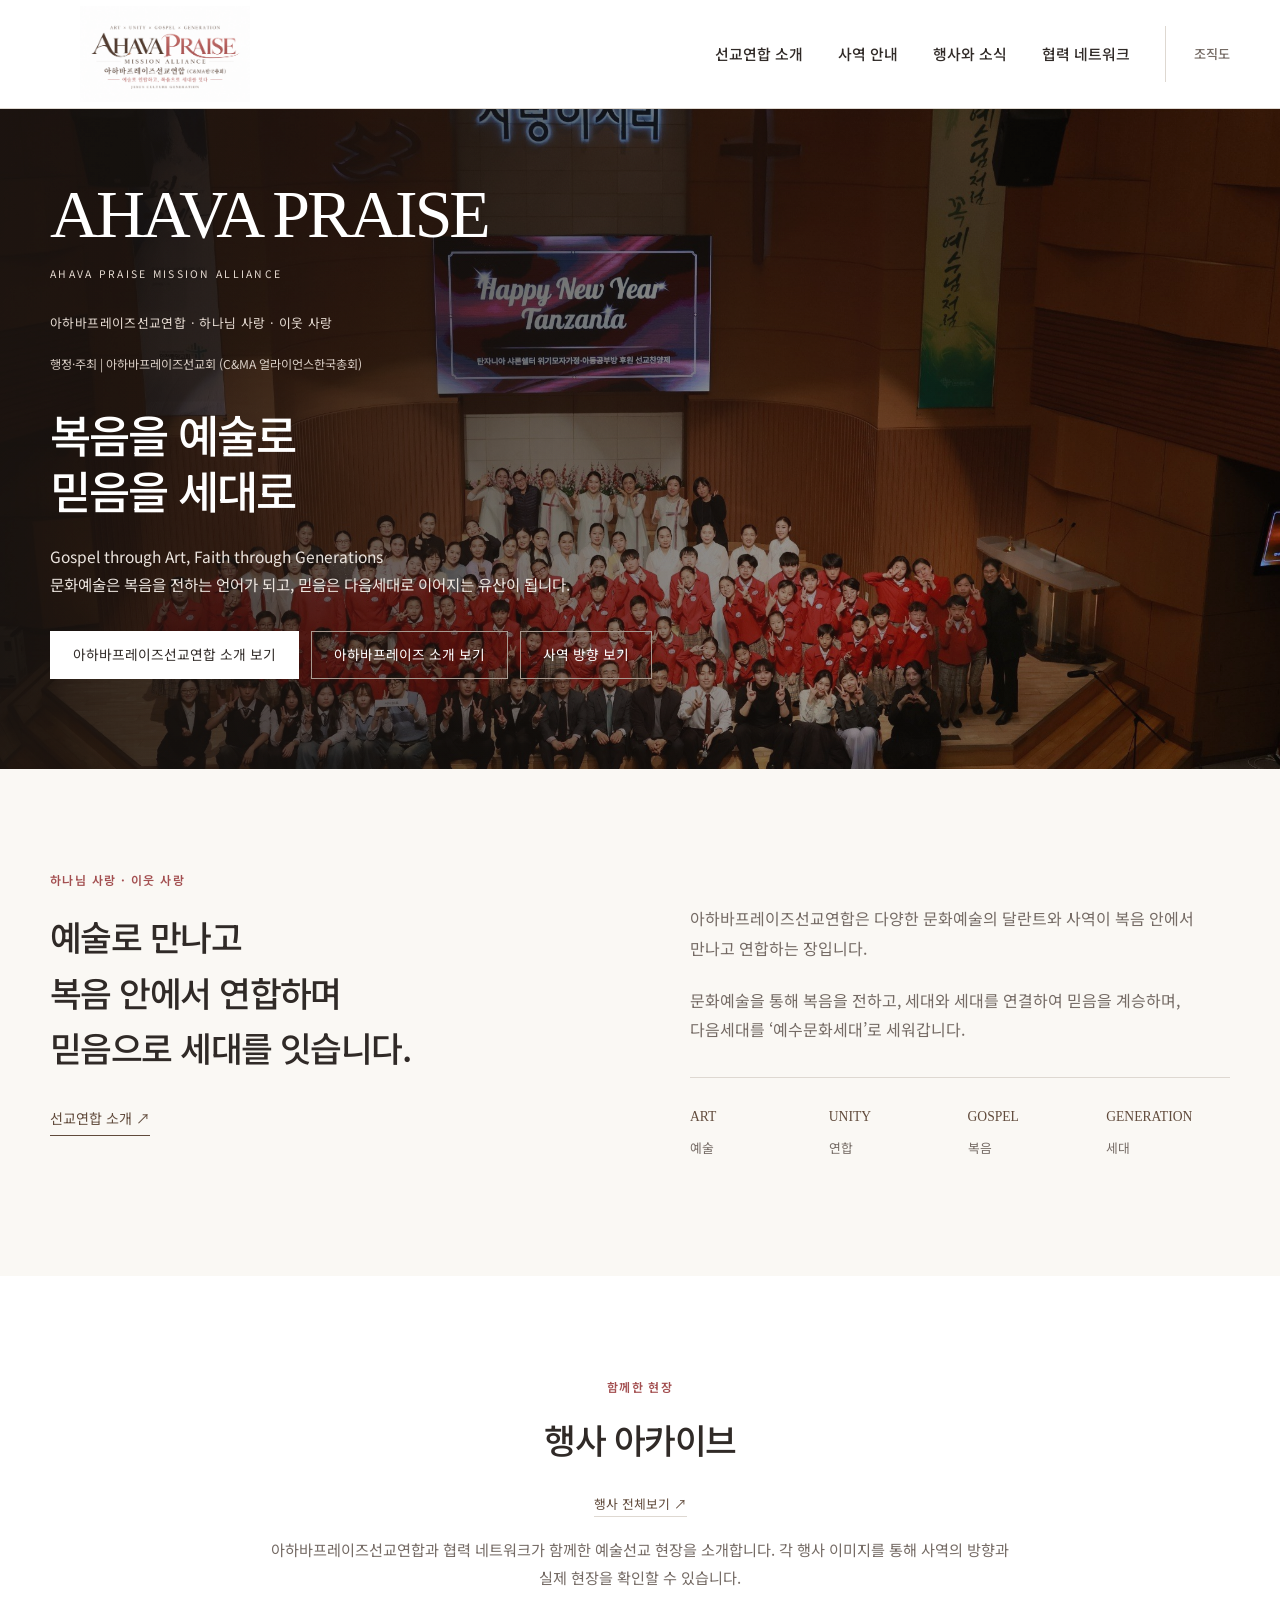
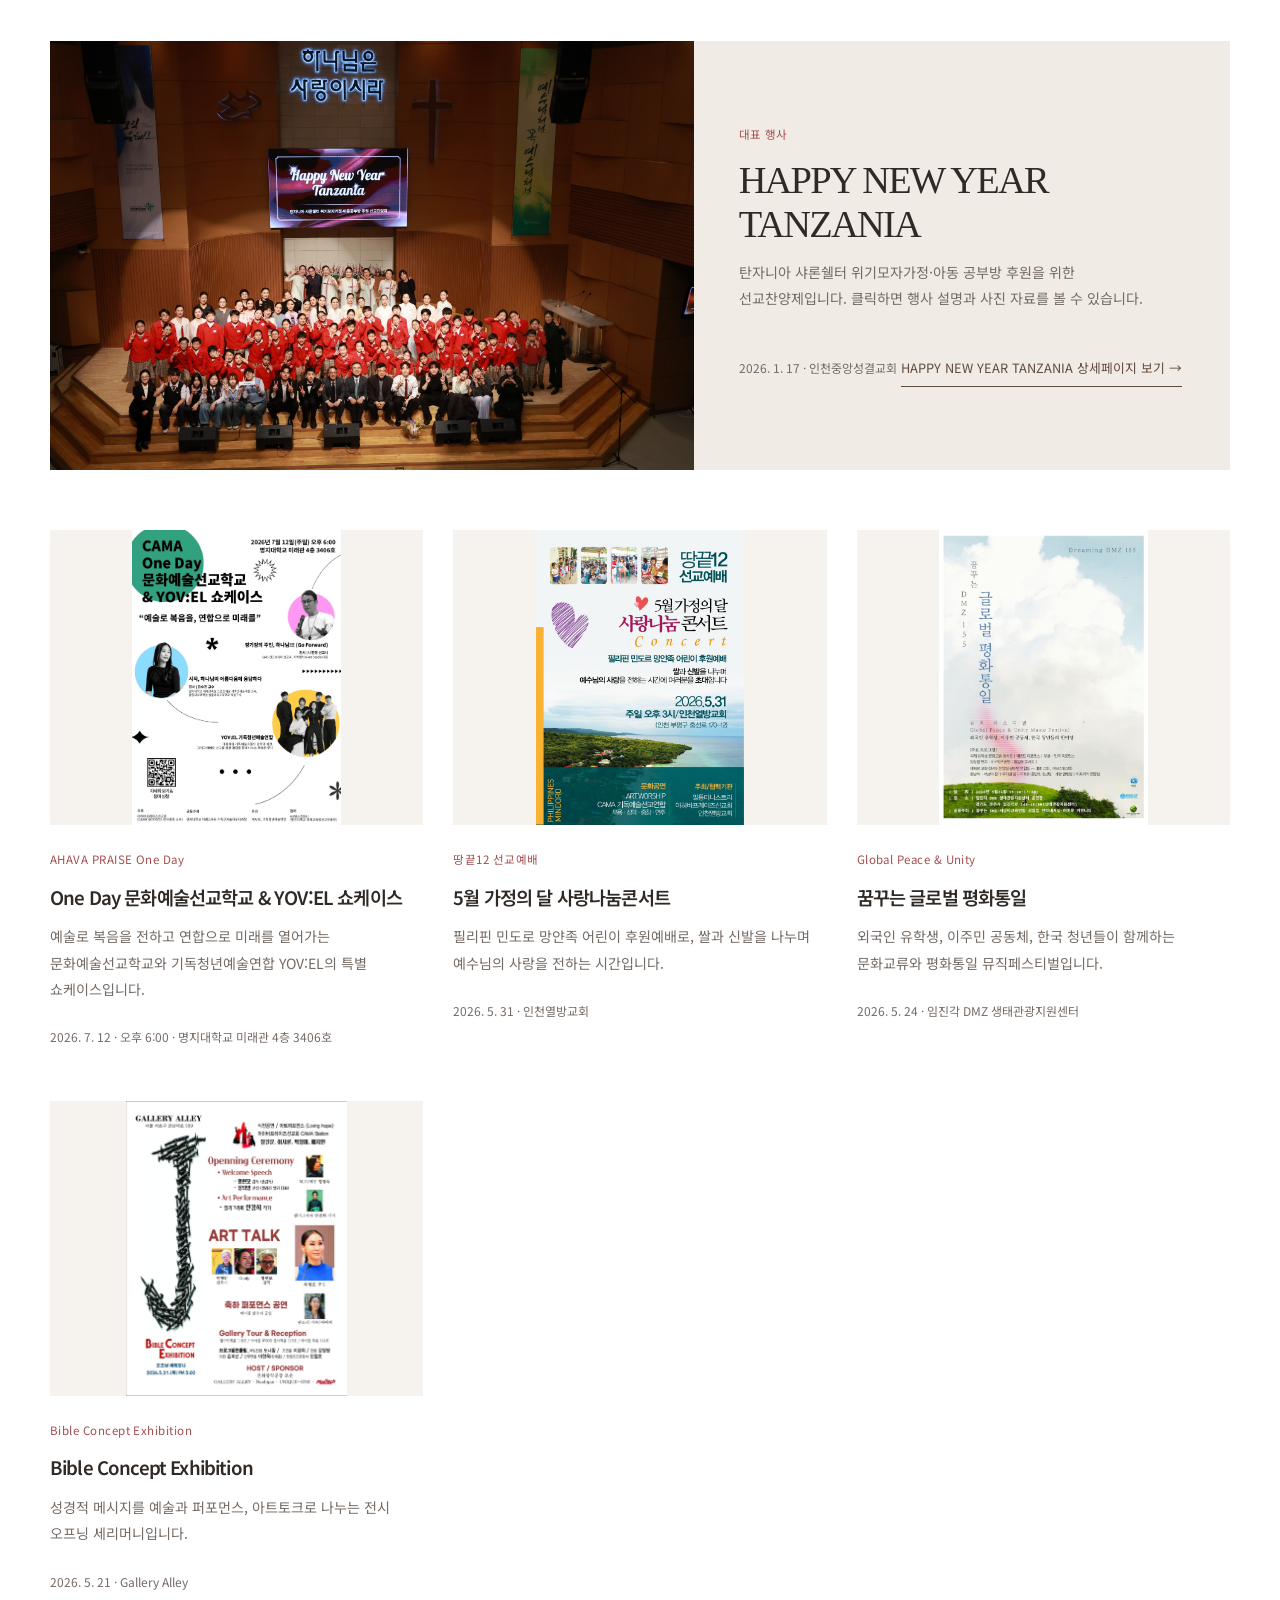
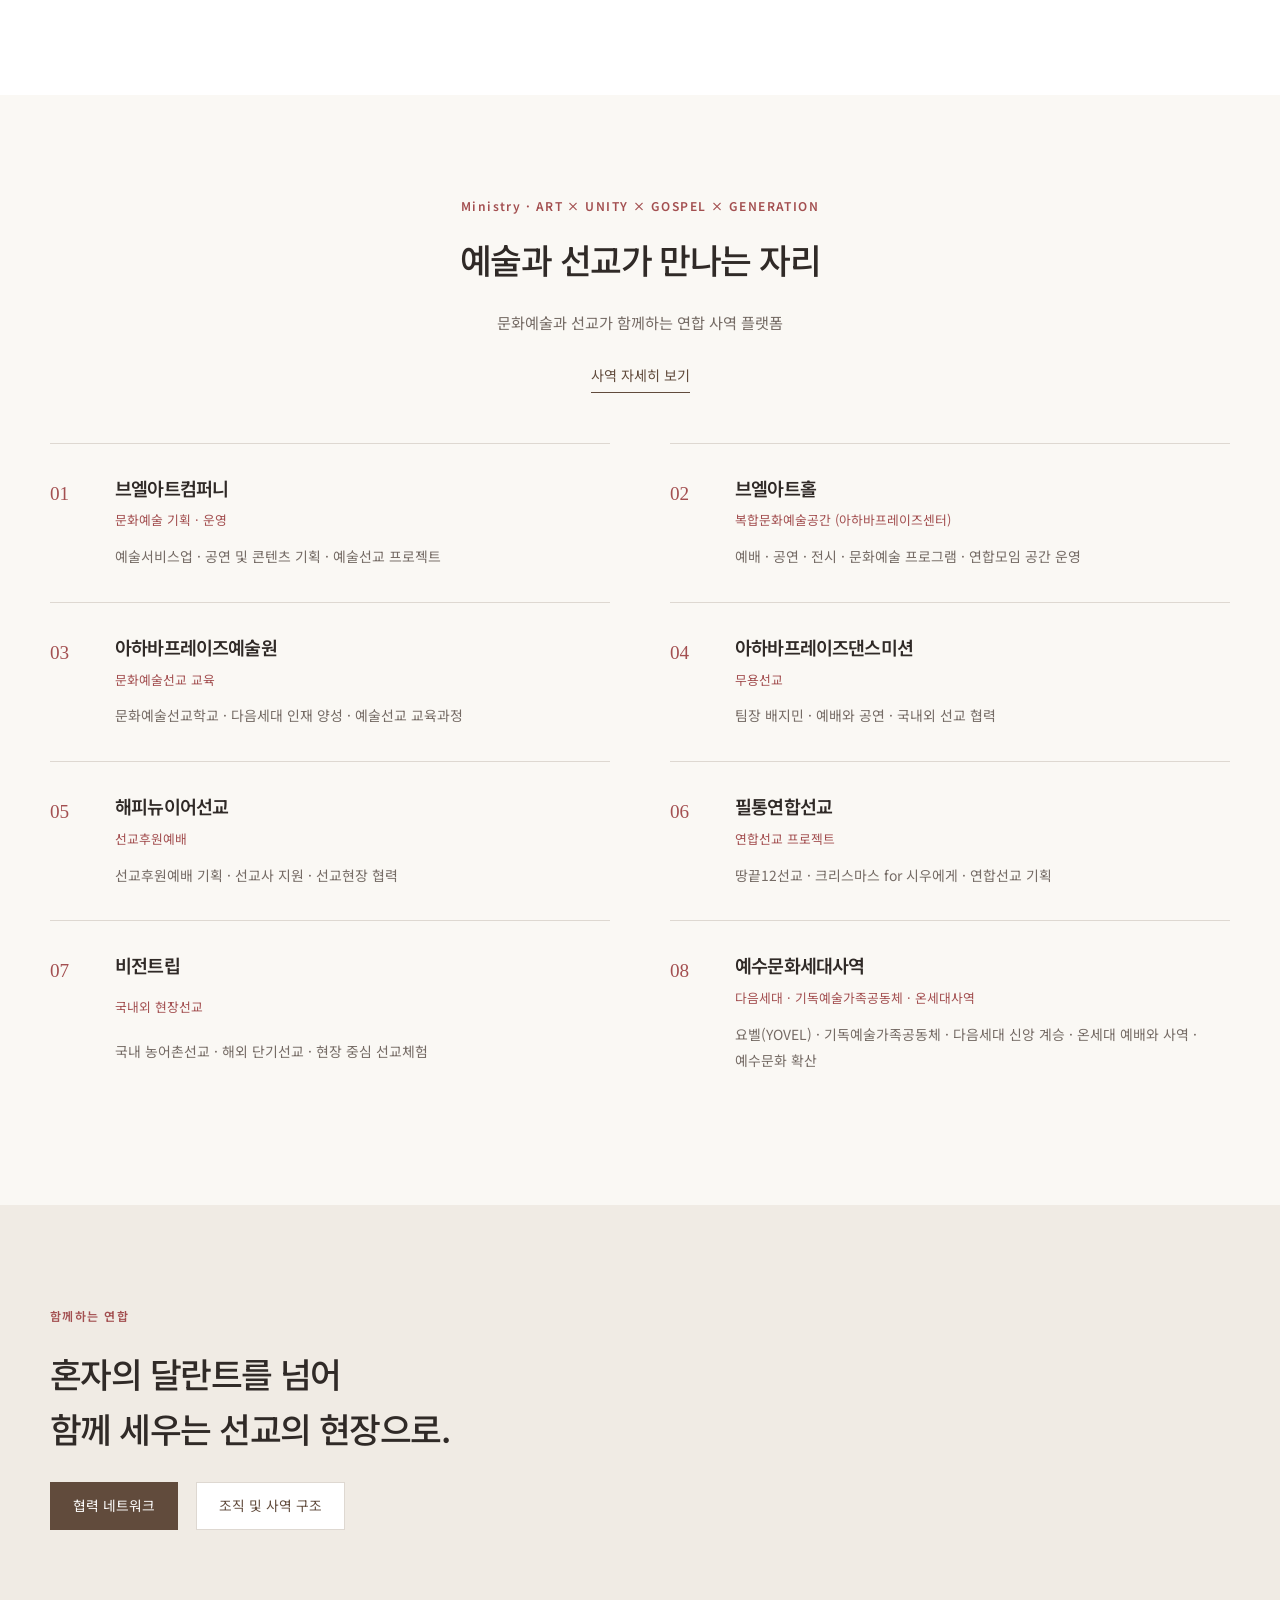
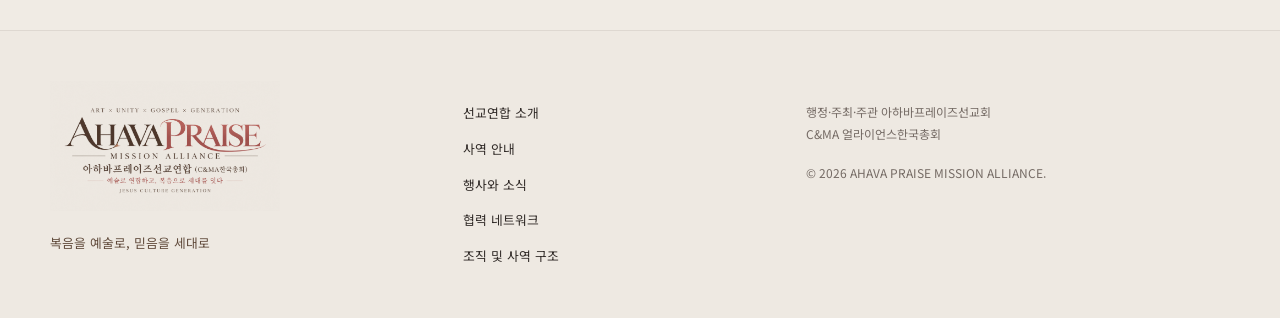
<file: index.html>
<!doctype html>
<html lang="ko">
<head>
  <meta charset="utf-8" />
  <meta name="viewport" content="width=device-width, initial-scale=1" />
  <title>아하바프레이즈선교연합 | 기독예술선교연합 플랫폼</title>
  <meta name="description" content="아하바프레이즈선교연합(AHAVA PRAISE MISSION ALLIANCE)은 예술로 복음을 전하고 세대와 단체가 연합하여 하나님 나라의 문화를 세워가는 기독예술선교연합 플랫폼입니다." />
  <meta name="keywords" content="아하바프레이즈선교연합, AHAVA PRAISE MISSION ALLIANCE, 기독예술선교연합, 예술선교, 아하바프레이즈선교회, 선교, 예배, 문화예술" />
  <meta name="theme-color" content="#FDF8F0" />
  <meta property="og:type" content="website" />
  <meta property="og:title" content="아하바프레이즈선교연합 | 복음을 예술로, 믿음을 세대로" />
  <meta property="og:description" content="기독예술선교연합 플랫폼 아하바프레이즈선교연합. 예술을 통해 복음을 전하고 다음세대와 선교 현장을 세웁니다." />
  <meta property="og:image" content="assets/ahava-praise-logo.png" />
  <link rel="icon" type="image/png" href="assets/ahava-praise-logo.png" />
  <link rel="preload" as="image" href="assets/events/hnyt-hero-background.jpg" />
  <link rel="stylesheet" href="style.css" />
<link rel="canonical" href="https://ahava-praise.vercel.app/" /><meta property="og:url" content="https://ahava-praise.vercel.app/" /></head>
<body>
  <a class="skip-link" href="#main">본문 바로가기</a>

    <header class="site-header" id="top">
    <nav class="nav container" aria-label="주요 메뉴">
      <a class="brand" href="index.html" aria-label="아하바프레이즈선교연합 홈"><img class="brand-logo" src="assets/ahava-praise-logo.png" alt="AHAVA PRAISE 아하바프레이즈선교연합" /></a>
      <button class="nav-toggle" type="button" aria-expanded="false" aria-controls="nav-menu"><span></span><span></span><span></span><span class="sr-only">메뉴 열기</span></button>
      <div class="nav-menu" id="nav-menu">
        <div class="nav-dropdown"><a href="about.html" class="dropdown-trigger">선교연합 소개</a><div class="dropdown-menu"><a href="about.html#about">소개</a><a href="about.html#vision">비전과 사명</a><a href="about.html#history">걸어온 길</a><a href="organization.html">조직 및 사역 구조</a></div></div>
        <a href="ministries.html">사역 안내</a><a href="archive.html">행사와 소식</a><a href="partners.html">협력 네트워크</a><a href="organization.html" class="nav-organization">조직도</a>
      </div>
    </nav>
  </header>

  <main id="main"><section class="hero section-pad">
      <div class="container hero-grid">
        <div class="hero-copy reveal">
          <div class="hero-brand-lockup" aria-label="아하바프레이즈선교연합 AHAVA PRAISE MISSION ALLIANCE">
            <strong class="hero-brand-name">AHAVA PRAISE</strong>
            <span class="hero-brand-full">AHAVA PRAISE MISSION ALLIANCE</span>
          </div>
          <p class="eyebrow">아하바프레이즈선교연합 · 하나님 사랑 · 이웃 사랑</p>
          <p class="hero-host">행정·주최 | 아하바프레이즈선교회 (C&amp;MA 얼라이언스한국총회)</p>
          <h1>복음을 예술로<br />믿음을 세대로</h1>
          <p class="lead">
            Gospel through Art, Faith through Generations<br />
            문화예술은 복음을 전하는 언어가 되고, 믿음은 다음세대로 이어지는 유산이 됩니다.
          </p>
          <div class="hero-actions">
            <a class="btn btn-primary" href="about.html">아하바프레이즈선교연합 소개 보기</a>
            <a class="btn btn-secondary" href="about.html#ahava">아하바프레이즈 소개 보기</a>
            <a class="btn btn-secondary" href="ministries.html">사역 방향 보기</a>
          </div>
        </div>
      </div>
    </section><section class="home-introduction section-pad" id="about"><div class="container home-intro-grid"><div><p class="eyebrow">하나님 사랑 · 이웃 사랑</p><h2>예술로 만나고<br />복음 안에서 연합하며<br />믿음으로 세대를 잇습니다.</h2><a class="text-link" href="about.html">선교연합 소개 ↗</a></div><div><p>아하바프레이즈선교연합은 다양한 문화예술의 달란트와 사역이 복음 안에서 만나고 연합하는 장입니다.</p><p>문화예술을 통해 복음을 전하고, 세대와 세대를 연결하여 믿음을 계승하며, 다음세대를 ‘예수문화세대’로 세워갑니다.</p><dl class="intro-values"><div><dt>ART</dt><dd>예술</dd></div><div><dt>UNITY</dt><dd>연합</dd></div><div><dt>GOSPEL</dt><dd>복음</dd></div><div><dt>GENERATION</dt><dd>세대</dd></div></dl></div></div></section><section class="section-pad event-section" id="event-archive">
      <div class="container centered-heading reveal">
        <p class="eyebrow">함께한 현장</p>
        <h2>행사 아카이브</h2><a class="section-more" href="archive.html">행사 전체보기 ↗</a>
        <p>아하바프레이즈선교연합과 협력 네트워크가 함께한 예술선교 현장을 소개합니다. 각 행사 이미지를 통해 사역의 방향과 실제 현장을 확인할 수 있습니다.</p>
      </div>

      <div class="container archive-grid" aria-label="아하바프레이즈선교연합 행사 아카이브 목록">
        <a class="archive-card archive-card-featured reveal" href="happy-new-year-tanzania.html">
          <img src="assets/events/hnyt-stage-group.jpg" alt="Happy New Year Tanzania 행사 전체 단체 기념사진" loading="lazy" />
          <div>
            <span class="event-badge">대표 행사</span>
            <h3>HAPPY NEW YEAR TANZANIA</h3>
            <p>탄자니아 샤론쉘터 위기모자가정·아동 공부방 후원을 위한 선교찬양제입니다. 클릭하면 행사 설명과 사진 자료를 볼 수 있습니다.</p>
            <small>2026. 1. 17 · 인천중앙성결교회</small>
            <span class="archive-cta">HAPPY NEW YEAR TANZANIA 상세페이지 보기 →</span>
          </div>
        </a>

        <a class="archive-card archive-card-one-day reveal delay-1" href="one-day-cultural-mission-school.html">
          <img src="assets/events/one-day-cultural-mission-poster.jpg" alt="AHAVA PRAISE One Day 문화예술선교학교와 YOV:EL 쇼케이스 포스터" loading="lazy" />
          <div>
            <span class="event-badge">AHAVA PRAISE One Day</span>
            <h3>One Day 문화예술선교학교 &amp; YOV:EL 쇼케이스</h3>
            <p>예술로 복음을 전하고 연합으로 미래를 열어가는 문화예술선교학교와 기독청년예술연합 YOV:EL의 특별 쇼케이스입니다.</p>
            <small>2026. 7. 12 · 오후 6:00 · 명지대학교 미래관 4층 3406호</small>
          </div>
        </a>

        <article class="archive-card reveal delay-2">
          <img src="assets/events/love-sharing-concert.jpg" alt="땅끝12 선교예배 5월 가정의 달 사랑나눔콘서트 포스터" loading="lazy" />
          <div>
            <span class="event-badge">땅끝12 선교예배</span>
            <h3>5월 가정의 달 사랑나눔콘서트</h3>
            <p>필리핀 민도로 망얀족 어린이 후원예배로, 쌀과 신발을 나누며 예수님의 사랑을 전하는 시간입니다.</p>
            <small>2026. 5. 31 · 인천열방교회</small>
          </div>
        </article>

        <article class="archive-card reveal delay-2">
          <img src="assets/events/dreaming-dmz.jpg" alt="Dreaming DMZ 155 꿈꾸는 글로벌 평화통일 뮤직페스티벌 포스터" loading="lazy" />
          <div>
            <span class="event-badge">Global Peace &amp; Unity</span>
            <h3>꿈꾸는 글로벌 평화통일</h3>
            <p>외국인 유학생, 이주민 공동체, 한국 청년들이 함께하는 문화교류와 평화통일 뮤직페스티벌입니다.</p>
            <small>2026. 5. 24 · 임진각 DMZ 생태관광지원센터</small>
          </div>
        </article>

        <article class="archive-card reveal delay-3">
          <img src="assets/events/bible-concept-exhibition.jpg" alt="Bible Concept Exhibition 오프닝 세리머니 포스터" loading="lazy" />
          <div>
            <span class="event-badge">Bible Concept Exhibition</span>
            <h3>Bible Concept Exhibition</h3>
            <p>성경적 메시지를 예술과 퍼포먼스, 아트토크로 나누는 전시 오프닝 세리머니입니다.</p>
            <small>2026. 5. 21 · Gallery Alley</small>
          </div>
        </article>
      </div>
    </section><section class="section-pad" id="ministry">
      <div class="container centered-heading reveal"><p class="eyebrow">Ministry · ART × UNITY × GOSPEL × GENERATION</p><h2>예술과 선교가 만나는 자리</h2><p>문화예술과 선교가 함께하는 연합 사역 플랫폼</p><a class="text-link" href="ministries.html">사역 자세히 보기</a></div>
      <div class="container ministry-grid">
        <article class="ministry-card reveal"><span>01</span><h3>브엘아트컴퍼니</h3><p class="en">문화예술 기획 · 운영</p><p>예술서비스업 · 공연 및 콘텐츠 기획 · 예술선교 프로젝트</p></article>
        <article class="ministry-card reveal"><span>02</span><h3>브엘아트홀</h3><p class="en">복합문화예술공간 (아하바프레이즈센터)</p><p>예배 · 공연 · 전시 · 문화예술 프로그램 · 연합모임 공간 운영</p></article>
        <article class="ministry-card reveal"><span>03</span><h3>아하바프레이즈예술원</h3><p class="en">문화예술선교 교육</p><p>문화예술선교학교 · 다음세대 인재 양성 · 예술선교 교육과정</p></article>
        <article class="ministry-card reveal"><span>04</span><h3>아하바프레이즈댄스미션</h3><p class="en">무용선교</p><p>팀장 배지민 · 예배와 공연 · 국내외 선교 협력</p></article>
        <article class="ministry-card reveal"><span>05</span><h3>해피뉴이어선교</h3><p class="en">선교후원예배</p><p>선교후원예배 기획 · 선교사 지원 · 선교현장 협력</p></article>
        <article class="ministry-card reveal"><span>06</span><h3>필통연합선교</h3><p class="en">연합선교 프로젝트</p><p>땅끝12선교 · 크리스마스 for 시우에게 · 연합선교 기획</p></article>
        <article class="ministry-card reveal"><span>07</span><h3>비전트립</h3><p class="en">국내외 현장선교</p><p>국내 농어촌선교 · 해외 단기선교 · 현장 중심 선교체험</p></article>
        <article class="ministry-card reveal"><span>08</span><h3>예수문화세대사역</h3><p class="en">다음세대 · 기독예술가족공동체 · 온세대사역</p><p>요벨(YOVEL) · 기독예술가족공동체 · 다음세대 신앙 계승 · 온세대 예배와 사역 · 예수문화 확산</p></article>
      </div>
    </section><section class="home-network section-pad"><div class="container"><p class="eyebrow">함께하는 연합</p><h2>혼자의 달란트를 넘어<br />함께 세우는 선교의 현장으로.</h2><div class="link-actions"><a class="btn btn-primary" href="partners.html">협력 네트워크</a><a class="btn btn-secondary" href="organization.html">조직 및 사역 구조</a></div></div></section></main>

    <footer class="site-footer"><div class="container footer-inner">
    <div class="footer-brand"><img class="footer-logo" src="assets/ahava-praise-logo.png" alt="아하바프레이즈선교연합 로고" /><p>복음을 예술로, 믿음을 세대로</p></div>
    <div class="footer-links"><a href="about.html">선교연합 소개</a><a href="ministries.html">사역 안내</a><a href="archive.html">행사와 소식</a><a href="partners.html">협력 네트워크</a><a href="organization.html">조직 및 사역 구조</a></div>
    <div class="footer-meta"><p>행정·주최·주관 아하바프레이즈선교회<br />C&amp;MA 얼라이언스한국총회</p><p>© <span id="year"></span> AHAVA PRAISE MISSION ALLIANCE.</p></div>
  </div></footer>

  <button class="top-button" type="button" aria-label="맨 위로 이동">↑</button>

  <script type="application/ld+json">
  {
    "@context": "https://schema.org",
    "@type": "Organization",
    "name": "아하바프레이즈선교연합",
    "alternateName": "AHAVA PRAISE MISSION ALLIANCE",
    "description": "기독예술선교연합 플랫폼 아하바프레이즈선교연합은 아하바프레이즈선교회가 주관·주최 및 행정 주최 단체로 함께하며, 예술로 복음을 전하고 세대와 단체가 연합하여 하나님 나라의 문화를 세워가는 선교 공동체입니다.",
    "url": "https://ahava-praise.vercel.app/"
  }
  </script>
  <script src="script.js"></script>
</body>
</html>
</file>
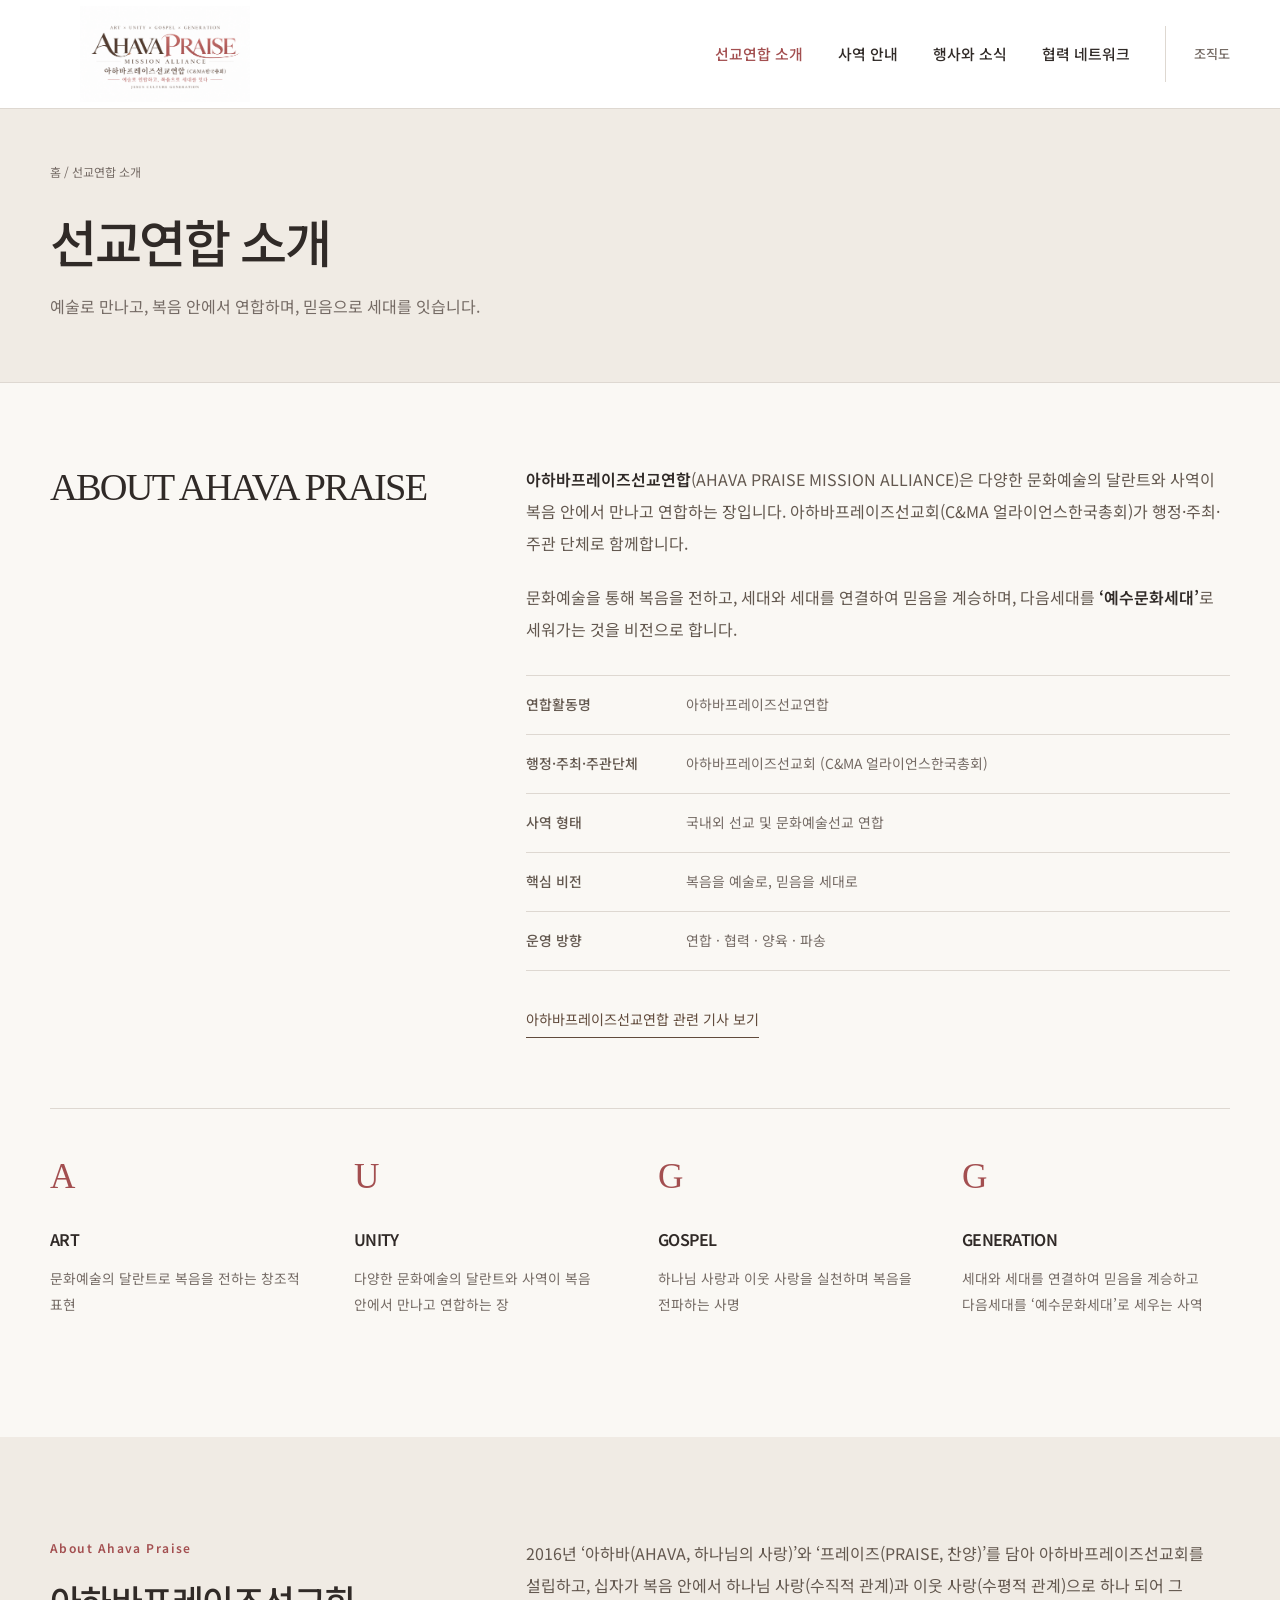
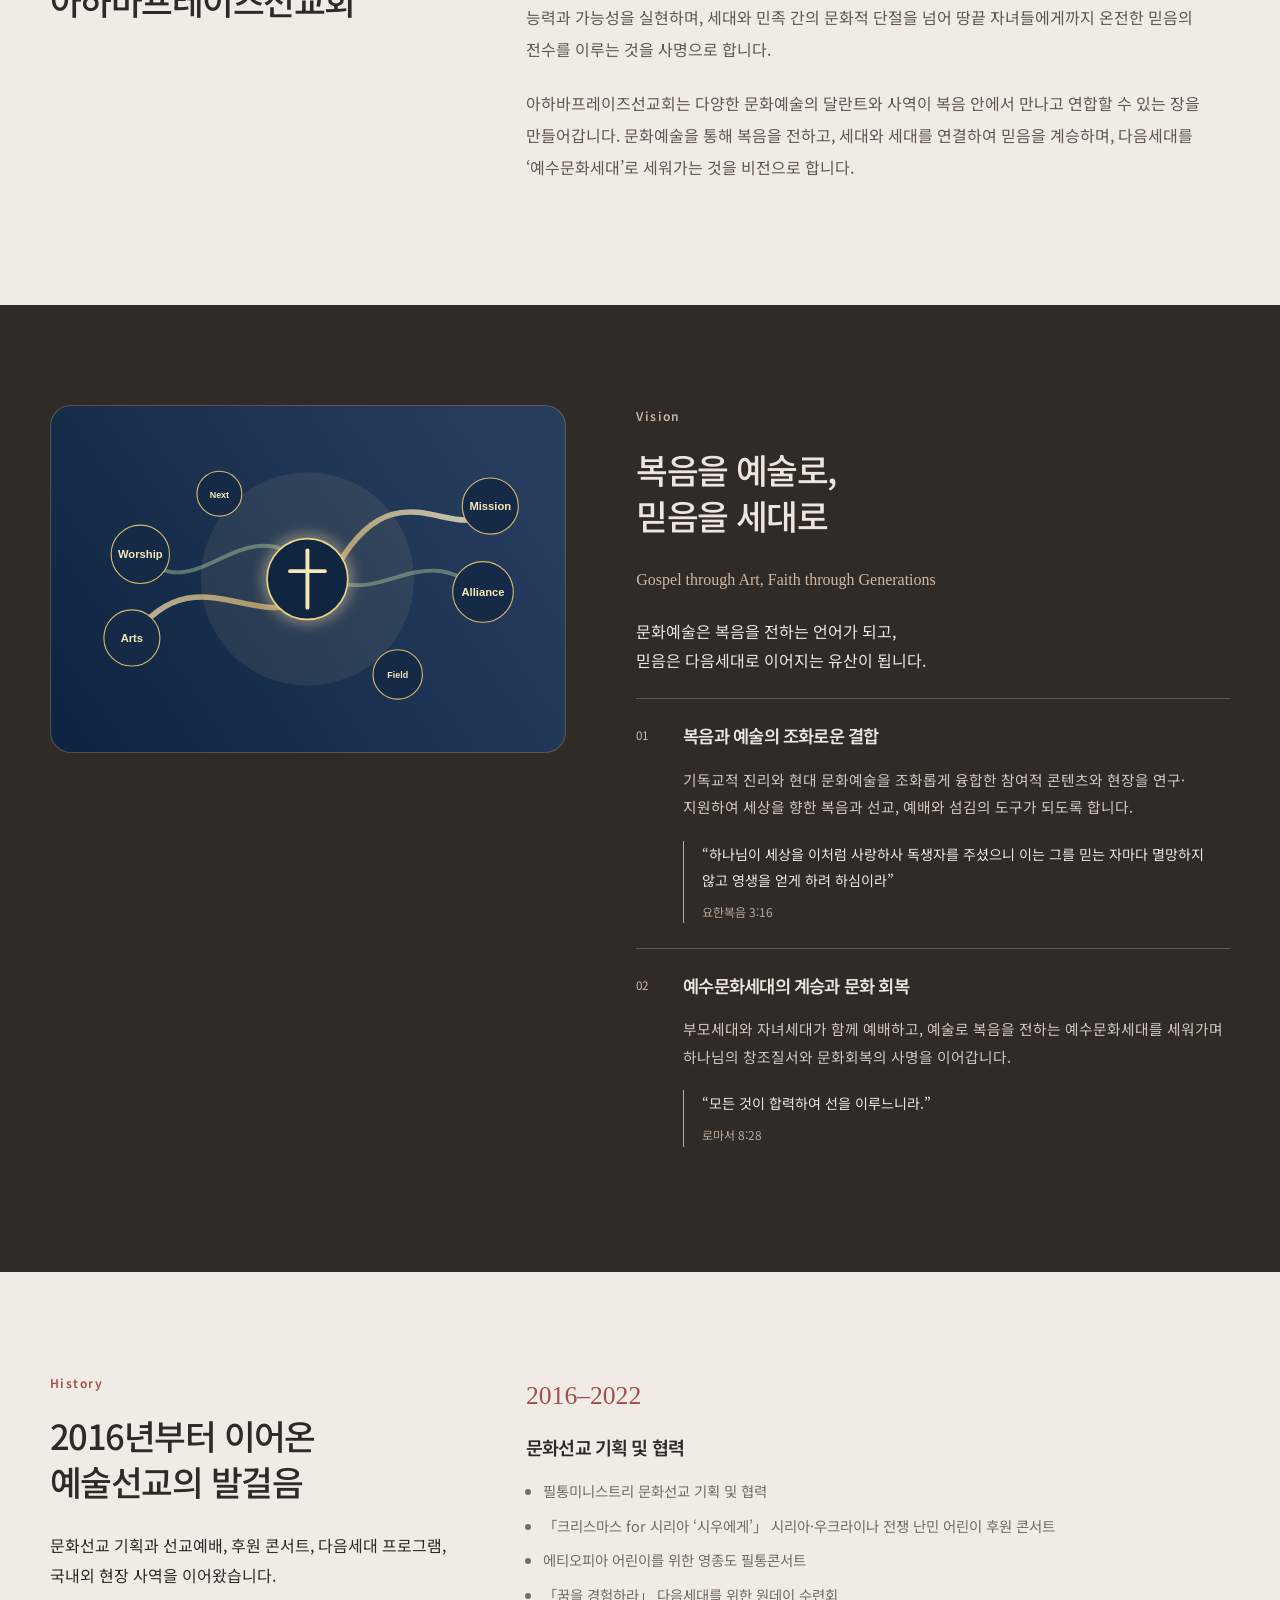
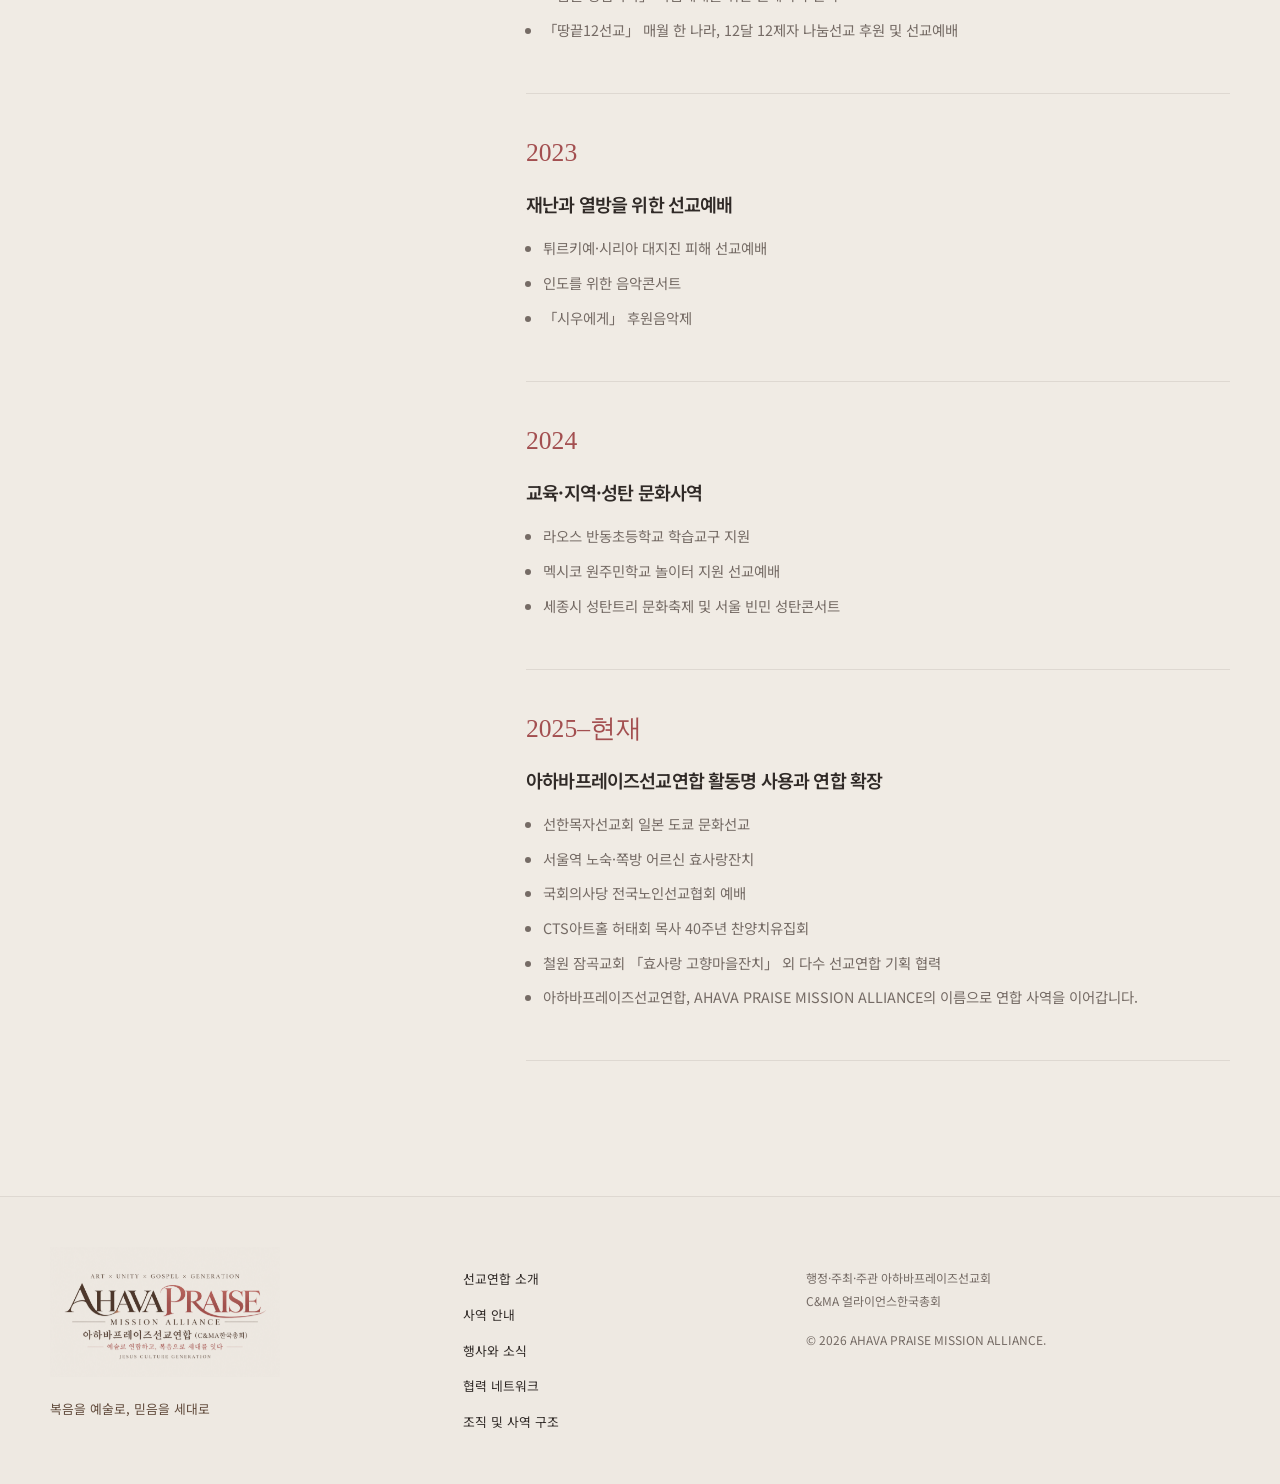
<file: about.html>
<!doctype html>
<html lang="ko"><head><meta charset="utf-8" /><meta name="viewport" content="width=device-width, initial-scale=1" /><title>선교연합 소개 | 아하바프레이즈선교연합</title><meta name="description" content="예술로 만나고, 복음 안에서 연합하며, 믿음으로 세대를 잇습니다." /><link rel="icon" type="image/png" href="assets/ahava-praise-logo.png" /><link rel="stylesheet" href="style.css" /><link rel="canonical" href="https://ahava-praise.vercel.app/about.html" /><meta property="og:url" content="https://ahava-praise.vercel.app/about.html" /></head><body><a class="skip-link" href="#main">본문 바로가기</a>
    <header class="site-header" id="top">
    <nav class="nav container" aria-label="주요 메뉴">
      <a class="brand" href="index.html" aria-label="아하바프레이즈선교연합 홈"><img class="brand-logo" src="assets/ahava-praise-logo.png" alt="AHAVA PRAISE 아하바프레이즈선교연합" /></a>
      <button class="nav-toggle" type="button" aria-expanded="false" aria-controls="nav-menu"><span></span><span></span><span></span><span class="sr-only">메뉴 열기</span></button>
      <div class="nav-menu" id="nav-menu">
        <div class="nav-dropdown"><a href="about.html" class="dropdown-trigger">선교연합 소개</a><div class="dropdown-menu"><a href="about.html#about">소개</a><a href="about.html#vision">비전과 사명</a><a href="about.html#history">걸어온 길</a><a href="organization.html">조직 및 사역 구조</a></div></div>
        <a href="ministries.html">사역 안내</a><a href="archive.html">행사와 소식</a><a href="partners.html">협력 네트워크</a><a href="organization.html" class="nav-organization">조직도</a>
      </div>
    </nav>
  </header><main id="main"><div class="page-heading"><div class="container"><p class="breadcrumb"><a href="index.html">홈</a> / 선교연합 소개</p><h1>선교연합 소개</h1><p>예술로 만나고, 복음 안에서 연합하며, 믿음으로 세대를 잇습니다.</p></div></div><section class="section-pad" id="about">
      <div class="container two-col">
        <div class="section-heading reveal">
          <h2 class="about-title">ABOUT AHAVA PRAISE</h2>
        </div>
        <div class="rich-text reveal delay-1">
          <p>
            <strong>아하바프레이즈선교연합</strong>(AHAVA PRAISE MISSION ALLIANCE)은 다양한 문화예술의 달란트와 사역이 복음 안에서 만나고 연합하는 장입니다. 아하바프레이즈선교회(C&amp;MA 얼라이언스한국총회)가 행정·주최·주관 단체로 함께합니다.
          </p>
          <p>
            문화예술을 통해 복음을 전하고, 세대와 세대를 연결하여 믿음을 계승하며, 다음세대를 <strong>‘예수문화세대’</strong>로 세워가는 것을 비전으로 합니다.
          </p>
          <dl class="alliance-facts">
            <div><dt>연합활동명</dt><dd>아하바프레이즈선교연합</dd></div>
            <div><dt>행정·주최·주관단체</dt><dd>아하바프레이즈선교회 (C&amp;MA 얼라이언스한국총회)</dd></div>
            <div><dt>사역 형태</dt><dd>국내외 선교 및 문화예술선교 연합</dd></div>
            <div><dt>핵심 비전</dt><dd>복음을 예술로, 믿음을 세대로</dd></div>
            <div><dt>운영 방향</dt><dd>연합 · 협력 · 양육 · 파송</dd></div>
          </dl>
          <div class="link-actions">
            <a class="text-link" href="https://www.bonhd.net/news/articleView.html?idxno=18332" target="_blank" rel="noopener noreferrer">아하바프레이즈선교연합 관련 기사 보기</a>
          </div>
        </div>
      </div>

      <div class="container cards-grid name-grid">
        <article class="card reveal">
          <span class="card-icon">A</span>
          <h3>ART</h3>
          <p>문화예술의 달란트로 복음을 전하는 창조적 표현</p>
        </article>
        <article class="card reveal delay-1">
          <span class="card-icon">U</span>
          <h3>UNITY</h3>
          <p>다양한 문화예술의 달란트와 사역이 복음 안에서 만나고 연합하는 장</p>
        </article>
        <article class="card reveal delay-2">
          <span class="card-icon">G</span>
          <h3>GOSPEL</h3>
          <p>하나님 사랑과 이웃 사랑을 실천하며 복음을 전파하는 사명</p>
        </article>
        <article class="card reveal delay-3">
          <span class="card-icon">G</span>
          <h3>GENERATION</h3>
          <p>세대와 세대를 연결하여 믿음을 계승하고 다음세대를 ‘예수문화세대’로 세우는 사역</p>
        </article>
      </div>
    </section><section class="section-pad ahava-section" id="ahava">
      <div class="container two-col">
        <div class="section-heading reveal">
          <p class="eyebrow">About Ahava Praise</p>
          <h2>아하바프레이즈선교회</h2>
        </div>
        <div class="rich-text reveal delay-1">
          <p>
            2016년 ‘아하바(AHAVA, 하나님의 사랑)’와 ‘프레이즈(PRAISE, 찬양)’를 담아 아하바프레이즈선교회를 설립하고, 십자가 복음 안에서 하나님 사랑(수직적 관계)과 이웃 사랑(수평적 관계)으로 하나 되어 그 능력과 가능성을 실현하며, 세대와 민족 간의 문화적 단절을 넘어 땅끝 자녀들에게까지 온전한 믿음의 전수를 이루는 것을 사명으로 합니다.
          </p>
          <p>
            아하바프레이즈선교회는 다양한 문화예술의 달란트와 사역이 복음 안에서 만나고 연합할 수 있는 장을 만들어갑니다. 문화예술을 통해 복음을 전하고, 세대와 세대를 연결하여 믿음을 계승하며, 다음세대를 ‘예수문화세대’로 세워가는 것을 비전으로 합니다.
          </p>
        </div>
      </div>
    </section><section class="section-pad section-deep" id="vision">
      <div class="container vision-grid">
        <div class="vision-art reveal">
          <img src="assets/mission-visual.svg" alt="예배, 예술, 선교, 연합이 연결되는 추상 네트워크 이미지" />
        </div>
        <div class="reveal delay-1">
          <p class="eyebrow">Vision</p>
          <h2>복음을 예술로,<br />믿음을 세대로</h2>
          <p class="vision-translation">Gospel through Art, Faith through Generations</p>
          <p>문화예술은 복음을 전하는 언어가 되고,<br />믿음은 다음세대로 이어지는 유산이 됩니다.</p>
          <div class="vision-list">
            <article>
              <span>01</span>
              <div>
                <h3>복음과 예술의 조화로운 결합</h3>
                <p>기독교적 진리와 현대 문화예술을 조화롭게 융합한 참여적 콘텐츠와 현장을 연구·지원하여 세상을 향한 복음과 선교, 예배와 섬김의 도구가 되도록 합니다.</p>
                <blockquote>“하나님이 세상을 이처럼 사랑하사 독생자를 주셨으니 이는 그를 믿는 자마다 멸망하지 않고 영생을 얻게 하려 하심이라” <cite>요한복음 3:16</cite></blockquote>
              </div>
            </article>
            <article>
              <span>02</span>
              <div>
                <h3>예수문화세대의 계승과 문화 회복</h3>
                <p>부모세대와 자녀세대가 함께 예배하고, 예술로 복음을 전하는 예수문화세대를 세워가며 하나님의 창조질서와 문화회복의 사명을 이어갑니다.</p>
                <blockquote>“모든 것이 합력하여 선을 이루느니라.” <cite>로마서 8:28</cite></blockquote>
              </div>
            </article>
          </div>
        </div>
      </div>
    </section><section class="section-pad history-section" id="history">
      <div class="container two-col top-align">
        <div class="section-heading reveal sticky-heading">
          <p class="eyebrow">History</p>
          <h2>2016년부터 이어온 예술선교의 발걸음</h2>
          <p>문화선교 기획과 선교예배, 후원 콘서트, 다음세대 프로그램, 국내외 현장 사역을 이어왔습니다.</p>
        </div>
        <div class="timeline reveal delay-1">
          <article>
            <time>2016–2022</time>
            <h3>문화선교 기획 및 협력</h3>
            <ul>
              <li>필통미니스트리 문화선교 기획 및 협력</li>
              <li>「크리스마스 for 시리아 ‘시우에게’」 시리아·우크라이나 전쟁 난민 어린이 후원 콘서트</li>
              <li>에티오피아 어린이를 위한 영종도 필통콘서트</li>
              <li>「꿈을 경험하라」 다음세대를 위한 원데이 수련회</li>
              <li>「땅끝12선교」 매월 한 나라, 12달 12제자 나눔선교 후원 및 선교예배</li>
            </ul>
          </article>
          <article>
            <time>2023</time>
            <h3>재난과 열방을 위한 선교예배</h3>
            <ul>
              <li>튀르키예·시리아 대지진 피해 선교예배</li>
              <li>인도를 위한 음악콘서트</li>
              <li>「시우에게」 후원음악제</li>
            </ul>
          </article>
          <article>
            <time>2024</time>
            <h3>교육·지역·성탄 문화사역</h3>
            <ul>
              <li>라오스 반동초등학교 학습교구 지원</li>
              <li>멕시코 원주민학교 놀이터 지원 선교예배</li>
              <li>세종시 성탄트리 문화축제 및 서울 빈민 성탄콘서트</li>
            </ul>
          </article>
          <article>
            <time>2025–현재</time>
            <h3>아하바프레이즈선교연합 활동명 사용과 연합 확장</h3>
            <ul>
              <li>선한목자선교회 일본 도쿄 문화선교</li>
              <li>서울역 노숙·쪽방 어르신 효사랑잔치</li>
              <li>국회의사당 전국노인선교협회 예배</li>
              <li>CTS아트홀 허태회 목사 40주년 찬양치유집회</li>
              <li>철원 잠곡교회 「효사랑 고향마을잔치」 외 다수 선교연합 기획 협력</li>
              <li>아하바프레이즈선교연합, AHAVA PRAISE MISSION ALLIANCE의 이름으로 연합 사역을 이어갑니다.</li>
            </ul>
          </article>
        </div>
      </div>
    </section></main>    <footer class="site-footer"><div class="container footer-inner">
    <div class="footer-brand"><img class="footer-logo" src="assets/ahava-praise-logo.png" alt="아하바프레이즈선교연합 로고" /><p>복음을 예술로, 믿음을 세대로</p></div>
    <div class="footer-links"><a href="about.html">선교연합 소개</a><a href="ministries.html">사역 안내</a><a href="archive.html">행사와 소식</a><a href="partners.html">협력 네트워크</a><a href="organization.html">조직 및 사역 구조</a></div>
    <div class="footer-meta"><p>행정·주최·주관 아하바프레이즈선교회<br />C&amp;MA 얼라이언스한국총회</p><p>© <span id="year"></span> AHAVA PRAISE MISSION ALLIANCE.</p></div>
  </div></footer><button class="top-button" type="button" aria-label="맨 위로 이동">↑</button><script src="script.js"></script></body></html>
</file>
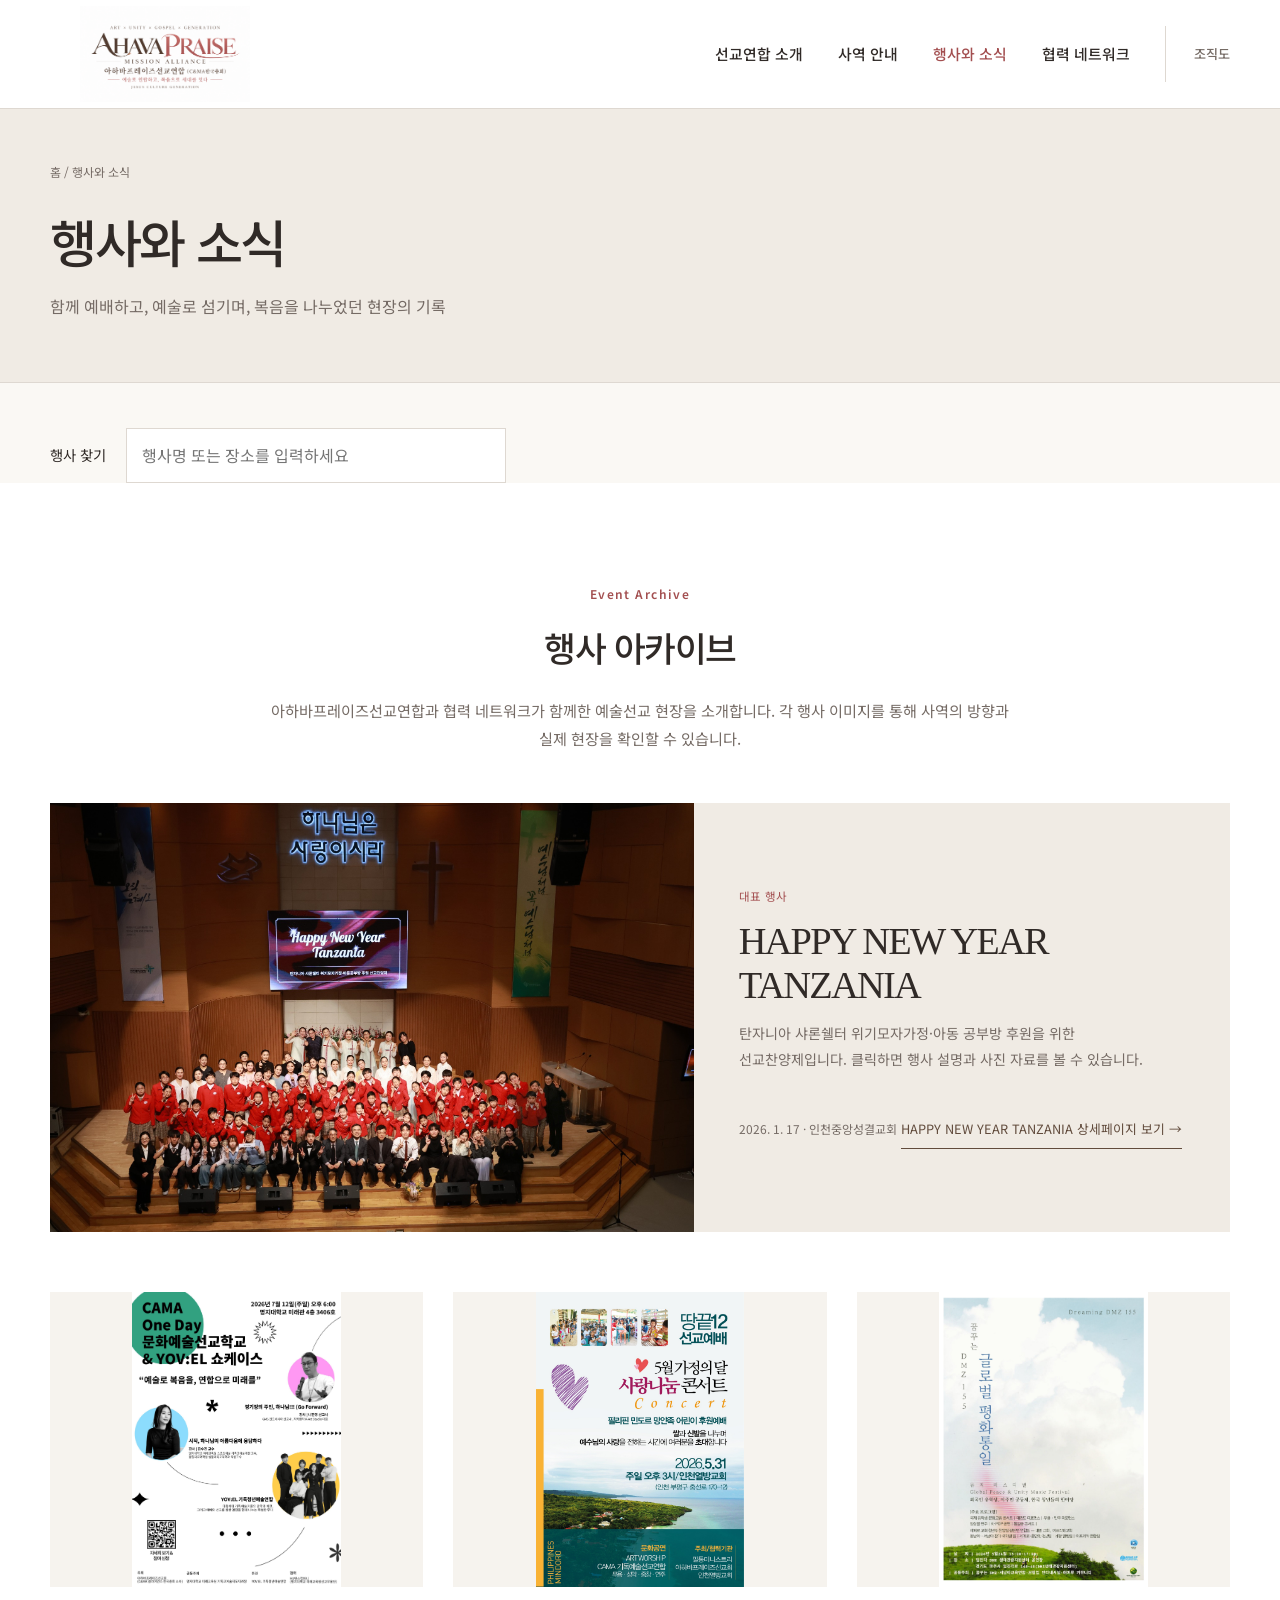
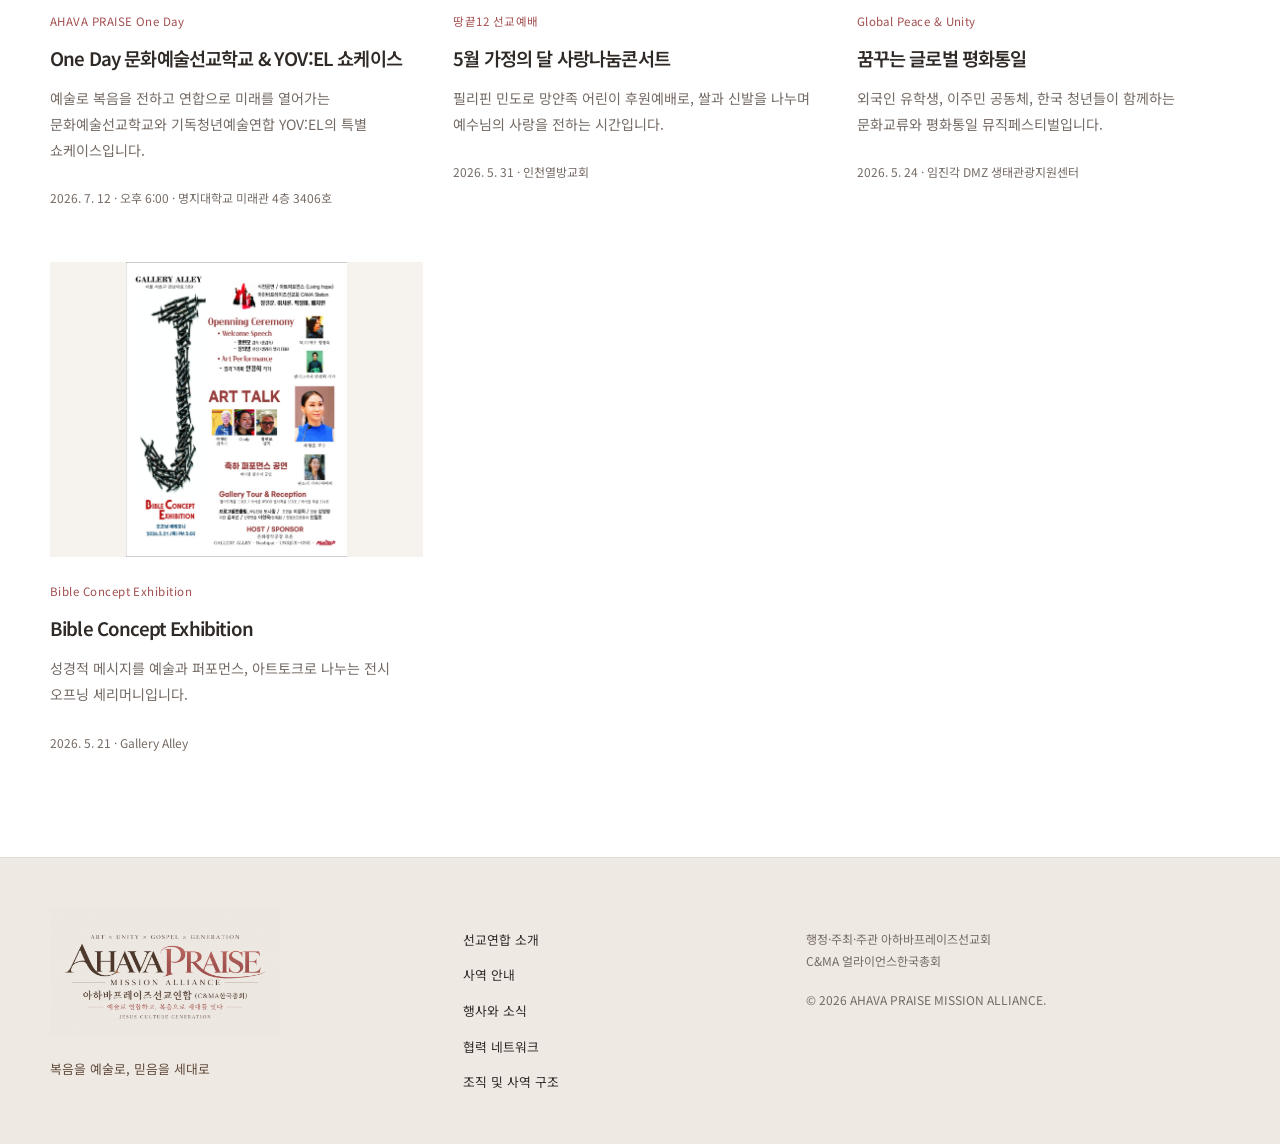
<file: archive.html>
<!doctype html>
<html lang="ko"><head><meta charset="utf-8" /><meta name="viewport" content="width=device-width, initial-scale=1" /><title>행사와 소식 | 아하바프레이즈선교연합</title><meta name="description" content="함께 예배하고, 예술로 섬기며, 복음을 나누었던 현장의 기록" /><link rel="icon" type="image/png" href="assets/ahava-praise-logo.png" /><link rel="stylesheet" href="style.css" /><link rel="canonical" href="https://ahava-praise.vercel.app/archive.html" /><meta property="og:url" content="https://ahava-praise.vercel.app/archive.html" /></head><body><a class="skip-link" href="#main">본문 바로가기</a>
    <header class="site-header" id="top">
    <nav class="nav container" aria-label="주요 메뉴">
      <a class="brand" href="index.html" aria-label="아하바프레이즈선교연합 홈"><img class="brand-logo" src="assets/ahava-praise-logo.png" alt="AHAVA PRAISE 아하바프레이즈선교연합" /></a>
      <button class="nav-toggle" type="button" aria-expanded="false" aria-controls="nav-menu"><span></span><span></span><span></span><span class="sr-only">메뉴 열기</span></button>
      <div class="nav-menu" id="nav-menu">
        <div class="nav-dropdown"><a href="about.html" class="dropdown-trigger">선교연합 소개</a><div class="dropdown-menu"><a href="about.html#about">소개</a><a href="about.html#vision">비전과 사명</a><a href="about.html#history">걸어온 길</a><a href="organization.html">조직 및 사역 구조</a></div></div>
        <a href="ministries.html">사역 안내</a><a href="archive.html">행사와 소식</a><a href="partners.html">협력 네트워크</a><a href="organization.html" class="nav-organization">조직도</a>
      </div>
    </nav>
  </header><main id="main"><div class="page-heading"><div class="container"><p class="breadcrumb"><a href="index.html">홈</a> / 행사와 소식</p><h1>행사와 소식</h1><p>함께 예배하고, 예술로 섬기며, 복음을 나누었던 현장의 기록</p></div></div><div class="container archive-tools"><label for="archive-search">행사 찾기</label><input type="search" id="archive-search" placeholder="행사명 또는 장소를 입력하세요" /><p id="archive-result" aria-live="polite"></p></div><section class="section-pad event-section" id="event-archive">
      <div class="container centered-heading reveal">
        <p class="eyebrow">Event Archive</p>
        <h2>행사 아카이브</h2>
        <p>아하바프레이즈선교연합과 협력 네트워크가 함께한 예술선교 현장을 소개합니다. 각 행사 이미지를 통해 사역의 방향과 실제 현장을 확인할 수 있습니다.</p>
      </div>

      <div class="container archive-grid" aria-label="아하바프레이즈선교연합 행사 아카이브 목록">
        <a class="archive-card archive-card-featured reveal" href="happy-new-year-tanzania.html">
          <img src="assets/events/hnyt-stage-group.jpg" alt="Happy New Year Tanzania 행사 전체 단체 기념사진" loading="lazy" />
          <div>
            <span class="event-badge">대표 행사</span>
            <h3>HAPPY NEW YEAR TANZANIA</h3>
            <p>탄자니아 샤론쉘터 위기모자가정·아동 공부방 후원을 위한 선교찬양제입니다. 클릭하면 행사 설명과 사진 자료를 볼 수 있습니다.</p>
            <small>2026. 1. 17 · 인천중앙성결교회</small>
            <span class="archive-cta">HAPPY NEW YEAR TANZANIA 상세페이지 보기 →</span>
          </div>
        </a>

        <a class="archive-card archive-card-one-day reveal delay-1" href="one-day-cultural-mission-school.html">
          <img src="assets/events/one-day-cultural-mission-poster.jpg" alt="AHAVA PRAISE One Day 문화예술선교학교와 YOV:EL 쇼케이스 포스터" loading="lazy" />
          <div>
            <span class="event-badge">AHAVA PRAISE One Day</span>
            <h3>One Day 문화예술선교학교 &amp; YOV:EL 쇼케이스</h3>
            <p>예술로 복음을 전하고 연합으로 미래를 열어가는 문화예술선교학교와 기독청년예술연합 YOV:EL의 특별 쇼케이스입니다.</p>
            <small>2026. 7. 12 · 오후 6:00 · 명지대학교 미래관 4층 3406호</small>
          </div>
        </a>

        <article class="archive-card reveal delay-2">
          <img src="assets/events/love-sharing-concert.jpg" alt="땅끝12 선교예배 5월 가정의 달 사랑나눔콘서트 포스터" loading="lazy" />
          <div>
            <span class="event-badge">땅끝12 선교예배</span>
            <h3>5월 가정의 달 사랑나눔콘서트</h3>
            <p>필리핀 민도로 망얀족 어린이 후원예배로, 쌀과 신발을 나누며 예수님의 사랑을 전하는 시간입니다.</p>
            <small>2026. 5. 31 · 인천열방교회</small>
          </div>
        </article>

        <article class="archive-card reveal delay-2">
          <img src="assets/events/dreaming-dmz.jpg" alt="Dreaming DMZ 155 꿈꾸는 글로벌 평화통일 뮤직페스티벌 포스터" loading="lazy" />
          <div>
            <span class="event-badge">Global Peace &amp; Unity</span>
            <h3>꿈꾸는 글로벌 평화통일</h3>
            <p>외국인 유학생, 이주민 공동체, 한국 청년들이 함께하는 문화교류와 평화통일 뮤직페스티벌입니다.</p>
            <small>2026. 5. 24 · 임진각 DMZ 생태관광지원센터</small>
          </div>
        </article>

        <article class="archive-card reveal delay-3">
          <img src="assets/events/bible-concept-exhibition.jpg" alt="Bible Concept Exhibition 오프닝 세리머니 포스터" loading="lazy" />
          <div>
            <span class="event-badge">Bible Concept Exhibition</span>
            <h3>Bible Concept Exhibition</h3>
            <p>성경적 메시지를 예술과 퍼포먼스, 아트토크로 나누는 전시 오프닝 세리머니입니다.</p>
            <small>2026. 5. 21 · Gallery Alley</small>
          </div>
        </article>
      </div>
    </section></main>    <footer class="site-footer"><div class="container footer-inner">
    <div class="footer-brand"><img class="footer-logo" src="assets/ahava-praise-logo.png" alt="아하바프레이즈선교연합 로고" /><p>복음을 예술로, 믿음을 세대로</p></div>
    <div class="footer-links"><a href="about.html">선교연합 소개</a><a href="ministries.html">사역 안내</a><a href="archive.html">행사와 소식</a><a href="partners.html">협력 네트워크</a><a href="organization.html">조직 및 사역 구조</a></div>
    <div class="footer-meta"><p>행정·주최·주관 아하바프레이즈선교회<br />C&amp;MA 얼라이언스한국총회</p><p>© <span id="year"></span> AHAVA PRAISE MISSION ALLIANCE.</p></div>
  </div></footer><button class="top-button" type="button" aria-label="맨 위로 이동">↑</button><script src="script.js"></script></body></html>
</file>
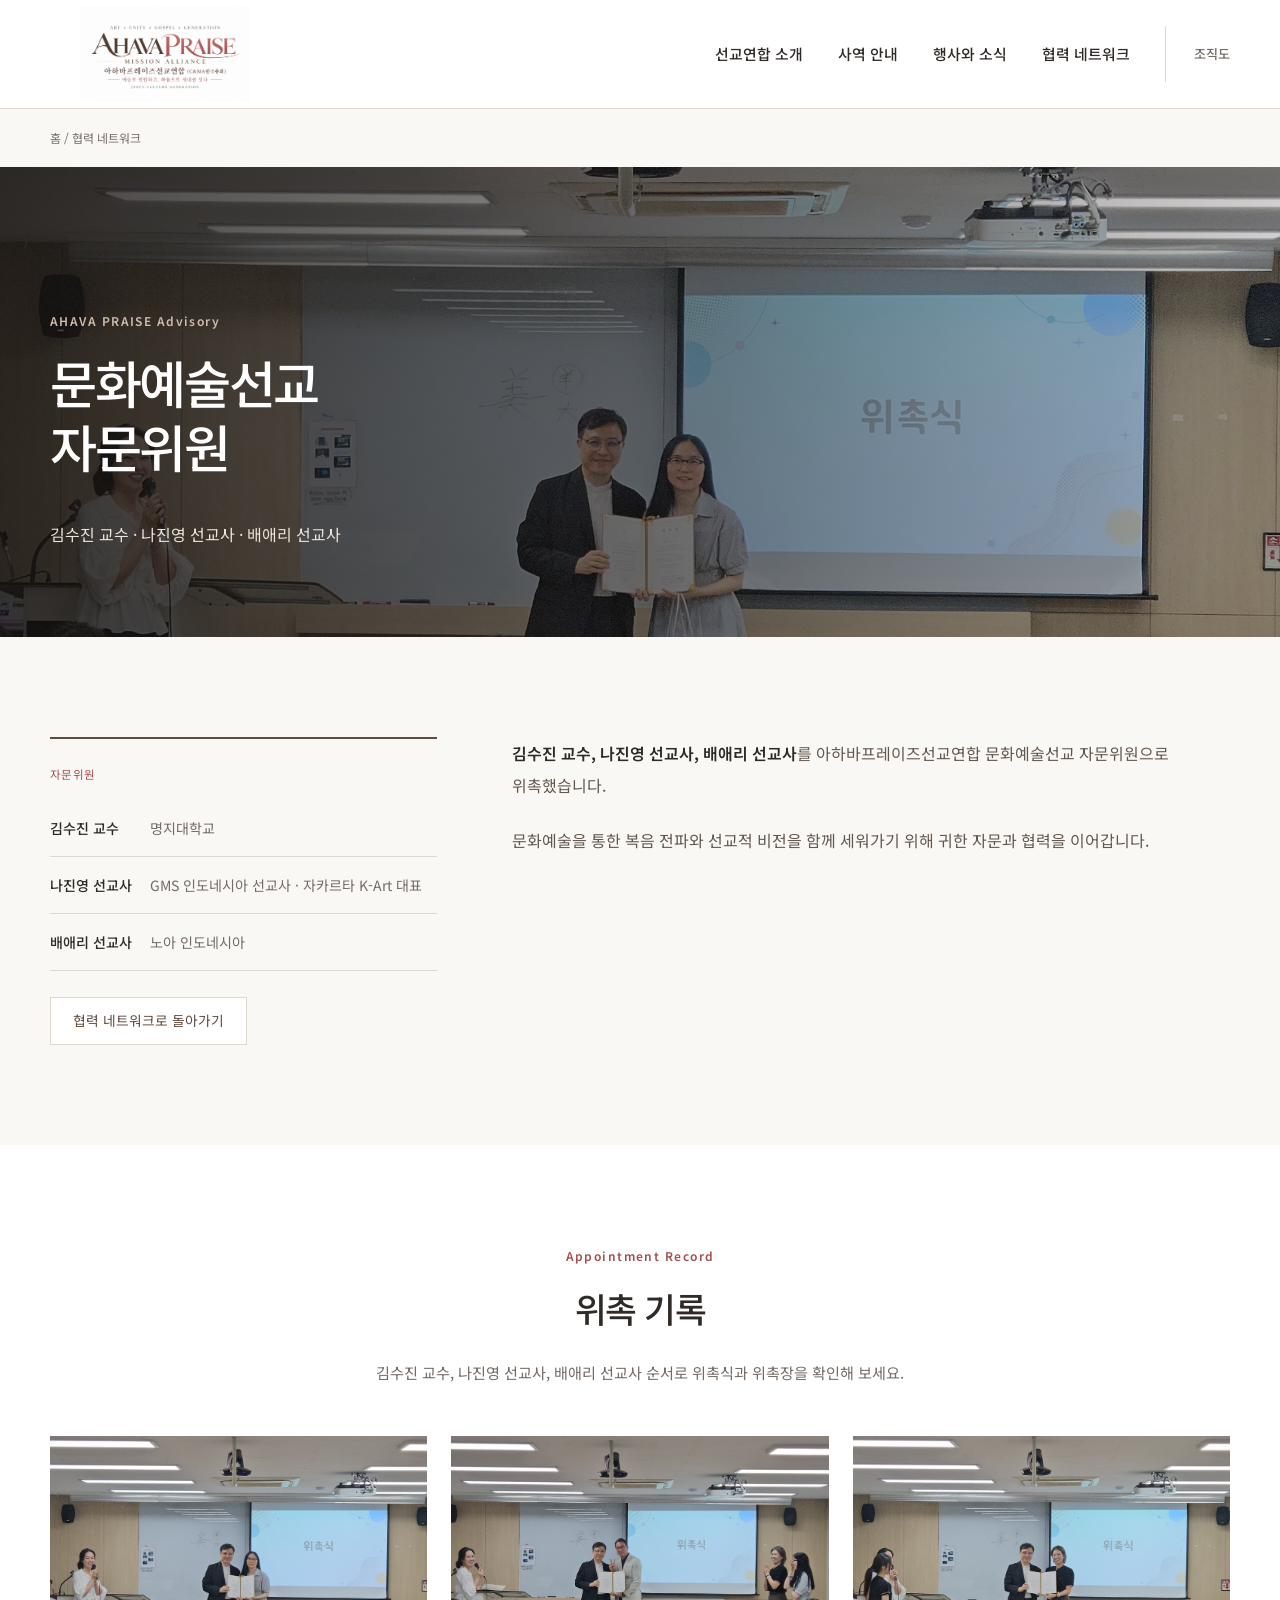
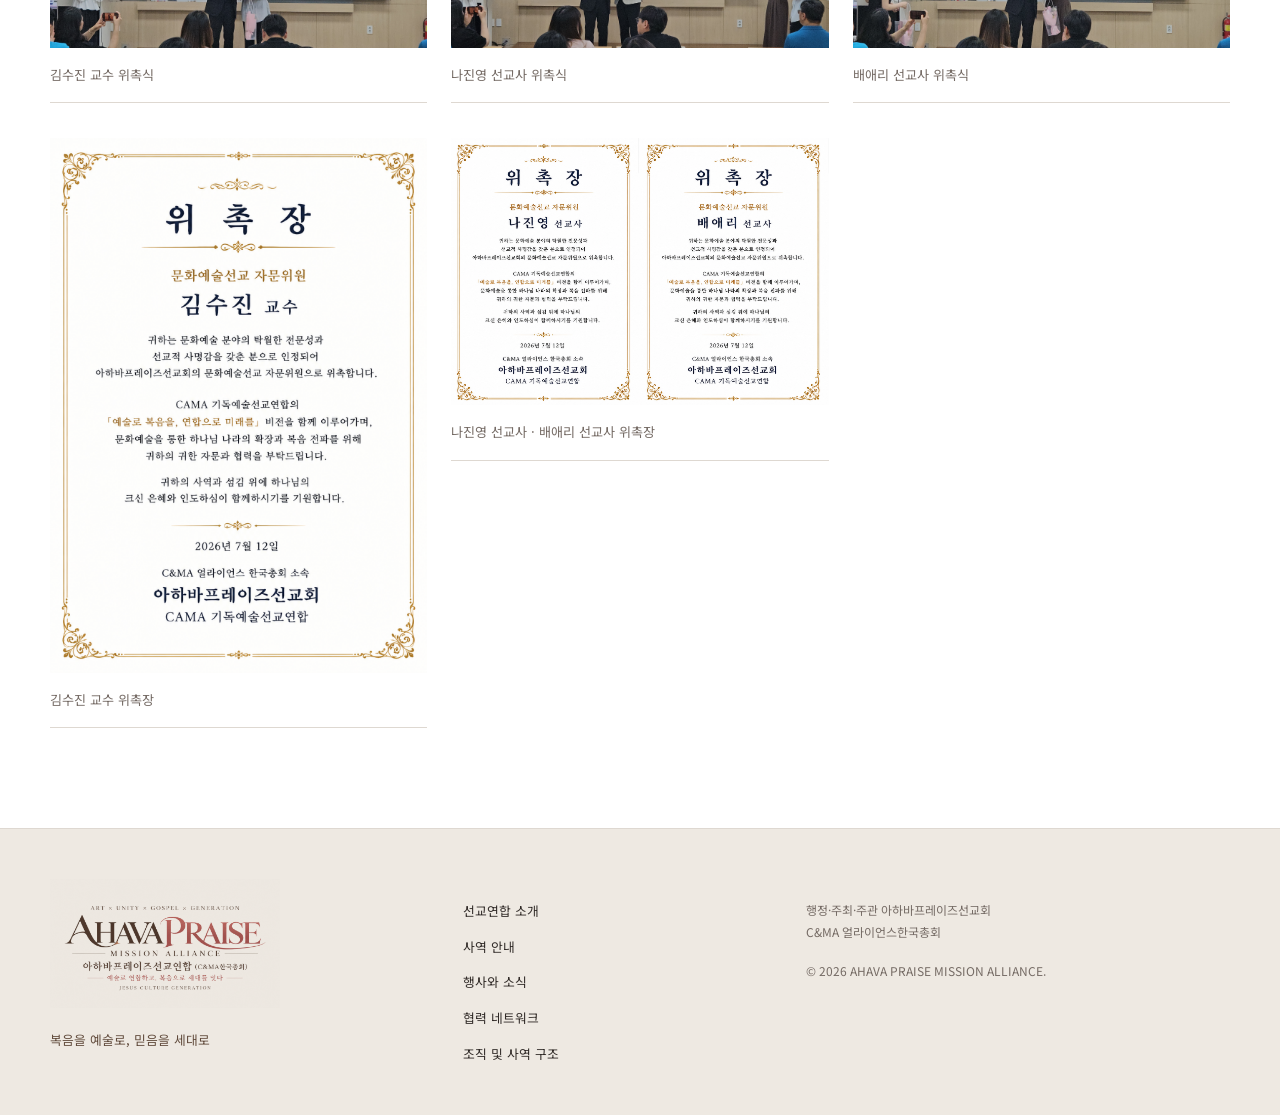
<file: culture-arts-advisors.html>
<!doctype html>
<html lang="ko">
<head>
  <meta charset="utf-8" />
  <meta name="viewport" content="width=device-width, initial-scale=1" />
  <title>문화예술선교 자문위원 | 아하바프레이즈선교연합</title>
  <meta name="description" content="아하바프레이즈선교연합 문화예술선교 자문위원 위촉 기록입니다." />
  <meta name="theme-color" content="#0E2442" />
  <meta property="og:type" content="article" />
  <meta property="og:title" content="문화예술선교 자문위원 | 아하바프레이즈선교연합" />
  <meta property="og:description" content="김수진 교수 · 나진영 선교사 · 배애리 선교사" />
  <meta property="og:image" content="assets/partners/culture-arts-advisors/kim-su-jin-appointment.png" />
  <link rel="icon" type="image/png" href="assets/ahava-praise-logo.png" />
  <link rel="preload" as="image" href="assets/partners/culture-arts-advisors/kim-su-jin-appointment.png" />
  <link rel="stylesheet" href="style.css" />
<link rel="canonical" href="https://ahava-praise.vercel.app/culture-arts-advisors.html" /><meta property="og:url" content="https://ahava-praise.vercel.app/culture-arts-advisors.html" /></head>
<body>
  <a class="skip-link" href="#main">본문 바로가기</a>

    <header class="site-header" id="top">
    <nav class="nav container" aria-label="주요 메뉴">
      <a class="brand" href="index.html" aria-label="아하바프레이즈선교연합 홈"><img class="brand-logo" src="assets/ahava-praise-logo.png" alt="AHAVA PRAISE 아하바프레이즈선교연합" /></a>
      <button class="nav-toggle" type="button" aria-expanded="false" aria-controls="nav-menu"><span></span><span></span><span></span><span class="sr-only">메뉴 열기</span></button>
      <div class="nav-menu" id="nav-menu">
        <div class="nav-dropdown"><a href="about.html" class="dropdown-trigger">선교연합 소개</a><div class="dropdown-menu"><a href="about.html#about">소개</a><a href="about.html#vision">비전과 사명</a><a href="about.html#history">걸어온 길</a><a href="organization.html">조직 및 사역 구조</a></div></div>
        <a href="ministries.html">사역 안내</a><a href="archive.html">행사와 소식</a><a href="partners.html">협력 네트워크</a><a href="organization.html" class="nav-organization">조직도</a>
      </div>
    </nav>
  </header>

  <main id="main"><div class="container detail-breadcrumb"><a href="index.html">홈</a> / <a href="partners.html">협력 네트워크</a></div>
    <section class="detail-hero">
      <img src="assets/partners/culture-arts-advisors/kim-su-jin-appointment.png" alt="문화예술선교 자문위원 김수진 교수 위촉식" />
      <div class="detail-hero-overlay"><div class="container"><p class="eyebrow">AHAVA PRAISE Advisory</p><h1>문화예술선교<br />자문위원</h1><p class="lead">김수진 교수 · 나진영 선교사 · 배애리 선교사</p></div></div>
    </section>

    <section class="section-pad"><div class="container detail-grid">
      <aside class="detail-info reveal"><span class="event-badge">자문위원</span><ul class="event-meta detail-meta"><li><strong>김수진 교수</strong><span>명지대학교</span></li><li><strong>나진영 선교사</strong><span>GMS 인도네시아 선교사 · 자카르타 K-Art 대표</span></li><li><strong>배애리 선교사</strong><span>노아 인도네시아</span></li></ul><a class="btn btn-secondary" href="partners.html">협력 네트워크로 돌아가기</a></aside>
      <div class="rich-text reveal delay-1"><p><strong>김수진 교수, 나진영 선교사, 배애리 선교사</strong>를 아하바프레이즈선교연합 문화예술선교 자문위원으로 위촉했습니다.</p><p>문화예술을 통한 복음 전파와 선교적 비전을 함께 세워가기 위해 귀한 자문과 협력을 이어갑니다.</p></div>
    </div></section>

    <section class="section-pad event-section detail-gallery-section"><div class="container centered-heading reveal"><p class="eyebrow">Appointment Record</p><h2>위촉 기록</h2><p>김수진 교수, 나진영 선교사, 배애리 선교사 순서로 위촉식과 위촉장을 확인해 보세요.</p></div>
      <div class="container event-gallery detail-event-gallery">
        <figure class="gallery-card reveal"><img src="assets/partners/culture-arts-advisors/kim-su-jin-appointment.png" alt="문화예술선교 자문위원 김수진 교수 위촉식" loading="lazy" /><figcaption>김수진 교수 위촉식</figcaption></figure>
        <figure class="gallery-card reveal delay-1"><img src="assets/partners/culture-arts-advisors/najin-young-appointment.png" alt="문화예술선교 자문위원 나진영 선교사 위촉식" loading="lazy" /><figcaption>나진영 선교사 위촉식</figcaption></figure>
        <figure class="gallery-card reveal delay-2"><img src="assets/partners/culture-arts-advisors/bae-aeri-appointment.png" alt="문화예술선교 자문위원 배애리 선교사 위촉식" loading="lazy" /><figcaption>배애리 선교사 위촉식</figcaption></figure>
        <figure class="gallery-card reveal"><img src="assets/partners/culture-arts-advisors/kim-su-jin-certificate.png" alt="문화예술선교 자문위원 김수진 교수 위촉장" loading="lazy" /><figcaption>김수진 교수 위촉장</figcaption></figure>
        <figure class="gallery-card reveal delay-1"><img src="assets/partners/culture-arts-advisors/najin-young-bae-aeri-certificate.png" alt="문화예술선교 자문위원 나진영 선교사와 배애리 선교사 위촉장" loading="lazy" /><figcaption>나진영 선교사 · 배애리 선교사 위촉장</figcaption></figure>
      </div>
    </section>
  </main>

    <footer class="site-footer"><div class="container footer-inner">
    <div class="footer-brand"><img class="footer-logo" src="assets/ahava-praise-logo.png" alt="아하바프레이즈선교연합 로고" /><p>복음을 예술로, 믿음을 세대로</p></div>
    <div class="footer-links"><a href="about.html">선교연합 소개</a><a href="ministries.html">사역 안내</a><a href="archive.html">행사와 소식</a><a href="partners.html">협력 네트워크</a><a href="organization.html">조직 및 사역 구조</a></div>
    <div class="footer-meta"><p>행정·주최·주관 아하바프레이즈선교회<br />C&amp;MA 얼라이언스한국총회</p><p>© <span id="year"></span> AHAVA PRAISE MISSION ALLIANCE.</p></div>
  </div></footer>
  <button class="top-button" type="button" aria-label="맨 위로 이동">↑</button><script src="script.js"></script>
</body>
</html>
</file>
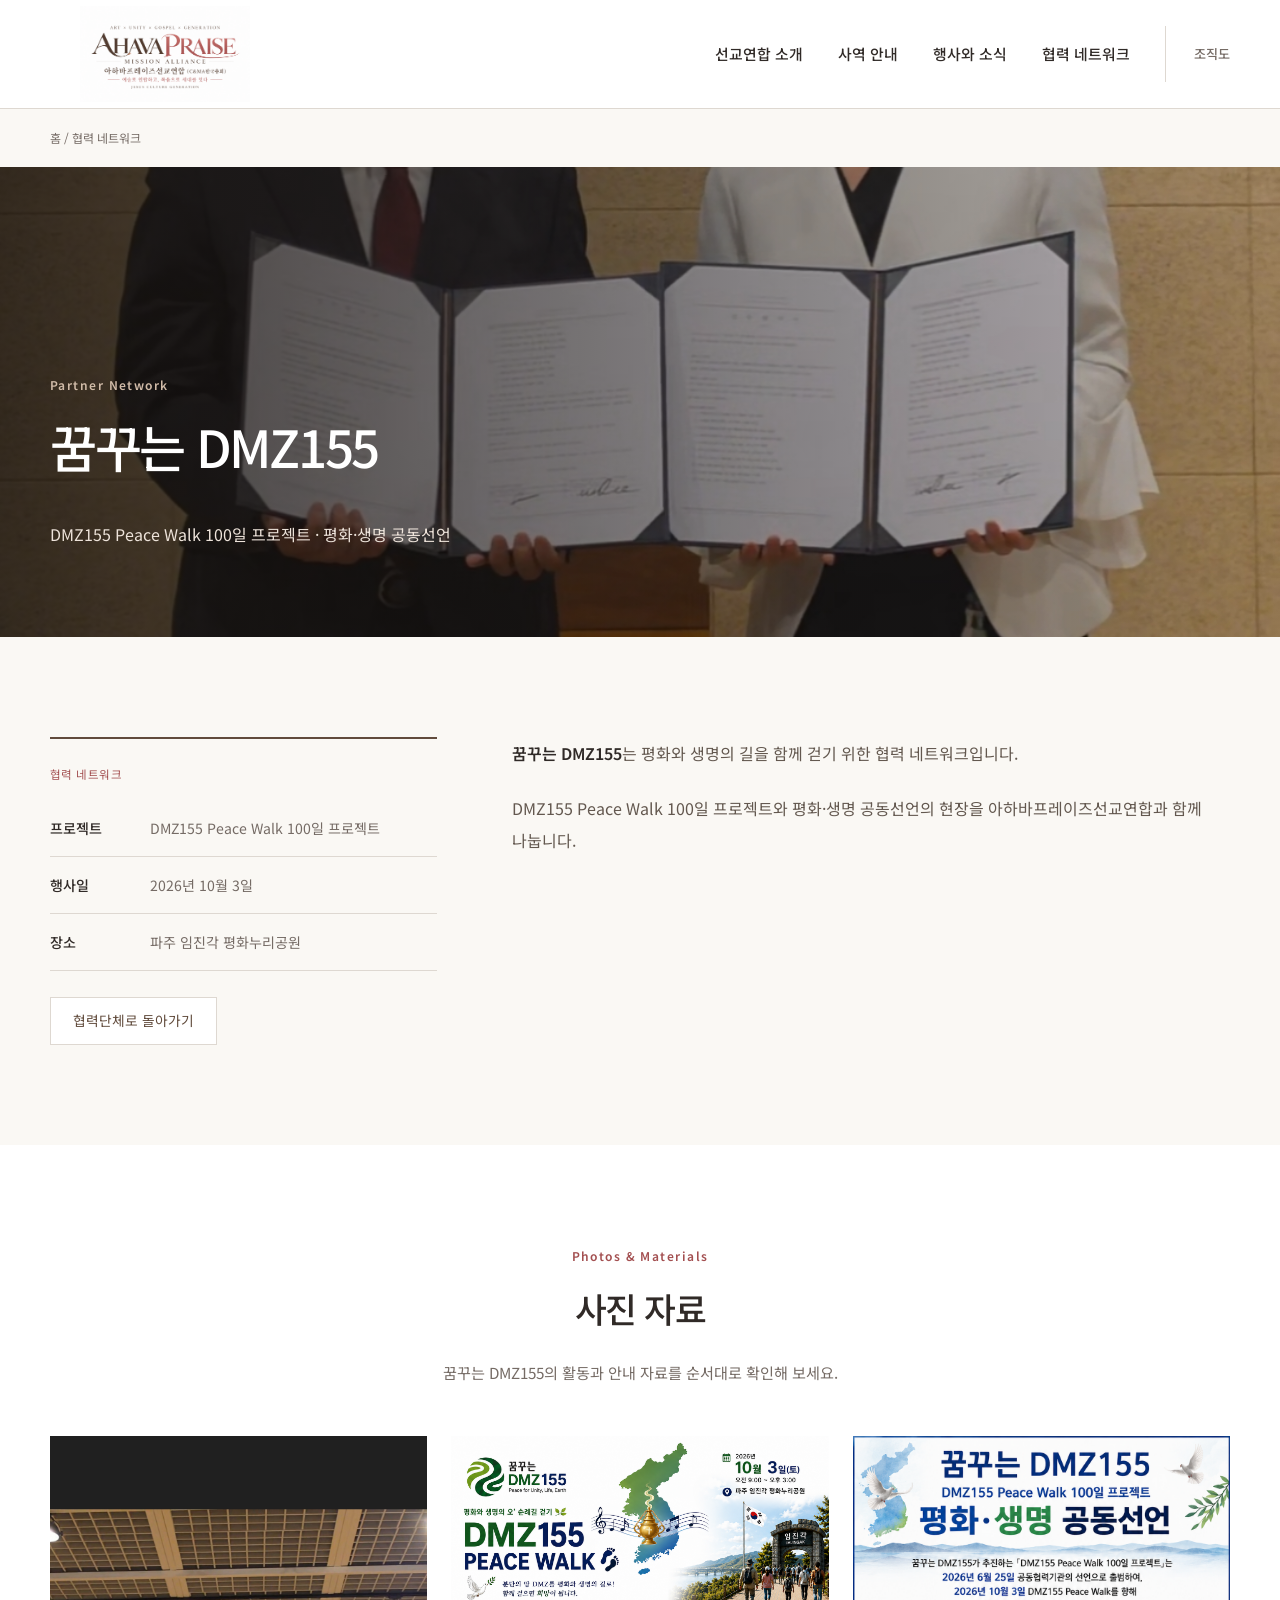
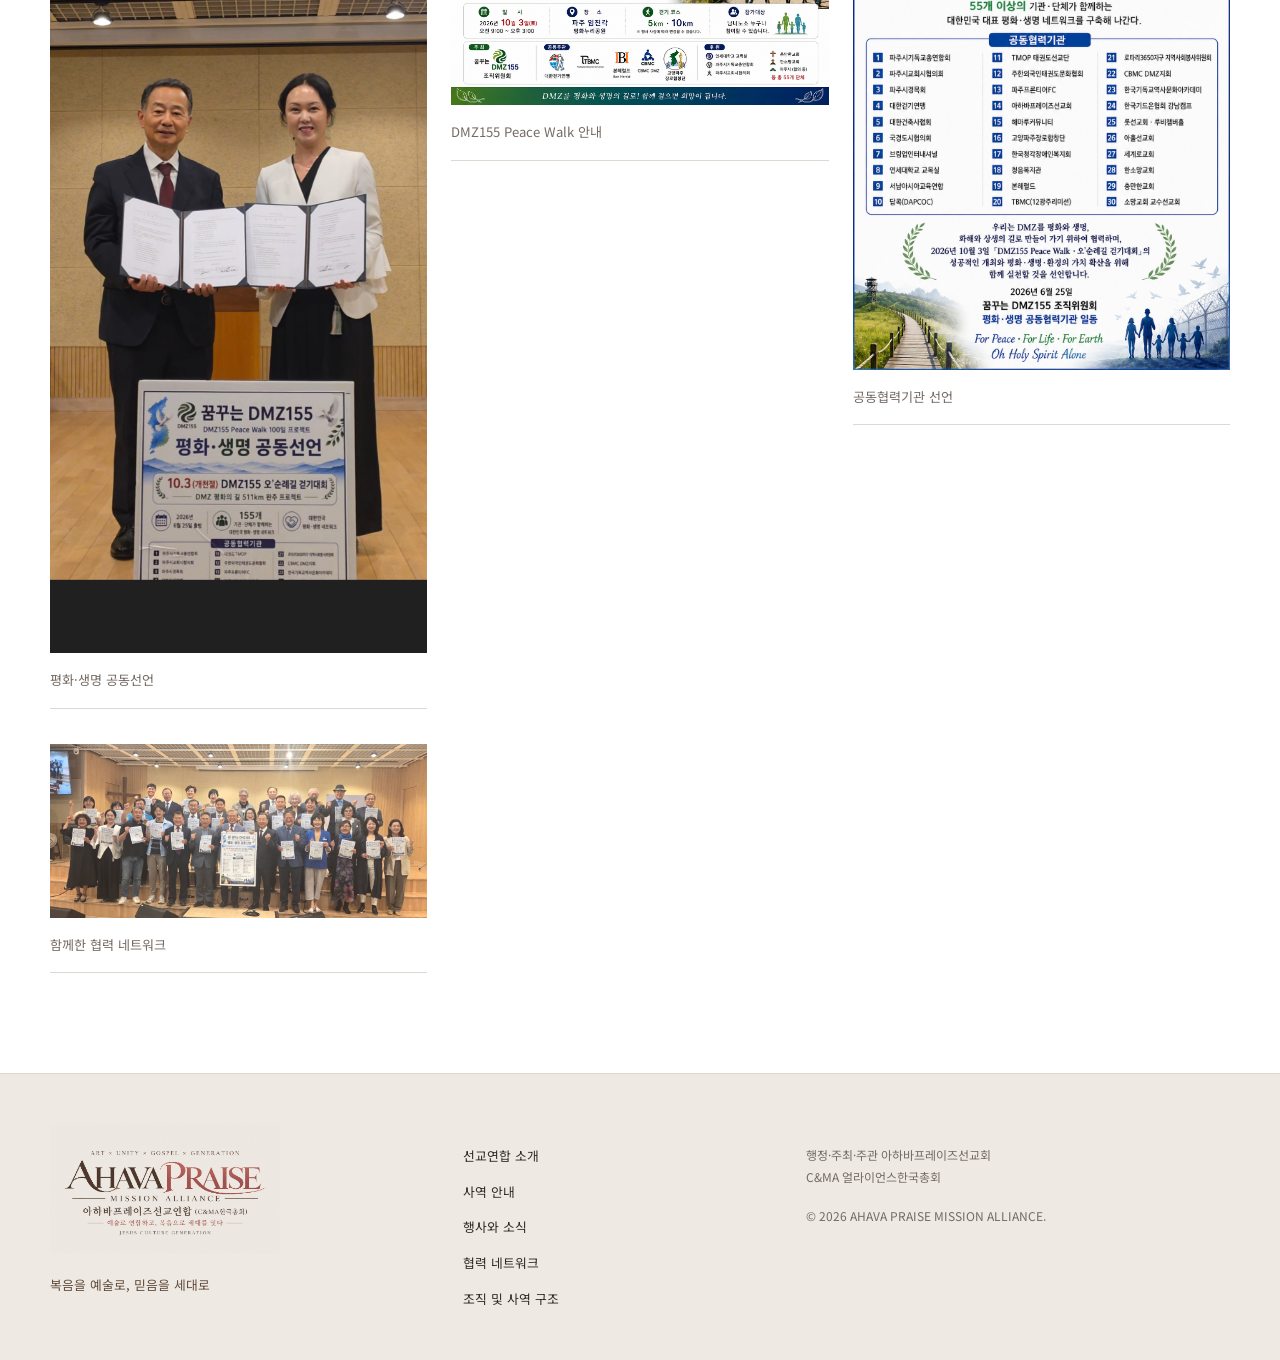
<file: dreaming-dmz155.html>
<!doctype html>
<html lang="ko">
<head>
  <meta charset="utf-8" />
  <meta name="viewport" content="width=device-width, initial-scale=1" />
  <title>꿈꾸는 DMZ155 | 아하바프레이즈선교연합</title>
  <meta name="description" content="꿈꾸는 DMZ155의 DMZ155 Peace Walk 100일 프로젝트와 평화·생명 공동선언 자료입니다." />
  <meta name="theme-color" content="#0E2442" />
  <meta property="og:type" content="article" />
  <meta property="og:title" content="꿈꾸는 DMZ155 | 아하바프레이즈선교연합" />
  <meta property="og:description" content="DMZ155 Peace Walk 100일 프로젝트 · 평화·생명 공동선언" />
  <meta property="og:image" content="assets/partners/dmz155/dmz155-peace-declaration.jpg" />
  <link rel="icon" type="image/png" href="assets/ahava-praise-logo.png" />
  <link rel="preload" as="image" href="assets/partners/dmz155/dmz155-peace-declaration.jpg" />
  <link rel="stylesheet" href="style.css" />
<link rel="canonical" href="https://ahava-praise.vercel.app/dreaming-dmz155.html" /><meta property="og:url" content="https://ahava-praise.vercel.app/dreaming-dmz155.html" /></head>
<body>
  <a class="skip-link" href="#main">본문 바로가기</a>

    <header class="site-header" id="top">
    <nav class="nav container" aria-label="주요 메뉴">
      <a class="brand" href="index.html" aria-label="아하바프레이즈선교연합 홈"><img class="brand-logo" src="assets/ahava-praise-logo.png" alt="AHAVA PRAISE 아하바프레이즈선교연합" /></a>
      <button class="nav-toggle" type="button" aria-expanded="false" aria-controls="nav-menu"><span></span><span></span><span></span><span class="sr-only">메뉴 열기</span></button>
      <div class="nav-menu" id="nav-menu">
        <div class="nav-dropdown"><a href="about.html" class="dropdown-trigger">선교연합 소개</a><div class="dropdown-menu"><a href="about.html#about">소개</a><a href="about.html#vision">비전과 사명</a><a href="about.html#history">걸어온 길</a><a href="organization.html">조직 및 사역 구조</a></div></div>
        <a href="ministries.html">사역 안내</a><a href="archive.html">행사와 소식</a><a href="partners.html">협력 네트워크</a><a href="organization.html" class="nav-organization">조직도</a>
      </div>
    </nav>
  </header>

  <main id="main"><div class="container detail-breadcrumb"><a href="index.html">홈</a> / <a href="partners.html">협력 네트워크</a></div>
    <section class="detail-hero">
      <img src="assets/partners/dmz155/dmz155-peace-declaration.jpg" alt="꿈꾸는 DMZ155 평화·생명 공동선언 현장" />
      <div class="detail-hero-overlay"><div class="container"><p class="eyebrow">Partner Network</p><h1>꿈꾸는 DMZ155</h1><p class="lead">DMZ155 Peace Walk 100일 프로젝트 · 평화·생명 공동선언</p></div></div>
    </section>

    <section class="section-pad"><div class="container detail-grid">
      <aside class="detail-info reveal"><span class="event-badge">협력 네트워크</span><ul class="event-meta detail-meta"><li><strong>프로젝트</strong><span>DMZ155 Peace Walk 100일 프로젝트</span></li><li><strong>행사일</strong><span>2026년 10월 3일</span></li><li><strong>장소</strong><span>파주 임진각 평화누리공원</span></li></ul><a class="btn btn-secondary" href="partners.html">협력단체로 돌아가기</a></aside>
      <div class="rich-text reveal delay-1"><p><strong>꿈꾸는 DMZ155</strong>는 평화와 생명의 길을 함께 걷기 위한 협력 네트워크입니다.</p><p>DMZ155 Peace Walk 100일 프로젝트와 평화·생명 공동선언의 현장을 아하바프레이즈선교연합과 함께 나눕니다.</p></div>
    </div></section>

    <section class="section-pad event-section detail-gallery-section"><div class="container centered-heading reveal"><p class="eyebrow">Photos &amp; Materials</p><h2>사진 자료</h2><p>꿈꾸는 DMZ155의 활동과 안내 자료를 순서대로 확인해 보세요.</p></div>
      <div class="container event-gallery detail-event-gallery">
        <figure class="gallery-card reveal"><img src="assets/partners/dmz155/dmz155-peace-declaration.jpg" alt="꿈꾸는 DMZ155 평화·생명 공동선언 현장" loading="lazy" /><figcaption>평화·생명 공동선언</figcaption></figure>
        <figure class="gallery-card reveal delay-1"><img src="assets/partners/dmz155/dmz155-peace-walk.png" alt="DMZ155 Peace Walk 안내 포스터" loading="lazy" /><figcaption>DMZ155 Peace Walk 안내</figcaption></figure>
        <figure class="gallery-card reveal delay-2"><img src="assets/partners/dmz155/dmz155-joint-declaration.png" alt="DMZ155 평화·생명 공동선언 안내" loading="lazy" /><figcaption>공동협력기관 선언</figcaption></figure>
        <figure class="gallery-card reveal"><img src="assets/partners/dmz155/dmz155-group.jpg" alt="꿈꾸는 DMZ155 협력 네트워크 단체 사진" loading="lazy" /><figcaption>함께한 협력 네트워크</figcaption></figure>
      </div>
    </section>
  </main>

    <footer class="site-footer"><div class="container footer-inner">
    <div class="footer-brand"><img class="footer-logo" src="assets/ahava-praise-logo.png" alt="아하바프레이즈선교연합 로고" /><p>복음을 예술로, 믿음을 세대로</p></div>
    <div class="footer-links"><a href="about.html">선교연합 소개</a><a href="ministries.html">사역 안내</a><a href="archive.html">행사와 소식</a><a href="partners.html">협력 네트워크</a><a href="organization.html">조직 및 사역 구조</a></div>
    <div class="footer-meta"><p>행정·주최·주관 아하바프레이즈선교회<br />C&amp;MA 얼라이언스한국총회</p><p>© <span id="year"></span> AHAVA PRAISE MISSION ALLIANCE.</p></div>
  </div></footer>
  <button class="top-button" type="button" aria-label="맨 위로 이동">↑</button><script src="script.js"></script>
</body>
</html>
</file>
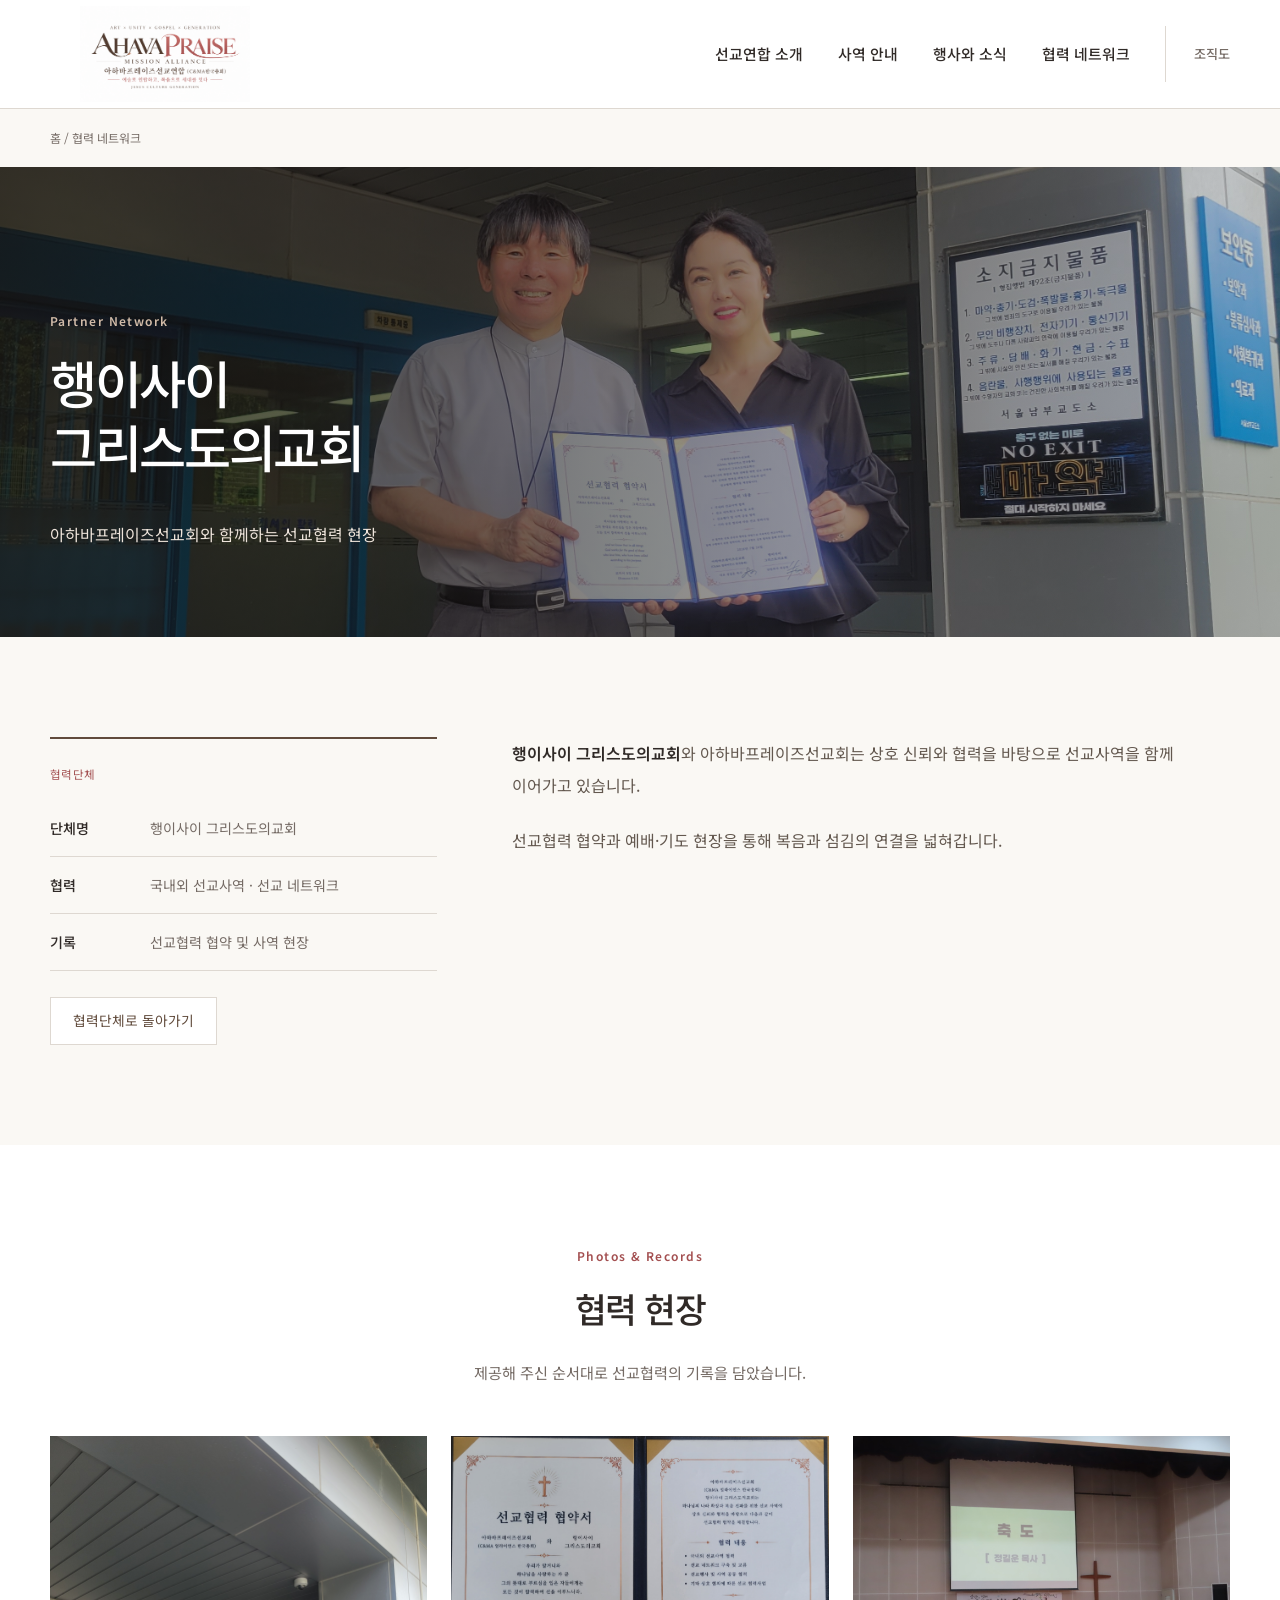
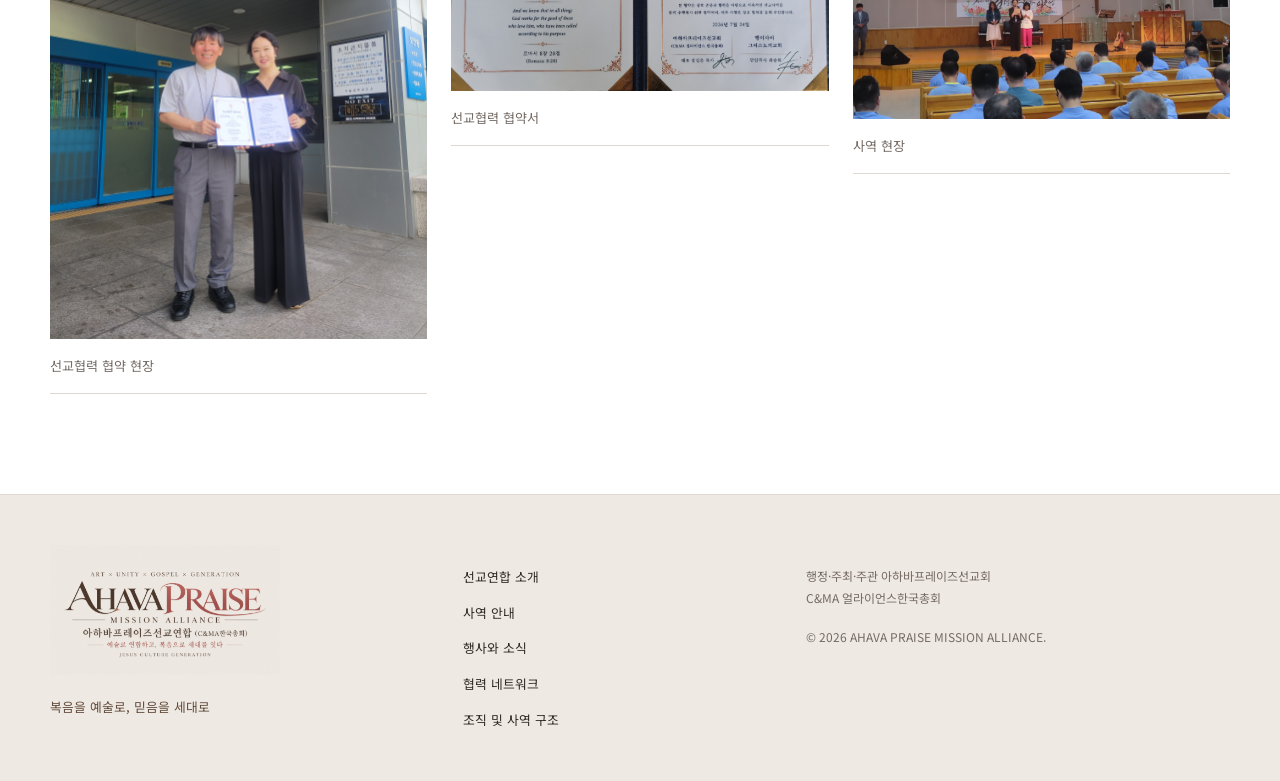
<file: haengisai.html>
<!doctype html>
<html lang="ko">
<head>
  <meta charset="utf-8" />
  <meta name="viewport" content="width=device-width, initial-scale=1" />
  <title>행이사이 그리스도의교회 | 아하바프레이즈선교연합</title>
  <meta name="description" content="아하바프레이즈선교회와 행이사이 그리스도의교회의 선교협력 현장 자료입니다." />
  <meta name="theme-color" content="#0E2442" />
  <meta property="og:type" content="article" />
  <meta property="og:title" content="행이사이 그리스도의교회 | 아하바프레이즈선교연합" />
  <meta property="og:description" content="아하바프레이즈선교회와 함께하는 선교협력 현장" />
  <meta property="og:image" content="assets/partners/haengisai/haengisai-agreement-site.jpg" />
  <link rel="icon" type="image/png" href="assets/ahava-praise-logo.png" />
  <link rel="preload" as="image" href="assets/partners/haengisai/haengisai-agreement-site.jpg" />
  <link rel="stylesheet" href="style.css" />
<link rel="canonical" href="https://ahava-praise.vercel.app/haengisai.html" /><meta property="og:url" content="https://ahava-praise.vercel.app/haengisai.html" /></head>
<body>
  <a class="skip-link" href="#main">본문 바로가기</a>

    <header class="site-header" id="top">
    <nav class="nav container" aria-label="주요 메뉴">
      <a class="brand" href="index.html" aria-label="아하바프레이즈선교연합 홈"><img class="brand-logo" src="assets/ahava-praise-logo.png" alt="AHAVA PRAISE 아하바프레이즈선교연합" /></a>
      <button class="nav-toggle" type="button" aria-expanded="false" aria-controls="nav-menu"><span></span><span></span><span></span><span class="sr-only">메뉴 열기</span></button>
      <div class="nav-menu" id="nav-menu">
        <div class="nav-dropdown"><a href="about.html" class="dropdown-trigger">선교연합 소개</a><div class="dropdown-menu"><a href="about.html#about">소개</a><a href="about.html#vision">비전과 사명</a><a href="about.html#history">걸어온 길</a><a href="organization.html">조직 및 사역 구조</a></div></div>
        <a href="ministries.html">사역 안내</a><a href="archive.html">행사와 소식</a><a href="partners.html">협력 네트워크</a><a href="organization.html" class="nav-organization">조직도</a>
      </div>
    </nav>
  </header>

  <main id="main"><div class="container detail-breadcrumb"><a href="index.html">홈</a> / <a href="partners.html">협력 네트워크</a></div>
    <section class="detail-hero">
      <img src="assets/partners/haengisai/haengisai-agreement-site.jpg" alt="행이사이 그리스도의교회와의 선교협력 협약 현장" />
      <div class="detail-hero-overlay"><div class="container"><p class="eyebrow">Partner Network</p><h1>행이사이<br />그리스도의교회</h1><p class="lead">아하바프레이즈선교회와 함께하는 선교협력 현장</p></div></div>
    </section>

    <section class="section-pad"><div class="container detail-grid">
      <aside class="detail-info reveal"><span class="event-badge">협력단체</span><ul class="event-meta detail-meta"><li><strong>단체명</strong><span>행이사이 그리스도의교회</span></li><li><strong>협력</strong><span>국내외 선교사역 · 선교 네트워크</span></li><li><strong>기록</strong><span>선교협력 협약 및 사역 현장</span></li></ul><a class="btn btn-secondary" href="partners.html">협력단체로 돌아가기</a></aside>
      <div class="rich-text reveal delay-1"><p><strong>행이사이 그리스도의교회</strong>와 아하바프레이즈선교회는 상호 신뢰와 협력을 바탕으로 선교사역을 함께 이어가고 있습니다.</p><p>선교협력 협약과 예배·기도 현장을 통해 복음과 섬김의 연결을 넓혀갑니다.</p></div>
    </div></section>

    <section class="section-pad event-section detail-gallery-section"><div class="container centered-heading reveal"><p class="eyebrow">Photos &amp; Records</p><h2>협력 현장</h2><p>제공해 주신 순서대로 선교협력의 기록을 담았습니다.</p></div>
      <div class="container event-gallery detail-event-gallery">
        <figure class="gallery-card reveal"><img src="assets/partners/haengisai/haengisai-agreement-site.jpg" alt="행이사이 그리스도의교회와의 선교협력 협약 현장" loading="lazy" /><figcaption>선교협력 협약 현장</figcaption></figure>
        <figure class="gallery-card reveal delay-1"><img src="assets/partners/haengisai/haengisai-agreement-document.jpg" alt="아하바프레이즈선교회와 행이사이 그리스도의교회의 선교협력 협약서" loading="lazy" /><figcaption>선교협력 협약서</figcaption></figure>
        <figure class="gallery-card reveal delay-2"><img src="assets/partners/haengisai/haengisai-ministry-event.jpg" alt="행이사이 그리스도의교회 사역 현장" loading="lazy" /><figcaption>사역 현장</figcaption></figure>
      </div>
    </section>
  </main>

    <footer class="site-footer"><div class="container footer-inner">
    <div class="footer-brand"><img class="footer-logo" src="assets/ahava-praise-logo.png" alt="아하바프레이즈선교연합 로고" /><p>복음을 예술로, 믿음을 세대로</p></div>
    <div class="footer-links"><a href="about.html">선교연합 소개</a><a href="ministries.html">사역 안내</a><a href="archive.html">행사와 소식</a><a href="partners.html">협력 네트워크</a><a href="organization.html">조직 및 사역 구조</a></div>
    <div class="footer-meta"><p>행정·주최·주관 아하바프레이즈선교회<br />C&amp;MA 얼라이언스한국총회</p><p>© <span id="year"></span> AHAVA PRAISE MISSION ALLIANCE.</p></div>
  </div></footer>
  <button class="top-button" type="button" aria-label="맨 위로 이동">↑</button><script src="script.js"></script>
</body>
</html>
</file>
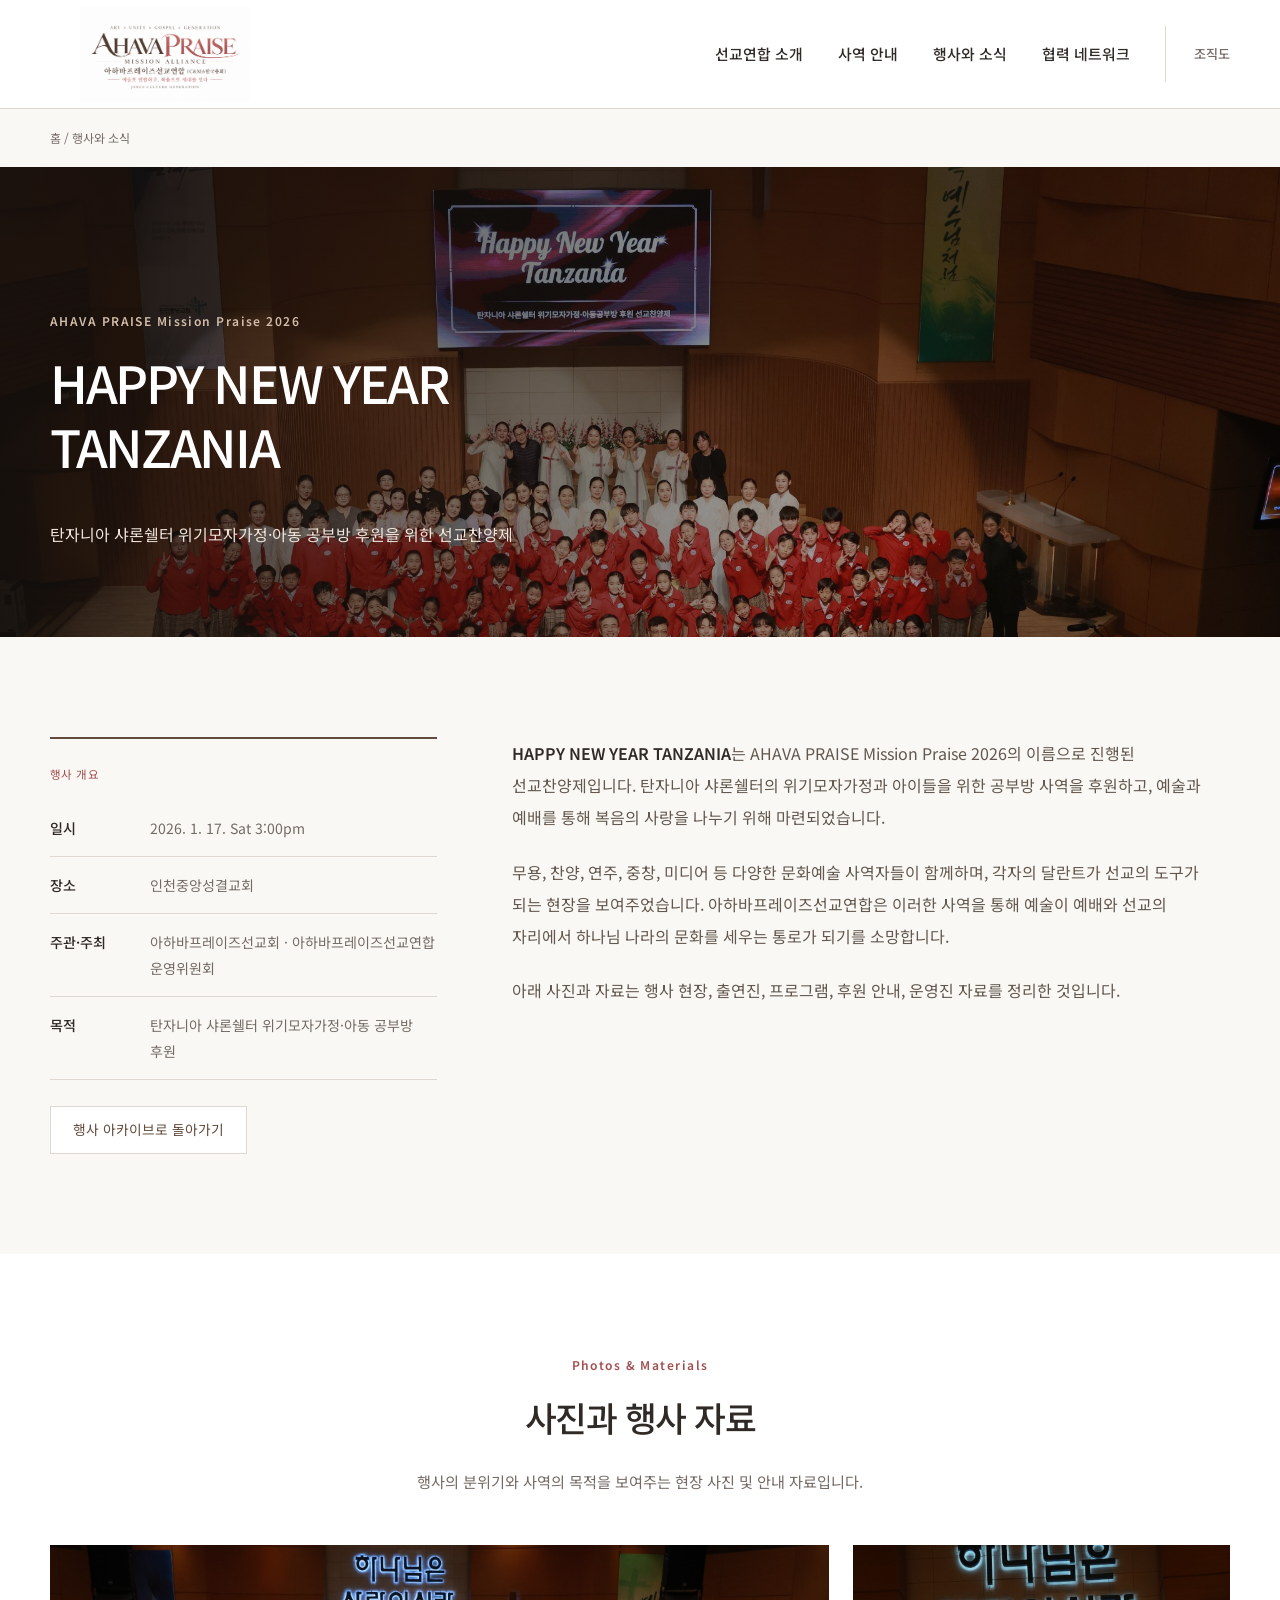
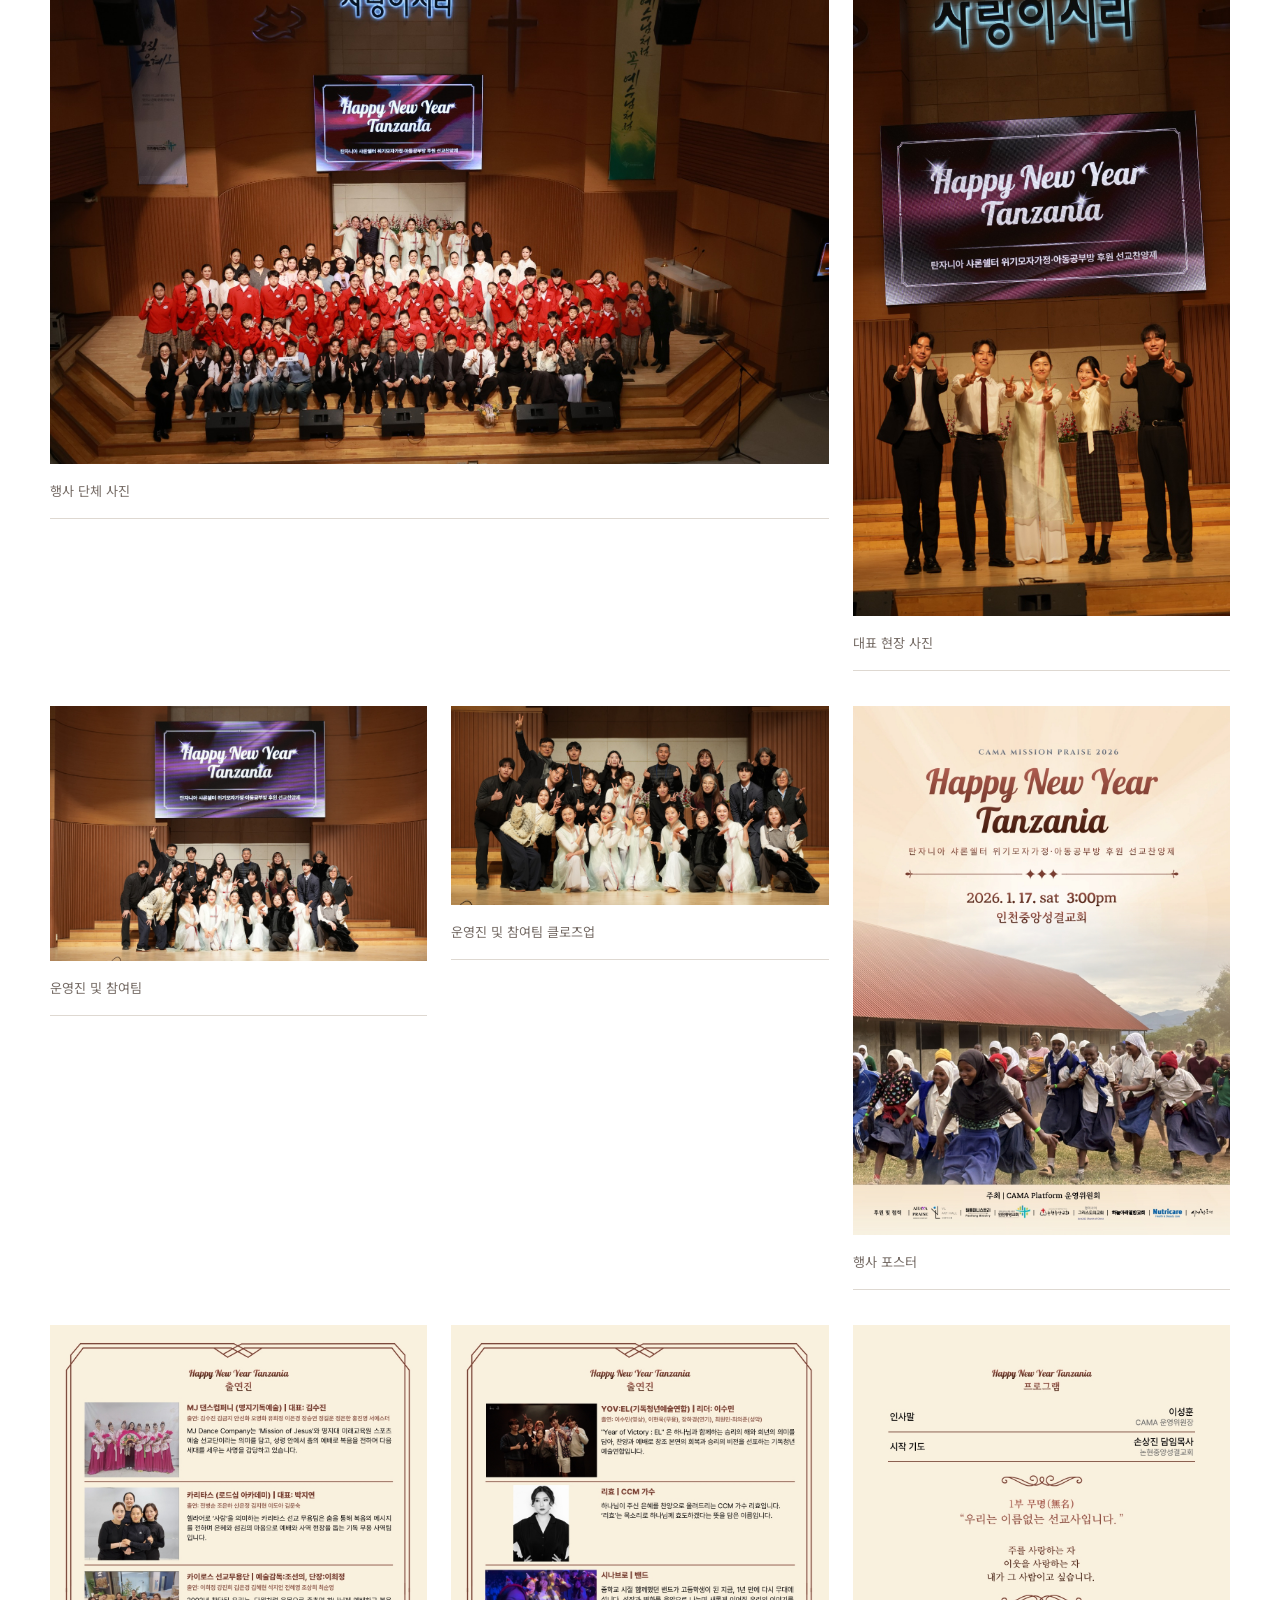
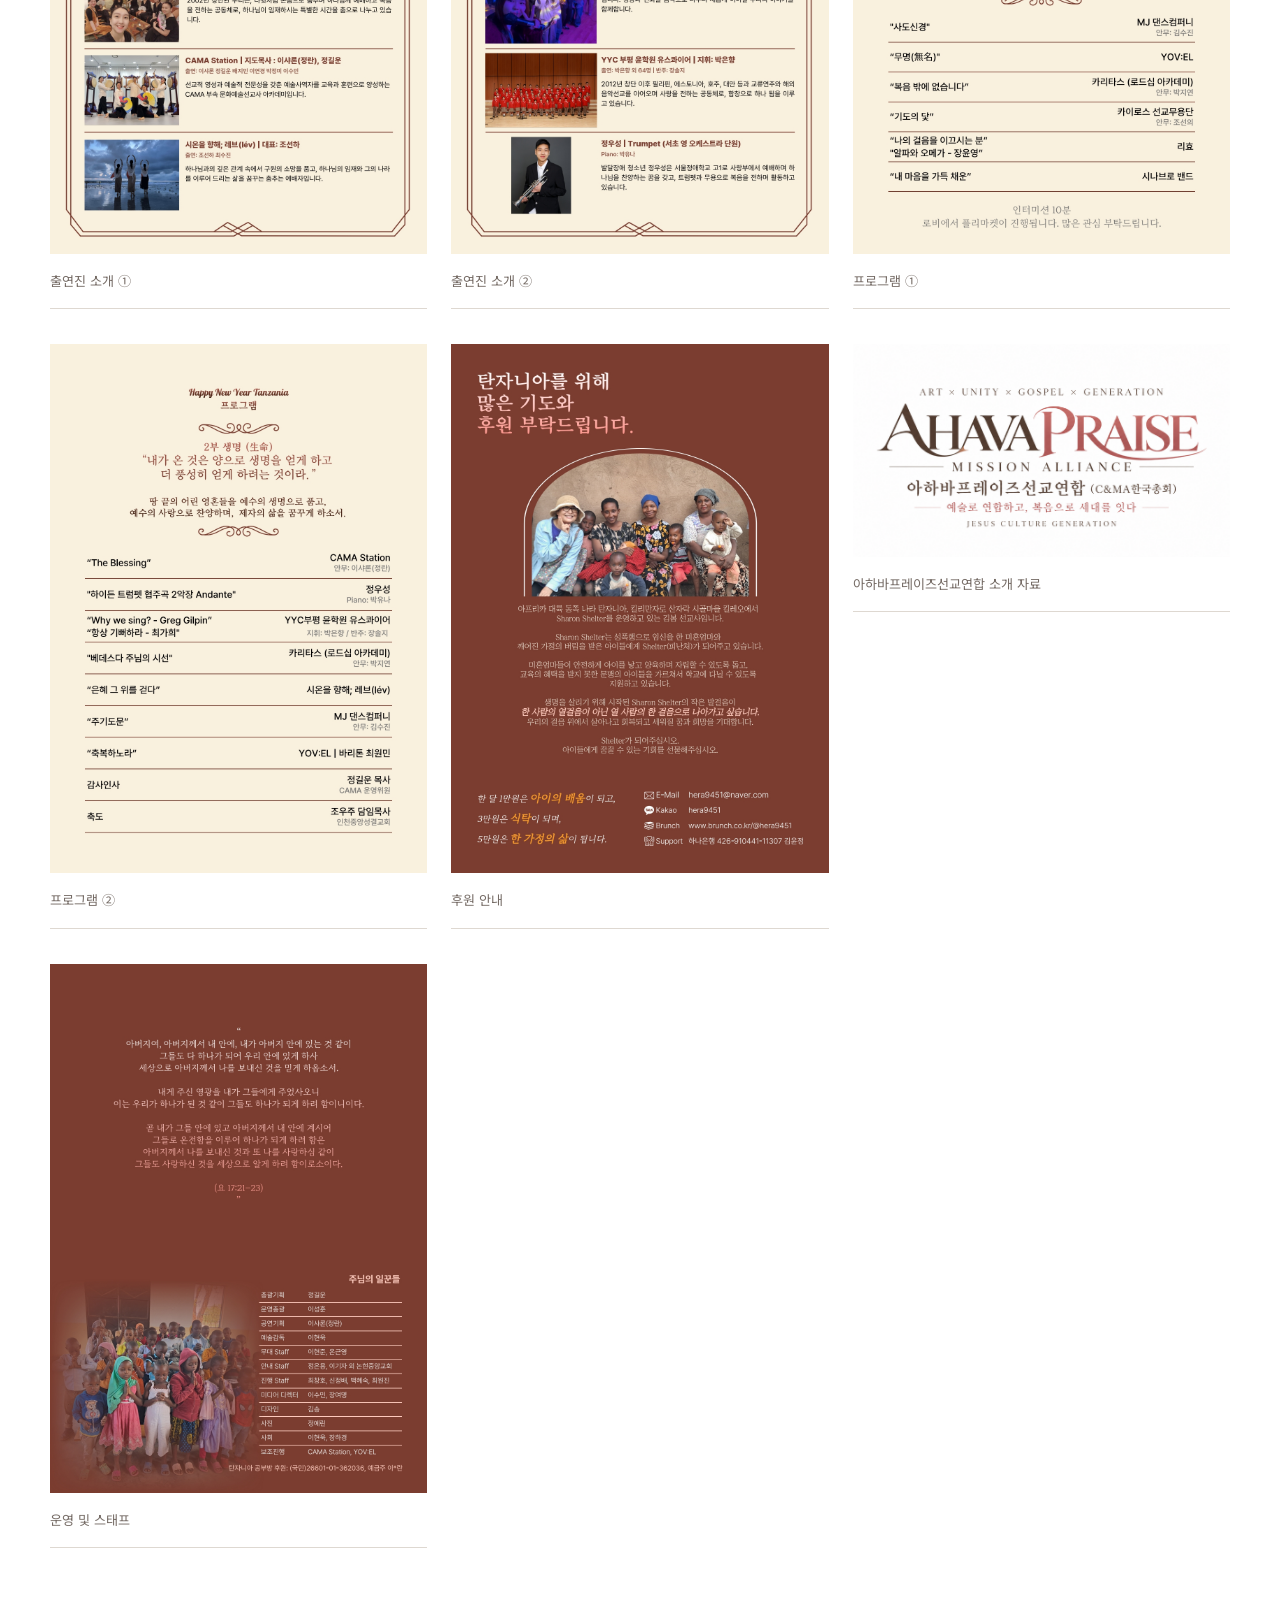
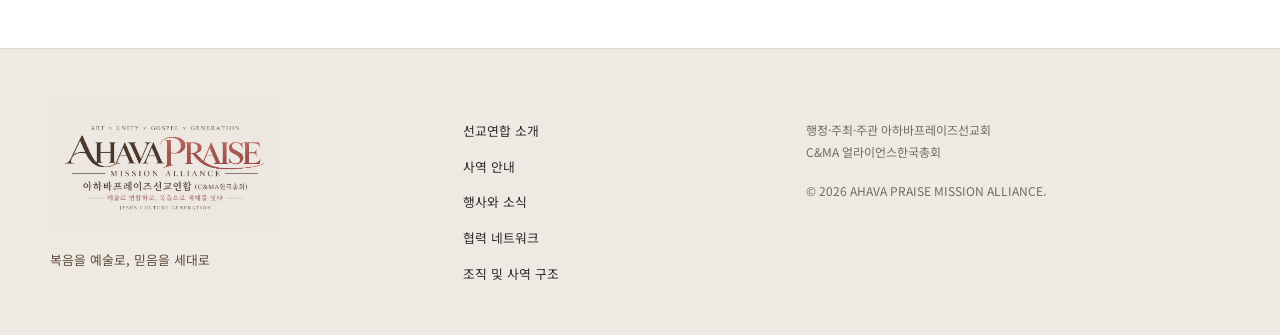
<file: happy-new-year-tanzania.html>
<!doctype html>
<html lang="ko">
<head>
  <meta charset="utf-8" />
  <meta name="viewport" content="width=device-width, initial-scale=1" />
  <title>HAPPY NEW YEAR TANZANIA | 아하바프레이즈선교연합</title>
  <meta name="description" content="AHAVA PRAISE Mission Praise 2026 Happy New Year Tanzania 행사 상세 페이지입니다. 탄자니아 샤론쉘터 위기모자가정·아동 공부방 후원을 위한 선교찬양제 현장과 자료를 소개합니다." />
  <meta name="theme-color" content="#0E2442" />
  <meta property="og:type" content="article" />
  <meta property="og:title" content="HAPPY NEW YEAR TANZANIA | 아하바프레이즈선교연합" />
  <meta property="og:description" content="탄자니아 샤론쉘터 위기모자가정·아동 공부방 후원을 위한 선교찬양제." />
  <meta property="og:image" content="assets/events/hnyt-stage-group.jpg" />
  <link rel="icon" type="image/png" href="assets/ahava-praise-logo.png" />
  <link rel="preload" as="image" href="assets/events/hnyt-stage-group.jpg" />
  <link rel="stylesheet" href="style.css" />
<link rel="canonical" href="https://ahava-praise.vercel.app/happy-new-year-tanzania.html" /><meta property="og:url" content="https://ahava-praise.vercel.app/happy-new-year-tanzania.html" /></head>
<body>
  <a class="skip-link" href="#main">본문 바로가기</a>

    <header class="site-header" id="top">
    <nav class="nav container" aria-label="주요 메뉴">
      <a class="brand" href="index.html" aria-label="아하바프레이즈선교연합 홈"><img class="brand-logo" src="assets/ahava-praise-logo.png" alt="AHAVA PRAISE 아하바프레이즈선교연합" /></a>
      <button class="nav-toggle" type="button" aria-expanded="false" aria-controls="nav-menu"><span></span><span></span><span></span><span class="sr-only">메뉴 열기</span></button>
      <div class="nav-menu" id="nav-menu">
        <div class="nav-dropdown"><a href="about.html" class="dropdown-trigger">선교연합 소개</a><div class="dropdown-menu"><a href="about.html#about">소개</a><a href="about.html#vision">비전과 사명</a><a href="about.html#history">걸어온 길</a><a href="organization.html">조직 및 사역 구조</a></div></div>
        <a href="ministries.html">사역 안내</a><a href="archive.html">행사와 소식</a><a href="partners.html">협력 네트워크</a><a href="organization.html" class="nav-organization">조직도</a>
      </div>
    </nav>
  </header>

  <main id="main"><div class="container detail-breadcrumb"><a href="index.html">홈</a> / <a href="archive.html">행사와 소식</a></div>
    <section class="detail-hero">
      <img src="assets/events/hnyt-stage-group.jpg" alt="Happy New Year Tanzania 행사 전체 단체 기념사진" />
      <div class="detail-hero-overlay">
        <div class="container">
          <p class="eyebrow">AHAVA PRAISE Mission Praise 2026</p>
          <h1>HAPPY NEW YEAR<br />TANZANIA</h1>
          <p class="lead">탄자니아 샤론쉘터 위기모자가정·아동 공부방 후원을 위한 선교찬양제</p>
        </div>
      </div>
    </section>

    <section class="section-pad">
      <div class="container detail-grid">
        <aside class="detail-info reveal">
          <span class="event-badge">행사 개요</span>
          <ul class="event-meta detail-meta">
            <li><strong>일시</strong><span>2026. 1. 17. Sat 3:00pm</span></li>
            <li><strong>장소</strong><span>인천중앙성결교회</span></li>
            <li><strong>주관·주최</strong><span>아하바프레이즈선교회 · 아하바프레이즈선교연합 운영위원회</span></li>
            <li><strong>목적</strong><span>탄자니아 샤론쉘터 위기모자가정·아동 공부방 후원</span></li>
          </ul>
          <a class="btn btn-secondary" href="archive.html">행사 아카이브로 돌아가기</a>
        </aside>
        <div class="rich-text reveal delay-1">
          <p>
            <strong>HAPPY NEW YEAR TANZANIA</strong>는 AHAVA PRAISE Mission Praise 2026의 이름으로 진행된 선교찬양제입니다. 탄자니아 샤론쉘터의 위기모자가정과 아이들을 위한 공부방 사역을 후원하고, 예술과 예배를 통해 복음의 사랑을 나누기 위해 마련되었습니다.
          </p>
          <p>
            무용, 찬양, 연주, 중창, 미디어 등 다양한 문화예술 사역자들이 함께하며, 각자의 달란트가 선교의 도구가 되는 현장을 보여주었습니다. 아하바프레이즈선교연합은 이러한 사역을 통해 예술이 예배와 선교의 자리에서 하나님 나라의 문화를 세우는 통로가 되기를 소망합니다.
          </p>
          <p>
            아래 사진과 자료는 행사 현장, 출연진, 프로그램, 후원 안내, 운영진 자료를 정리한 것입니다.
          </p>
        </div>
      </div>
    </section>

    <section class="section-pad event-section detail-gallery-section">
      <div class="container centered-heading reveal">
        <p class="eyebrow">Photos &amp; Materials</p>
        <h2>사진과 행사 자료</h2>
        <p>행사의 분위기와 사역의 목적을 보여주는 현장 사진 및 안내 자료입니다.</p>
      </div>
      <div class="container event-gallery detail-event-gallery">
        <figure class="gallery-card gallery-wide reveal">
          <img src="assets/events/hnyt-stage-group.jpg" alt="Happy New Year Tanzania 행사 전체 단체 기념사진" loading="lazy" />
          <figcaption>행사 단체 사진</figcaption>
        </figure>
        <figure class="gallery-card reveal delay-1">
          <img src="assets/events/hnyt-hero-main.jpg" alt="Happy New Year Tanzania 무대 위 참가자 대표 사진" loading="lazy" />
          <figcaption>대표 현장 사진</figcaption>
        </figure>
        <figure class="gallery-card reveal delay-2">
          <img src="assets/events/hnyt-team-group.jpg" alt="Happy New Year Tanzania 운영진과 참여자 단체 사진" loading="lazy" />
          <figcaption>운영진 및 참여팀</figcaption>
        </figure>
        <figure class="gallery-card reveal">
          <img src="assets/events/hnyt-team-group-close.jpg" alt="Happy New Year Tanzania 운영진과 참여자 클로즈업 사진" loading="lazy" />
          <figcaption>운영진 및 참여팀 클로즈업</figcaption>
        </figure>
        <figure class="gallery-card reveal delay-1">
          <img src="assets/events/hnyt-poster.jpg" alt="Happy New Year Tanzania 행사 메인 포스터" loading="lazy" />
          <figcaption>행사 포스터</figcaption>
        </figure>
        <figure class="gallery-card reveal delay-2">
          <img src="assets/events/hnyt-cast-1.jpg" alt="Happy New Year Tanzania 출연진 소개 첫 번째 페이지" loading="lazy" />
          <figcaption>출연진 소개 ①</figcaption>
        </figure>
        <figure class="gallery-card reveal">
          <img src="assets/events/hnyt-cast-2.jpg" alt="Happy New Year Tanzania 출연진 소개 두 번째 페이지" loading="lazy" />
          <figcaption>출연진 소개 ②</figcaption>
        </figure>
        <figure class="gallery-card reveal delay-1">
          <img src="assets/events/hnyt-program-1.jpg" alt="Happy New Year Tanzania 프로그램 첫 번째 페이지" loading="lazy" />
          <figcaption>프로그램 ①</figcaption>
        </figure>
        <figure class="gallery-card reveal delay-2">
          <img src="assets/events/hnyt-program-2.jpg" alt="Happy New Year Tanzania 프로그램 두 번째 페이지" loading="lazy" />
          <figcaption>프로그램 ②</figcaption>
        </figure>
        <figure class="gallery-card reveal">
          <img src="assets/events/hnyt-support.jpg" alt="탄자니아 사역 후원 안내 이미지" loading="lazy" />
          <figcaption>후원 안내</figcaption>
        </figure>
        <figure class="gallery-card reveal delay-1">
          <img src="assets/ahava-praise-logo.png" alt="아하바프레이즈선교연합 소개" loading="lazy" />
          <figcaption>아하바프레이즈선교연합 소개 자료</figcaption>
        </figure>
        <figure class="gallery-card reveal delay-2">
          <img src="assets/events/hnyt-staff.jpg" alt="행사 운영 스태프와 주님의 일꾼들 소개 이미지" loading="lazy" />
          <figcaption>운영 및 스태프</figcaption>
        </figure>
      </div>
    </section>
  </main>

    <footer class="site-footer"><div class="container footer-inner">
    <div class="footer-brand"><img class="footer-logo" src="assets/ahava-praise-logo.png" alt="아하바프레이즈선교연합 로고" /><p>복음을 예술로, 믿음을 세대로</p></div>
    <div class="footer-links"><a href="about.html">선교연합 소개</a><a href="ministries.html">사역 안내</a><a href="archive.html">행사와 소식</a><a href="partners.html">협력 네트워크</a><a href="organization.html">조직 및 사역 구조</a></div>
    <div class="footer-meta"><p>행정·주최·주관 아하바프레이즈선교회<br />C&amp;MA 얼라이언스한국총회</p><p>© <span id="year"></span> AHAVA PRAISE MISSION ALLIANCE.</p></div>
  </div></footer>

  <button class="top-button" type="button" aria-label="맨 위로 이동">↑</button>
  <script src="script.js"></script>
</body>
</html>
</file>
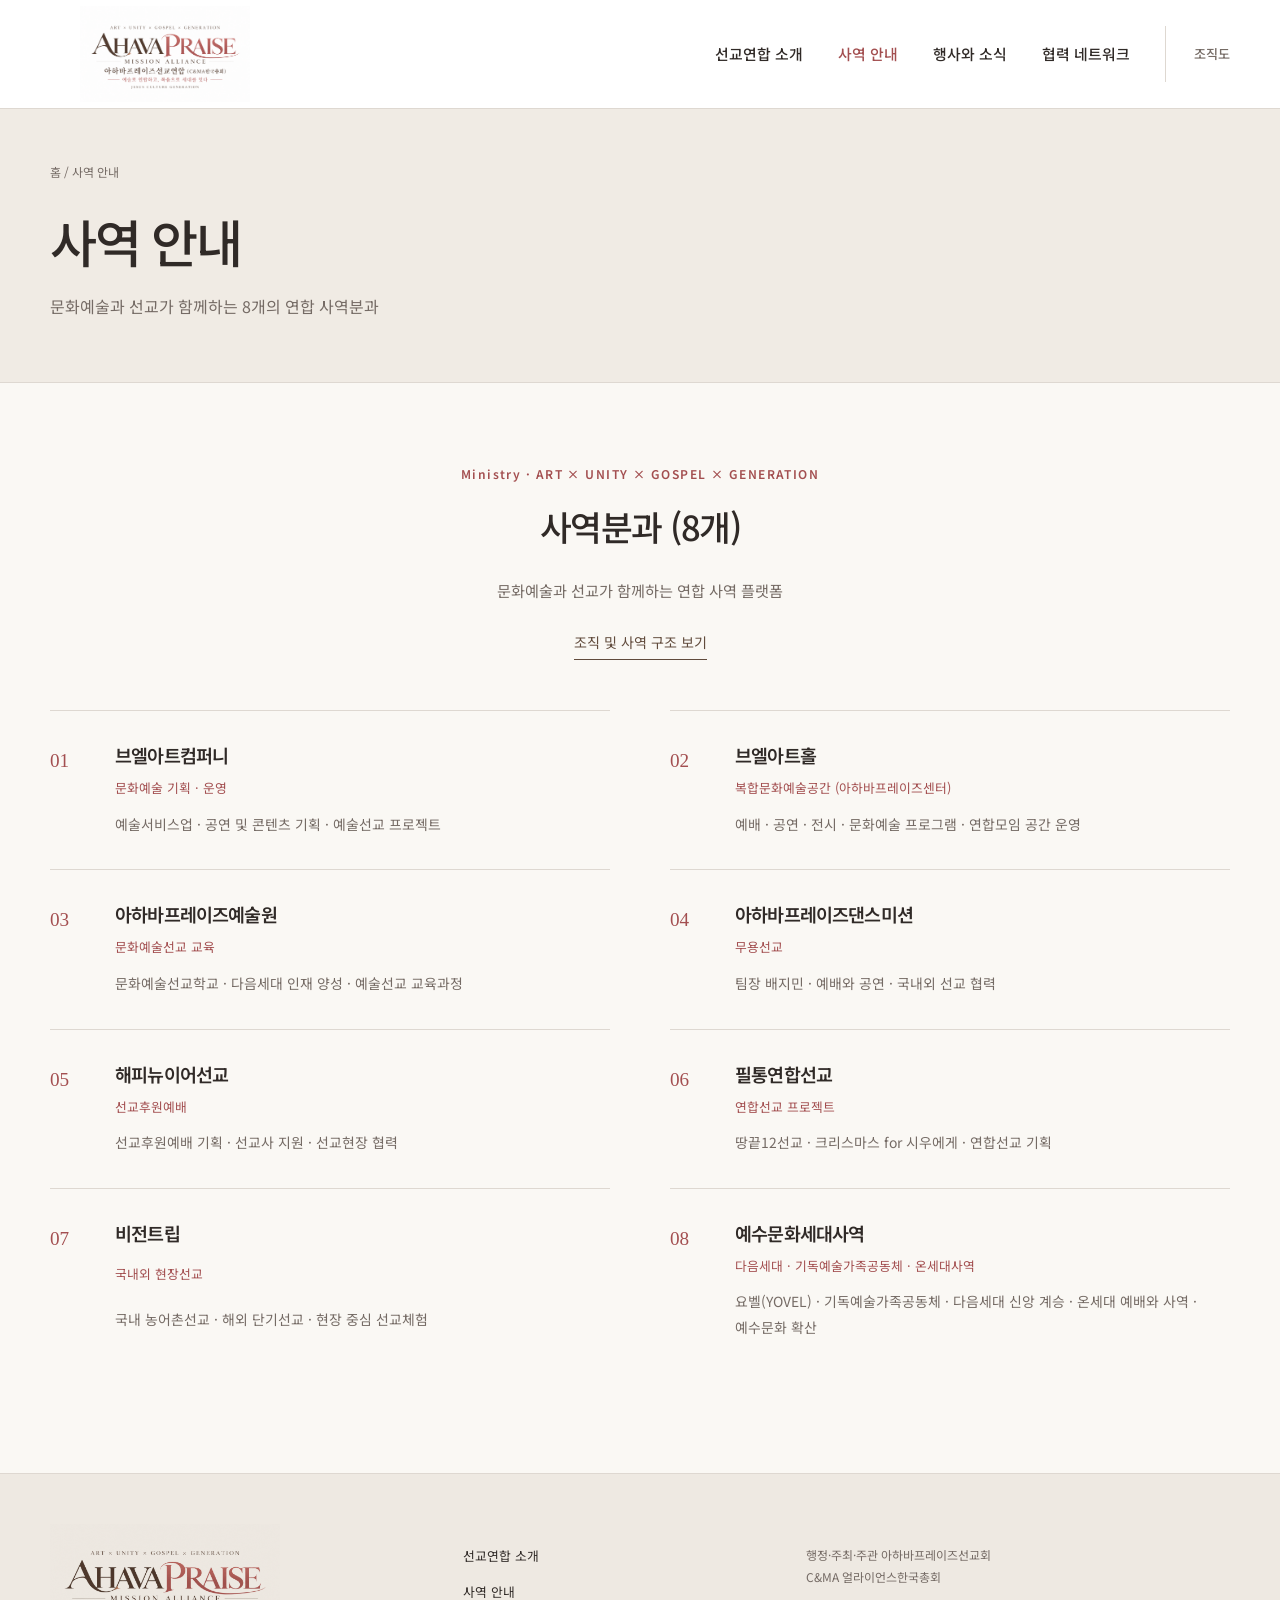
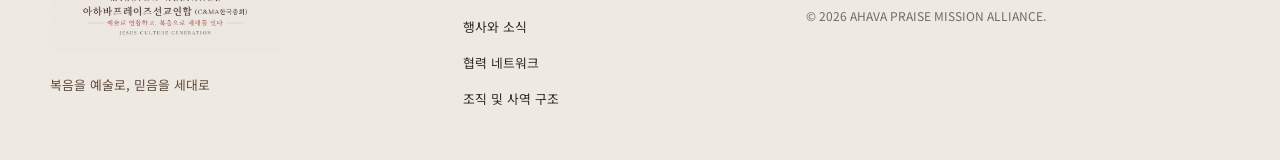
<file: ministries.html>
<!doctype html>
<html lang="ko"><head><meta charset="utf-8" /><meta name="viewport" content="width=device-width, initial-scale=1" /><title>사역 안내 | 아하바프레이즈선교연합</title><meta name="description" content="문화예술과 선교가 함께하는 8개의 연합 사역분과" /><link rel="icon" type="image/png" href="assets/ahava-praise-logo.png" /><link rel="stylesheet" href="style.css" /><link rel="canonical" href="https://ahava-praise.vercel.app/ministries.html" /><meta property="og:url" content="https://ahava-praise.vercel.app/ministries.html" /></head><body><a class="skip-link" href="#main">본문 바로가기</a>
    <header class="site-header" id="top">
    <nav class="nav container" aria-label="주요 메뉴">
      <a class="brand" href="index.html" aria-label="아하바프레이즈선교연합 홈"><img class="brand-logo" src="assets/ahava-praise-logo.png" alt="AHAVA PRAISE 아하바프레이즈선교연합" /></a>
      <button class="nav-toggle" type="button" aria-expanded="false" aria-controls="nav-menu"><span></span><span></span><span></span><span class="sr-only">메뉴 열기</span></button>
      <div class="nav-menu" id="nav-menu">
        <div class="nav-dropdown"><a href="about.html" class="dropdown-trigger">선교연합 소개</a><div class="dropdown-menu"><a href="about.html#about">소개</a><a href="about.html#vision">비전과 사명</a><a href="about.html#history">걸어온 길</a><a href="organization.html">조직 및 사역 구조</a></div></div>
        <a href="ministries.html">사역 안내</a><a href="archive.html">행사와 소식</a><a href="partners.html">협력 네트워크</a><a href="organization.html" class="nav-organization">조직도</a>
      </div>
    </nav>
  </header><main id="main"><div class="page-heading"><div class="container"><p class="breadcrumb"><a href="index.html">홈</a> / 사역 안내</p><h1>사역 안내</h1><p>문화예술과 선교가 함께하는 8개의 연합 사역분과</p></div></div><section class="section-pad" id="ministry">
      <div class="container centered-heading reveal"><p class="eyebrow">Ministry · ART × UNITY × GOSPEL × GENERATION</p><h2>사역분과 (8개)</h2><p>문화예술과 선교가 함께하는 연합 사역 플랫폼</p><a class="text-link" href="organization.html">조직 및 사역 구조 보기</a></div>
      <div class="container ministry-grid">
        <article class="ministry-card reveal" id="division-1"><span>01</span><h3>브엘아트컴퍼니</h3><p class="en">문화예술 기획 · 운영</p><p>예술서비스업 · 공연 및 콘텐츠 기획 · 예술선교 프로젝트</p></article>
        <article class="ministry-card reveal" id="division-2"><span>02</span><h3>브엘아트홀</h3><p class="en">복합문화예술공간 (아하바프레이즈센터)</p><p>예배 · 공연 · 전시 · 문화예술 프로그램 · 연합모임 공간 운영</p></article>
        <article class="ministry-card reveal" id="division-3"><span>03</span><h3>아하바프레이즈예술원</h3><p class="en">문화예술선교 교육</p><p>문화예술선교학교 · 다음세대 인재 양성 · 예술선교 교육과정</p></article>
        <article class="ministry-card reveal" id="division-4"><span>04</span><h3>아하바프레이즈댄스미션</h3><p class="en">무용선교</p><p>팀장 배지민 · 예배와 공연 · 국내외 선교 협력</p></article>
        <article class="ministry-card reveal" id="division-5"><span>05</span><h3>해피뉴이어선교</h3><p class="en">선교후원예배</p><p>선교후원예배 기획 · 선교사 지원 · 선교현장 협력</p></article>
        <article class="ministry-card reveal" id="division-6"><span>06</span><h3>필통연합선교</h3><p class="en">연합선교 프로젝트</p><p>땅끝12선교 · 크리스마스 for 시우에게 · 연합선교 기획</p></article>
        <article class="ministry-card reveal" id="division-7"><span>07</span><h3>비전트립</h3><p class="en">국내외 현장선교</p><p>국내 농어촌선교 · 해외 단기선교 · 현장 중심 선교체험</p></article>
        <article class="ministry-card reveal" id="division-8"><span>08</span><h3>예수문화세대사역</h3><p class="en">다음세대 · 기독예술가족공동체 · 온세대사역</p><p>요벨(YOVEL) · 기독예술가족공동체 · 다음세대 신앙 계승 · 온세대 예배와 사역 · 예수문화 확산</p></article>
      </div>
    </section></main>    <footer class="site-footer"><div class="container footer-inner">
    <div class="footer-brand"><img class="footer-logo" src="assets/ahava-praise-logo.png" alt="아하바프레이즈선교연합 로고" /><p>복음을 예술로, 믿음을 세대로</p></div>
    <div class="footer-links"><a href="about.html">선교연합 소개</a><a href="ministries.html">사역 안내</a><a href="archive.html">행사와 소식</a><a href="partners.html">협력 네트워크</a><a href="organization.html">조직 및 사역 구조</a></div>
    <div class="footer-meta"><p>행정·주최·주관 아하바프레이즈선교회<br />C&amp;MA 얼라이언스한국총회</p><p>© <span id="year"></span> AHAVA PRAISE MISSION ALLIANCE.</p></div>
  </div></footer><button class="top-button" type="button" aria-label="맨 위로 이동">↑</button><script src="script.js"></script></body></html>
</file>
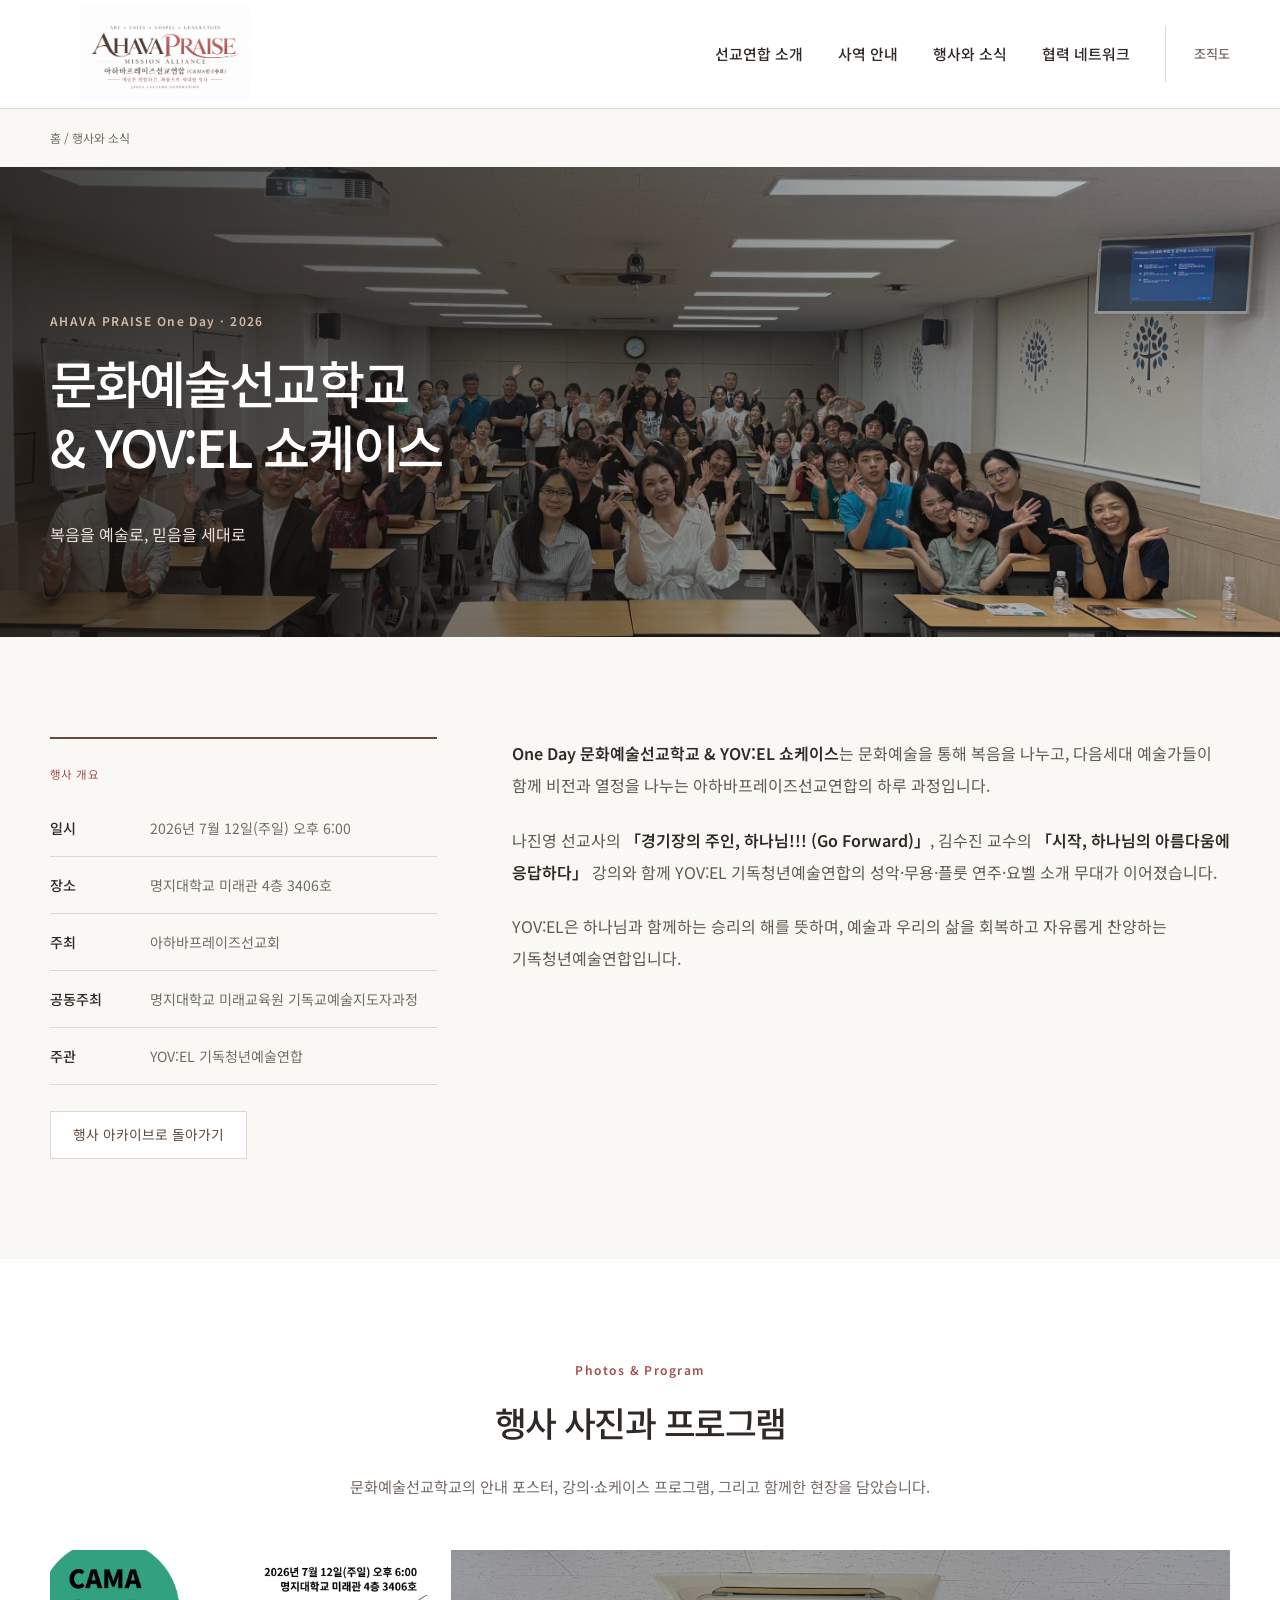
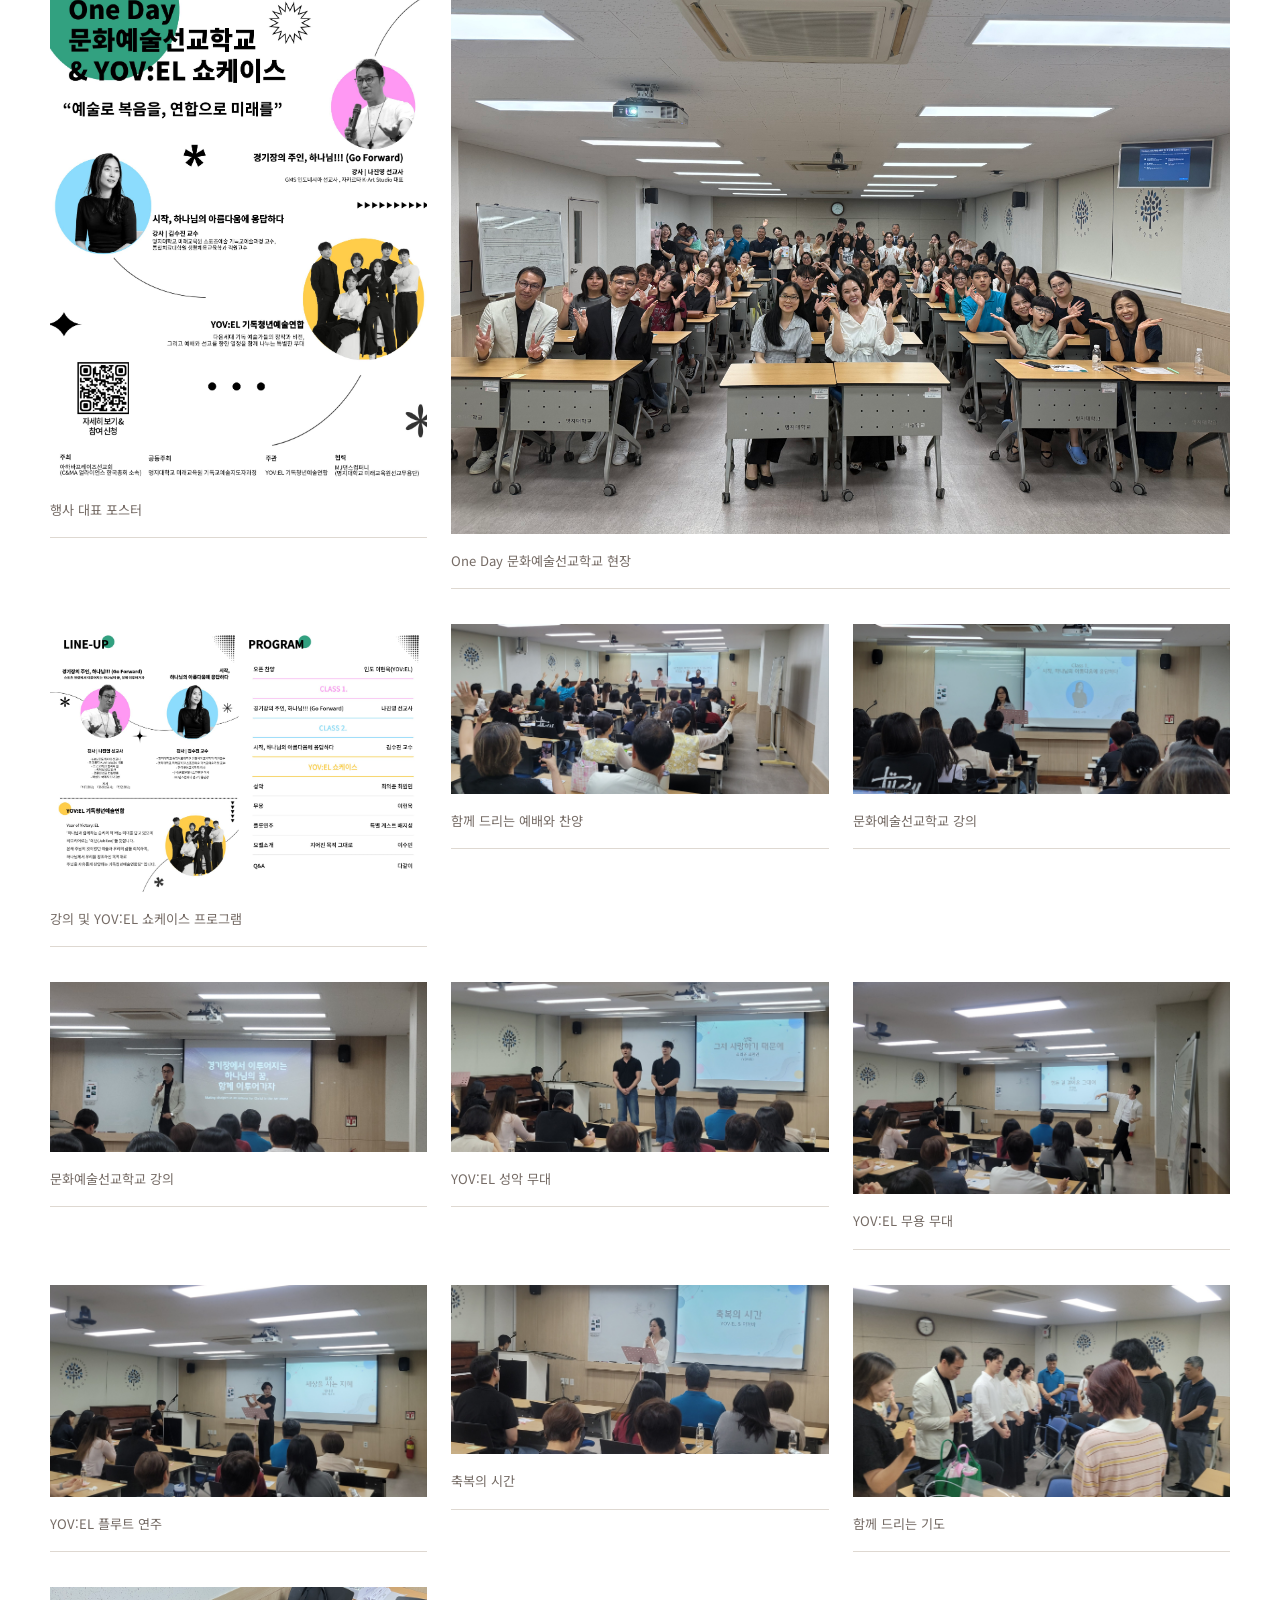
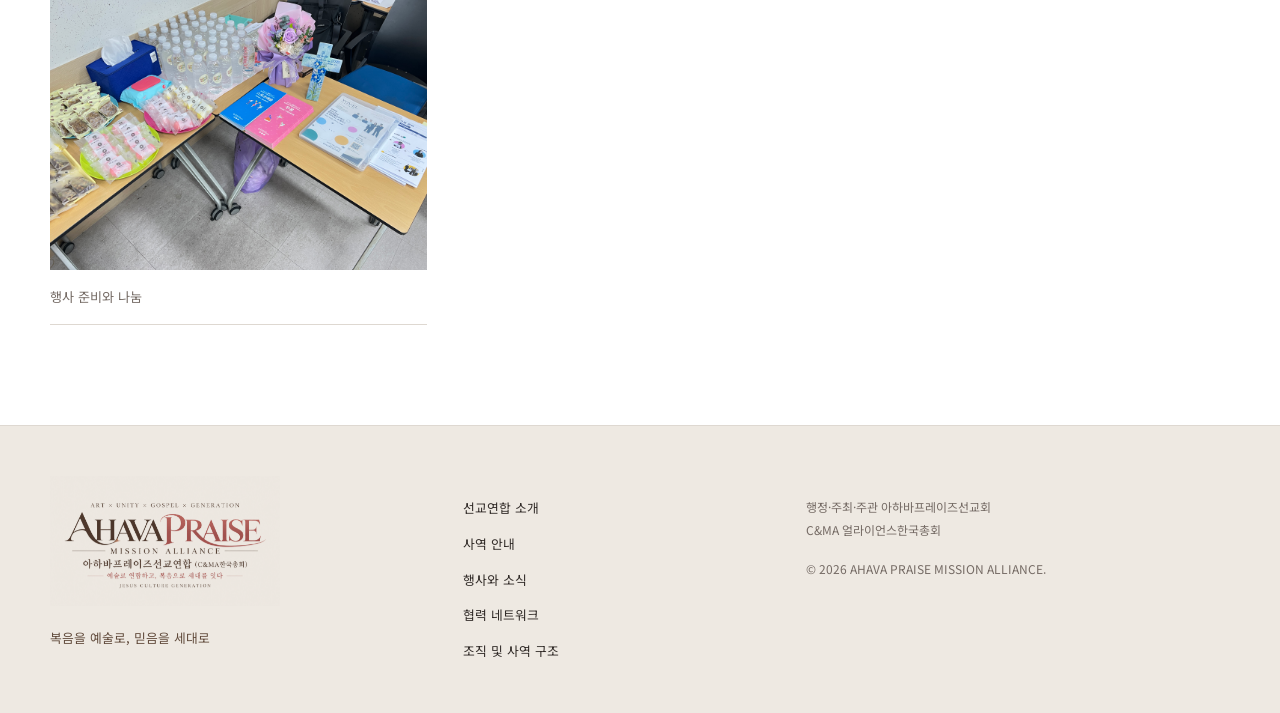
<file: one-day-cultural-mission-school.html>
<!doctype html>
<html lang="ko">
<head>
  <meta charset="utf-8" />
  <meta name="viewport" content="width=device-width, initial-scale=1" />
  <title>One Day 문화예술선교학교 &amp; YOV:EL 쇼케이스 | 아하바프레이즈선교연합</title>
  <meta name="description" content="2026년 7월 12일 명지대학교에서 열린 AHAVA PRAISE One Day 문화예술선교학교와 YOV:EL 쇼케이스를 소개합니다." />
  <meta name="theme-color" content="#0E2442" />
  <meta property="og:type" content="article" />
  <meta property="og:title" content="One Day 문화예술선교학교 &amp; YOV:EL 쇼케이스 | 아하바프레이즈선교연합" />
  <meta property="og:description" content="복음을 예술로, 믿음을 세대로." />
  <meta property="og:image" content="assets/events/one-day-cultural-mission-poster.jpg" />
  <link rel="icon" type="image/png" href="assets/ahava-praise-logo.png" />
  <link rel="preload" as="image" href="assets/events/one-day-cultural-mission-group.jpg" />
  <link rel="stylesheet" href="style.css" />
<link rel="canonical" href="https://ahava-praise.vercel.app/one-day-cultural-mission-school.html" /><meta property="og:url" content="https://ahava-praise.vercel.app/one-day-cultural-mission-school.html" /></head>
<body>
  <a class="skip-link" href="#main">본문 바로가기</a>

    <header class="site-header" id="top">
    <nav class="nav container" aria-label="주요 메뉴">
      <a class="brand" href="index.html" aria-label="아하바프레이즈선교연합 홈"><img class="brand-logo" src="assets/ahava-praise-logo.png" alt="AHAVA PRAISE 아하바프레이즈선교연합" /></a>
      <button class="nav-toggle" type="button" aria-expanded="false" aria-controls="nav-menu"><span></span><span></span><span></span><span class="sr-only">메뉴 열기</span></button>
      <div class="nav-menu" id="nav-menu">
        <div class="nav-dropdown"><a href="about.html" class="dropdown-trigger">선교연합 소개</a><div class="dropdown-menu"><a href="about.html#about">소개</a><a href="about.html#vision">비전과 사명</a><a href="about.html#history">걸어온 길</a><a href="organization.html">조직 및 사역 구조</a></div></div>
        <a href="ministries.html">사역 안내</a><a href="archive.html">행사와 소식</a><a href="partners.html">협력 네트워크</a><a href="organization.html" class="nav-organization">조직도</a>
      </div>
    </nav>
  </header>

  <main id="main"><div class="container detail-breadcrumb"><a href="index.html">홈</a> / <a href="archive.html">행사와 소식</a></div>
    <section class="detail-hero">
      <img src="assets/events/one-day-cultural-mission-group.jpg" alt="One Day 문화예술선교학교와 YOV:EL 쇼케이스 참여자 단체사진" />
      <div class="detail-hero-overlay">
        <div class="container">
          <p class="eyebrow">AHAVA PRAISE One Day · 2026</p>
          <h1>문화예술선교학교<br />&amp; YOV:EL 쇼케이스</h1>
          <p class="lead">복음을 예술로, 믿음을 세대로</p>
        </div>
      </div>
    </section>

    <section class="section-pad">
      <div class="container detail-grid">
        <aside class="detail-info reveal">
          <span class="event-badge">행사 개요</span>
          <ul class="event-meta detail-meta">
            <li><strong>일시</strong><span>2026년 7월 12일(주일) 오후 6:00</span></li>
            <li><strong>장소</strong><span>명지대학교 미래관 4층 3406호</span></li>
            <li><strong>주최</strong><span>아하바프레이즈선교회</span></li>
            <li><strong>공동주최</strong><span>명지대학교 미래교육원 기독교예술지도자과정</span></li>
            <li><strong>주관</strong><span>YOV:EL 기독청년예술연합</span></li>
          </ul>
          <a class="btn btn-secondary" href="archive.html">행사 아카이브로 돌아가기</a>
        </aside>
        <div class="rich-text reveal delay-1">
          <p>
            <strong>One Day 문화예술선교학교 &amp; YOV:EL 쇼케이스</strong>는 문화예술을 통해 복음을 나누고, 다음세대 예술가들이 함께 비전과 열정을 나누는 아하바프레이즈선교연합의 하루 과정입니다.
          </p>
          <p>
            나진영 선교사의 <strong>「경기장의 주인, 하나님!!! (Go Forward)」</strong>, 김수진 교수의 <strong>「시작, 하나님의 아름다움에 응답하다」</strong> 강의와 함께 YOV:EL 기독청년예술연합의 성악·무용·플룻 연주·요벨 소개 무대가 이어졌습니다.
          </p>
          <p>
            YOV:EL은 하나님과 함께하는 승리의 해를 뜻하며, 예술과 우리의 삶을 회복하고 자유롭게 찬양하는 기독청년예술연합입니다.
          </p>
        </div>
      </div>
    </section>

    <section class="section-pad event-section detail-gallery-section">
      <div class="container centered-heading reveal">
        <p class="eyebrow">Photos &amp; Program</p>
        <h2>행사 사진과 프로그램</h2>
        <p>문화예술선교학교의 안내 포스터, 강의·쇼케이스 프로그램, 그리고 함께한 현장을 담았습니다.</p>
      </div>
      <div class="container event-gallery detail-event-gallery">
        <figure class="gallery-card reveal">
          <img src="assets/events/one-day-cultural-mission-poster.jpg" alt="AHAVA PRAISE One Day 문화예술선교학교와 YOV:EL 쇼케이스 안내 포스터" loading="lazy" />
          <figcaption>행사 대표 포스터</figcaption>
        </figure>
        <figure class="gallery-card gallery-wide reveal delay-1">
          <img src="assets/events/one-day-cultural-mission-group.jpg" alt="명지대학교에서 진행된 One Day 문화예술선교학교 참여자 단체사진" loading="lazy" />
          <figcaption>One Day 문화예술선교학교 현장</figcaption>
        </figure>
        <figure class="gallery-card reveal delay-2">
          <img src="assets/events/one-day-cultural-mission-program.jpg" alt="One Day 문화예술선교학교 강의와 YOV:EL 쇼케이스 프로그램 안내" loading="lazy" />
          <figcaption>강의 및 YOV:EL 쇼케이스 프로그램</figcaption>
        </figure>
        <figure class="gallery-card reveal">
          <img src="assets/events/one-day/one-day-worship.jpg" alt="One Day 문화예술선교학교에서 함께 찬양하는 참석자들" loading="lazy" />
          <figcaption>함께 드리는 예배와 찬양</figcaption>
        </figure>
        <figure class="gallery-card reveal delay-1">
          <img src="assets/events/one-day/one-day-lecture-01.jpg" alt="문화예술선교학교 강의 현장" loading="lazy" />
          <figcaption>문화예술선교학교 강의</figcaption>
        </figure>
        <figure class="gallery-card reveal delay-2">
          <img src="assets/events/one-day/one-day-lecture-02.jpg" alt="문화예술선교학교 발표 현장" loading="lazy" />
          <figcaption>문화예술선교학교 강의</figcaption>
        </figure>
        <figure class="gallery-card reveal">
          <img src="assets/events/one-day/one-day-yovel-vocal.jpg" alt="YOV:EL 성악 무대" loading="lazy" />
          <figcaption>YOV:EL 성악 무대</figcaption>
        </figure>
        <figure class="gallery-card reveal delay-1">
          <img src="assets/events/one-day/one-day-yovel-dance.jpg" alt="YOV:EL 무용 무대" loading="lazy" />
          <figcaption>YOV:EL 무용 무대</figcaption>
        </figure>
        <figure class="gallery-card reveal delay-2">
          <img src="assets/events/one-day/one-day-yovel-flute.jpg" alt="YOV:EL 플루트 연주" loading="lazy" />
          <figcaption>YOV:EL 플루트 연주</figcaption>
        </figure>
        <figure class="gallery-card reveal">
          <img src="assets/events/one-day/one-day-blessing.jpg" alt="One Day 문화예술선교학교 축복의 시간" loading="lazy" />
          <figcaption>축복의 시간</figcaption>
        </figure>
        <figure class="gallery-card reveal delay-1">
          <img src="assets/events/one-day/one-day-prayer.jpg" alt="One Day 문화예술선교학교 참석자들이 함께 기도하는 모습" loading="lazy" />
          <figcaption>함께 드리는 기도</figcaption>
        </figure>
        <figure class="gallery-card reveal delay-2">
          <img src="assets/events/one-day/one-day-preparation.jpg" alt="One Day 문화예술선교학교 행사 준비와 나눔" loading="lazy" />
          <figcaption>행사 준비와 나눔</figcaption>
        </figure>
      </div>
    </section>
  </main>

    <footer class="site-footer"><div class="container footer-inner">
    <div class="footer-brand"><img class="footer-logo" src="assets/ahava-praise-logo.png" alt="아하바프레이즈선교연합 로고" /><p>복음을 예술로, 믿음을 세대로</p></div>
    <div class="footer-links"><a href="about.html">선교연합 소개</a><a href="ministries.html">사역 안내</a><a href="archive.html">행사와 소식</a><a href="partners.html">협력 네트워크</a><a href="organization.html">조직 및 사역 구조</a></div>
    <div class="footer-meta"><p>행정·주최·주관 아하바프레이즈선교회<br />C&amp;MA 얼라이언스한국총회</p><p>© <span id="year"></span> AHAVA PRAISE MISSION ALLIANCE.</p></div>
  </div></footer>

  <button class="top-button" type="button" aria-label="맨 위로 이동">↑</button>
  <script src="script.js"></script>
</body>
</html>
</file>
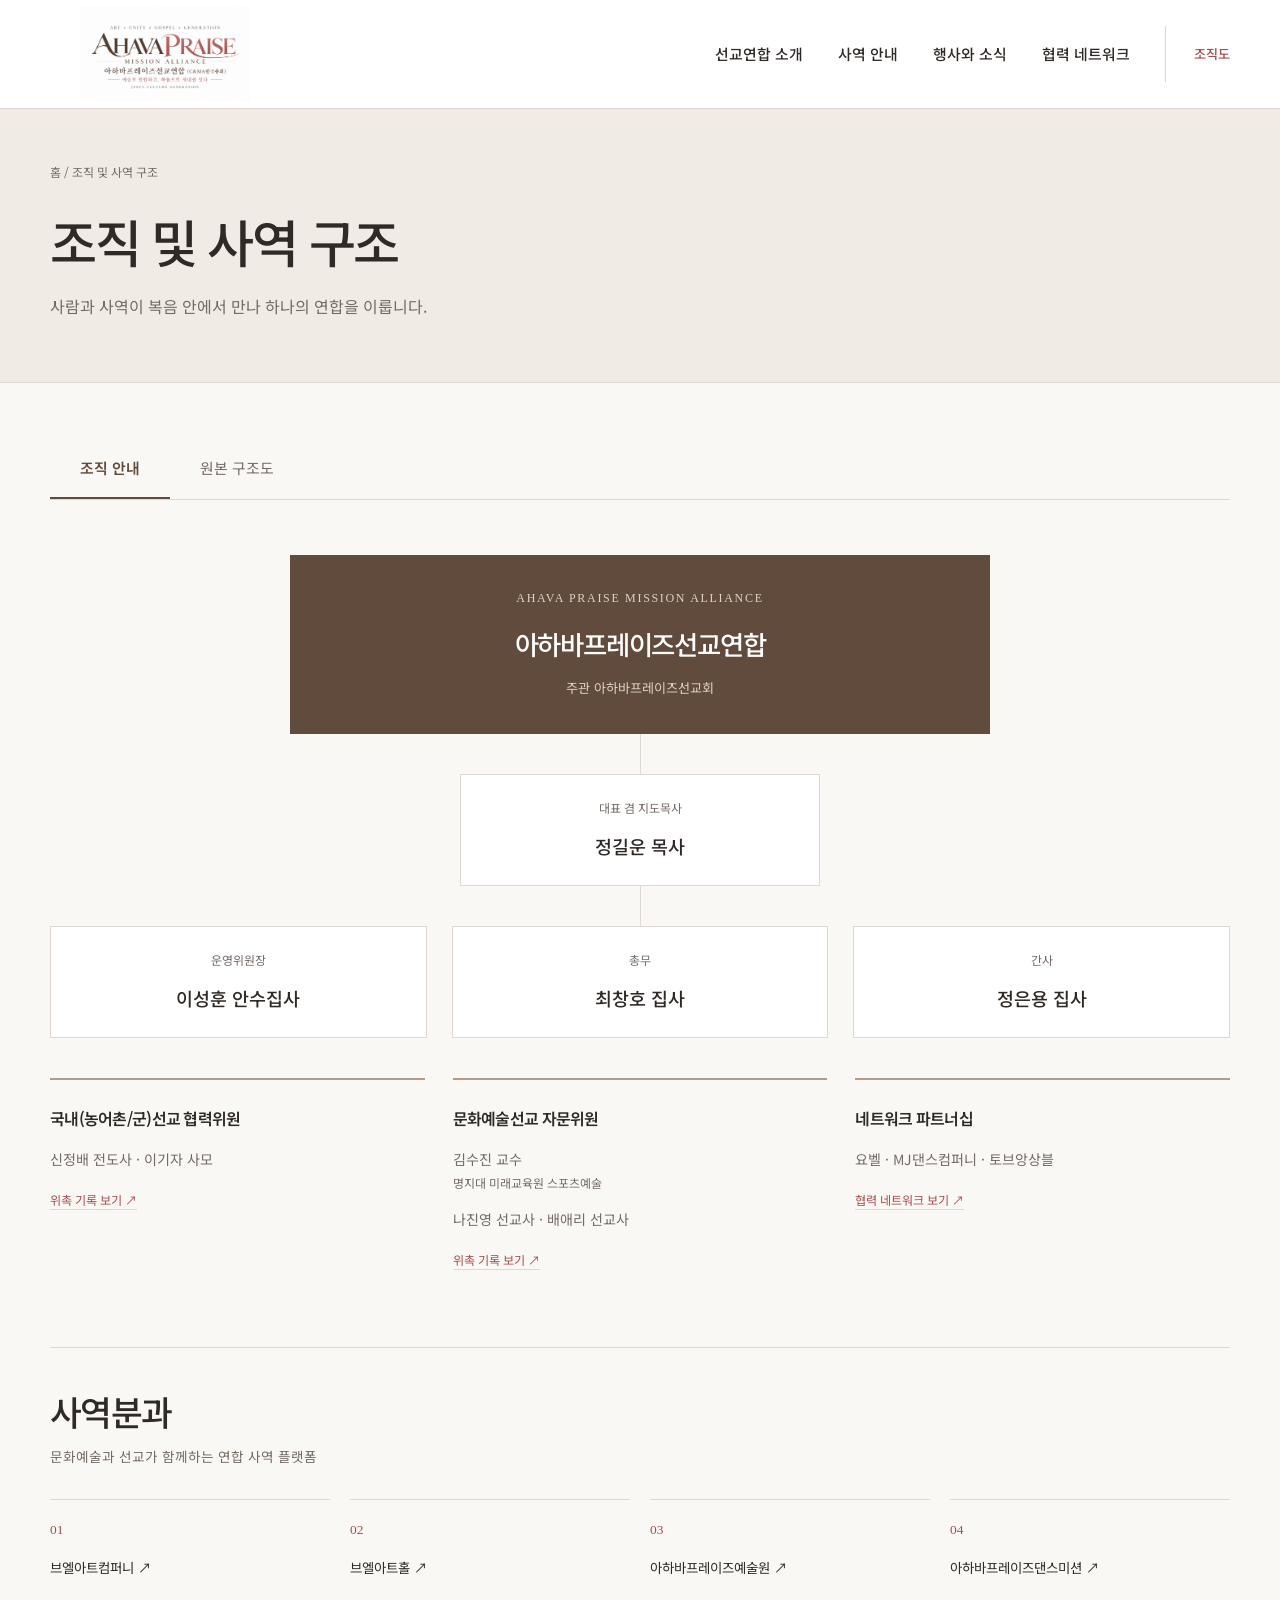
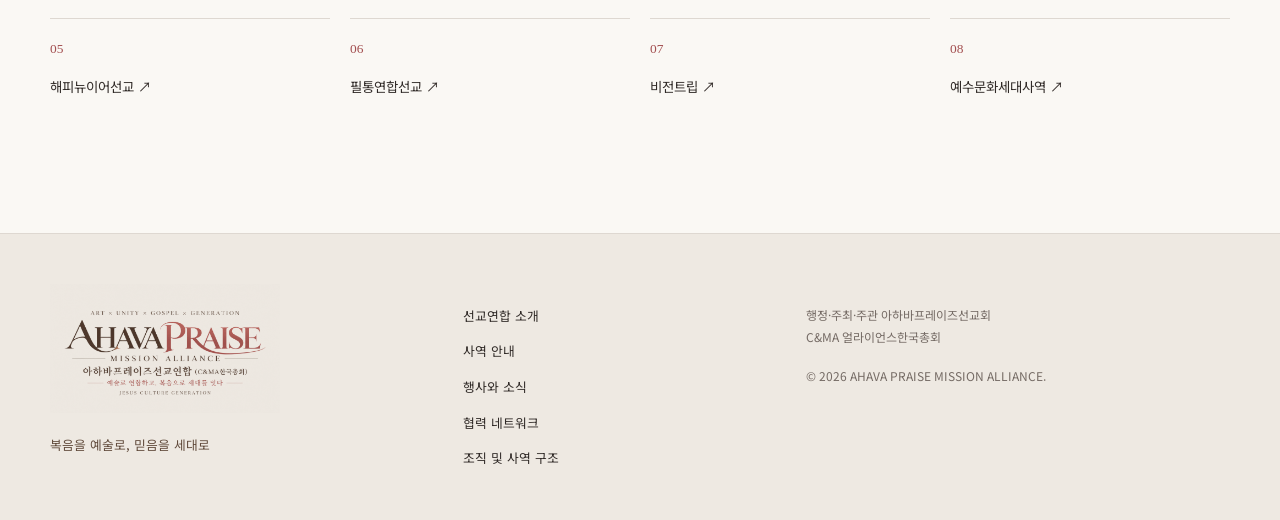
<file: organization.html>
<!doctype html>
<html lang="ko"><head><meta charset="utf-8" /><meta name="viewport" content="width=device-width, initial-scale=1" /><title>조직 및 사역 구조 | 아하바프레이즈선교연합</title><meta name="description" content="사람과 사역이 복음 안에서 만나 하나의 연합을 이룹니다." /><link rel="icon" type="image/png" href="assets/ahava-praise-logo.png" /><link rel="stylesheet" href="style.css" /><link rel="canonical" href="https://ahava-praise.vercel.app/organization.html" /><meta property="og:url" content="https://ahava-praise.vercel.app/organization.html" /></head><body><a class="skip-link" href="#main">본문 바로가기</a>
    <header class="site-header" id="top">
    <nav class="nav container" aria-label="주요 메뉴">
      <a class="brand" href="index.html" aria-label="아하바프레이즈선교연합 홈"><img class="brand-logo" src="assets/ahava-praise-logo.png" alt="AHAVA PRAISE 아하바프레이즈선교연합" /></a>
      <button class="nav-toggle" type="button" aria-expanded="false" aria-controls="nav-menu"><span></span><span></span><span></span><span class="sr-only">메뉴 열기</span></button>
      <div class="nav-menu" id="nav-menu">
        <div class="nav-dropdown"><a href="about.html" class="dropdown-trigger">선교연합 소개</a><div class="dropdown-menu"><a href="about.html#about">소개</a><a href="about.html#vision">비전과 사명</a><a href="about.html#history">걸어온 길</a><a href="organization.html">조직 및 사역 구조</a></div></div>
        <a href="ministries.html">사역 안내</a><a href="archive.html">행사와 소식</a><a href="partners.html">협력 네트워크</a><a href="organization.html" class="nav-organization">조직도</a>
      </div>
    </nav>
  </header><main id="main"><div class="page-heading"><div class="container"><p class="breadcrumb"><a href="index.html">홈</a> / 조직 및 사역 구조</p><h1>조직 및 사역 구조</h1><p>사람과 사역이 복음 안에서 만나 하나의 연합을 이룹니다.</p></div></div><div class="container organization-content">
<div class="view-tabs" role="tablist" aria-label="조직도 보기 방식"><button id="tab-web" role="tab" aria-selected="true" aria-controls="panel-web">조직 안내</button><button id="tab-original" role="tab" aria-selected="false" aria-controls="panel-original" tabindex="-1">원본 구조도</button></div>
<section id="panel-web" role="tabpanel" aria-labelledby="tab-web" class="org-web">
  <div class="org-root"><p>AHAVA PRAISE MISSION ALLIANCE</p><h2>아하바프레이즈선교연합</h2><span>주관 아하바프레이즈선교회</span></div>
  <div class="org-leader"><div class="org-person"><span>대표 겸 지도목사</span><strong>정길운 목사</strong></div></div>
  <div class="org-officers"><div class="org-person"><span>운영위원장</span><strong>이성훈 안수집사</strong></div><div class="org-person"><span>총무</span><strong>최창호 집사</strong></div><div class="org-person"><span>간사</span><strong>정은용 집사</strong></div></div>
  <div class="org-groups"><section><h3>국내(농어촌/군)선교 협력위원</h3><p>신정배 전도사 · 이기자 사모</p><a href="rural-mission-advisors.html">위촉 기록 보기 ↗</a></section><section><h3>문화예술선교 자문위원</h3><p>김수진 교수 <small>명지대 미래교육원 스포츠예술</small></p><p>나진영 선교사 · 배애리 선교사</p><a href="culture-arts-advisors.html">위촉 기록 보기 ↗</a></section><section><h3>네트워크 파트너십</h3><p>요벨 · MJ댄스컴퍼니 · 토브앙상블</p><a href="partners.html">협력 네트워크 보기 ↗</a></section></div>
  <div class="org-divisions"><h2>사역분과</h2><p>문화예술과 선교가 함께하는 연합 사역 플랫폼</p><ol><li><a href="ministries.html#division-1"><span>01</span>브엘아트컴퍼니 ↗</a></li><li><a href="ministries.html#division-2"><span>02</span>브엘아트홀 ↗</a></li><li><a href="ministries.html#division-3"><span>03</span>아하바프레이즈예술원 ↗</a></li><li><a href="ministries.html#division-4"><span>04</span>아하바프레이즈댄스미션 ↗</a></li><li><a href="ministries.html#division-5"><span>05</span>해피뉴이어선교 ↗</a></li><li><a href="ministries.html#division-6"><span>06</span>필통연합선교 ↗</a></li><li><a href="ministries.html#division-7"><span>07</span>비전트립 ↗</a></li><li><a href="ministries.html#division-8"><span>08</span>예수문화세대사역 ↗</a></li></ol></div>
</section>
<section id="panel-original" role="tabpanel" aria-labelledby="tab-original" hidden><figure class="organization-chart"><img src="assets/ahava-praise-organization.png" alt="아하바프레이즈선교연합 조직 및 8개 사역분과 원본 구조도" /><figcaption><a class="text-link" href="assets/ahava-praise-organization.png" target="_blank" rel="noopener">원본 크게 보기 ↗</a></figcaption></figure></section></div></main>    <footer class="site-footer"><div class="container footer-inner">
    <div class="footer-brand"><img class="footer-logo" src="assets/ahava-praise-logo.png" alt="아하바프레이즈선교연합 로고" /><p>복음을 예술로, 믿음을 세대로</p></div>
    <div class="footer-links"><a href="about.html">선교연합 소개</a><a href="ministries.html">사역 안내</a><a href="archive.html">행사와 소식</a><a href="partners.html">협력 네트워크</a><a href="organization.html">조직 및 사역 구조</a></div>
    <div class="footer-meta"><p>행정·주최·주관 아하바프레이즈선교회<br />C&amp;MA 얼라이언스한국총회</p><p>© <span id="year"></span> AHAVA PRAISE MISSION ALLIANCE.</p></div>
  </div></footer><button class="top-button" type="button" aria-label="맨 위로 이동">↑</button><script src="script.js"></script></body></html>
</file>
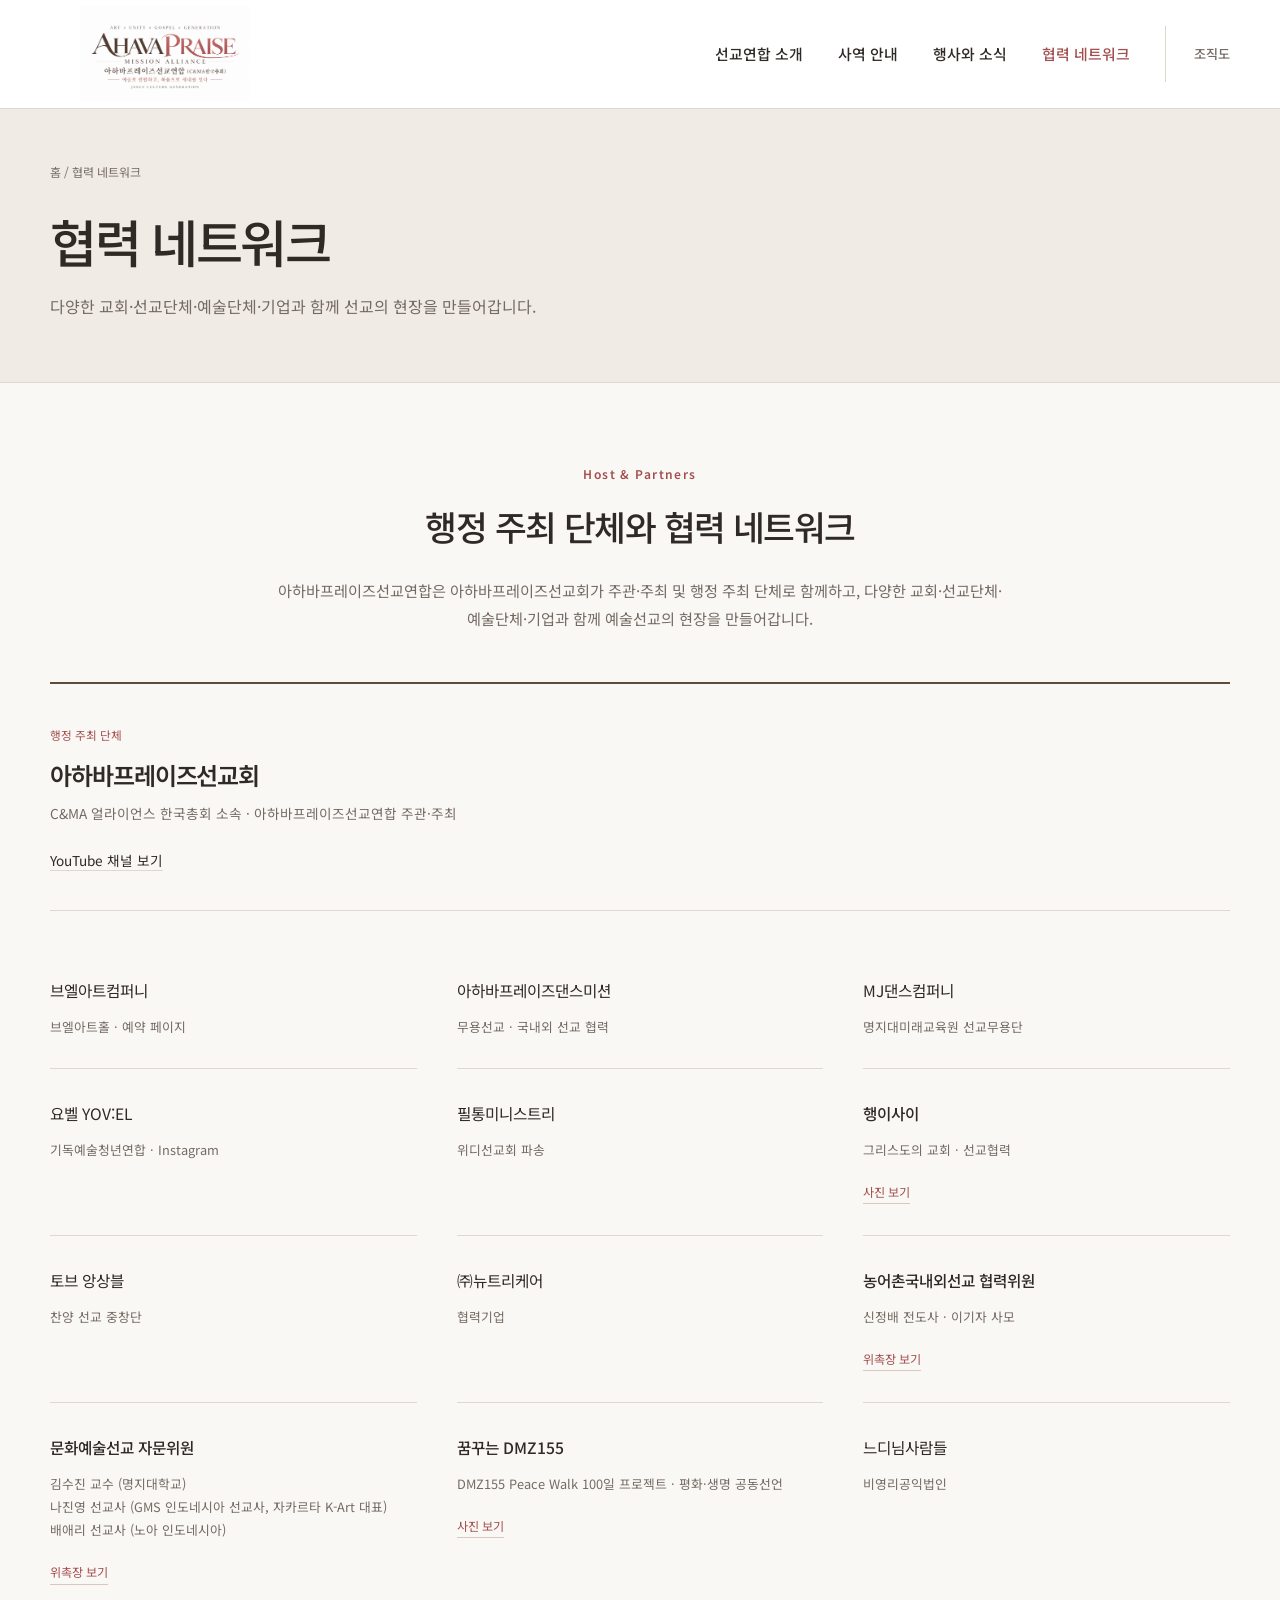
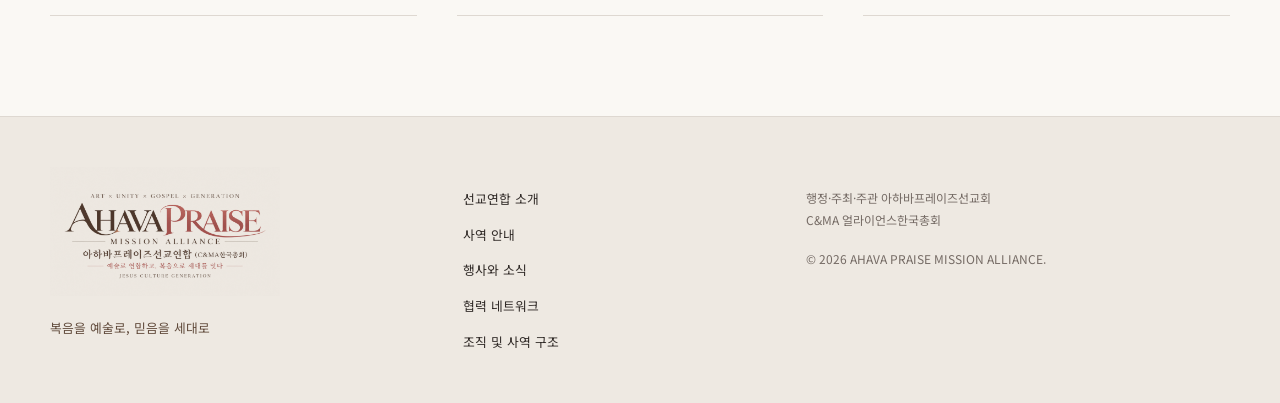
<file: partners.html>
<!doctype html>
<html lang="ko"><head><meta charset="utf-8" /><meta name="viewport" content="width=device-width, initial-scale=1" /><title>협력 네트워크 | 아하바프레이즈선교연합</title><meta name="description" content="다양한 교회·선교단체·예술단체·기업과 함께 선교의 현장을 만들어갑니다." /><link rel="icon" type="image/png" href="assets/ahava-praise-logo.png" /><link rel="stylesheet" href="style.css" /><link rel="canonical" href="https://ahava-praise.vercel.app/partners.html" /><meta property="og:url" content="https://ahava-praise.vercel.app/partners.html" /></head><body><a class="skip-link" href="#main">본문 바로가기</a>
    <header class="site-header" id="top">
    <nav class="nav container" aria-label="주요 메뉴">
      <a class="brand" href="index.html" aria-label="아하바프레이즈선교연합 홈"><img class="brand-logo" src="assets/ahava-praise-logo.png" alt="AHAVA PRAISE 아하바프레이즈선교연합" /></a>
      <button class="nav-toggle" type="button" aria-expanded="false" aria-controls="nav-menu"><span></span><span></span><span></span><span class="sr-only">메뉴 열기</span></button>
      <div class="nav-menu" id="nav-menu">
        <div class="nav-dropdown"><a href="about.html" class="dropdown-trigger">선교연합 소개</a><div class="dropdown-menu"><a href="about.html#about">소개</a><a href="about.html#vision">비전과 사명</a><a href="about.html#history">걸어온 길</a><a href="organization.html">조직 및 사역 구조</a></div></div>
        <a href="ministries.html">사역 안내</a><a href="archive.html">행사와 소식</a><a href="partners.html">협력 네트워크</a><a href="organization.html" class="nav-organization">조직도</a>
      </div>
    </nav>
  </header><main id="main"><div class="page-heading"><div class="container"><p class="breadcrumb"><a href="index.html">홈</a> / 협력 네트워크</p><h1>협력 네트워크</h1><p>다양한 교회·선교단체·예술단체·기업과 함께 선교의 현장을 만들어갑니다.</p></div></div><section class="section-pad" id="partners">
      <div class="container centered-heading reveal">
        <p class="eyebrow">Host &amp; Partners</p>
        <h2>행정 주최 단체와 협력 네트워크</h2>
        <p>아하바프레이즈선교연합은 아하바프레이즈선교회가 주관·주최 및 행정 주최 단체로 함께하고, 다양한 교회·선교단체·예술단체·기업과 함께 예술선교의 현장을 만들어갑니다.</p>
      </div>
      <div class="container host-card reveal delay-1" aria-label="행정 주최 단체">
        <span class="host-label">행정 주최 단체</span>
        <h3>아하바프레이즈선교회</h3>
        <p>C&amp;MA 얼라이언스 한국총회 소속 · 아하바프레이즈선교연합 주관·주최</p>
        <a class="host-link" href="https://www.youtube.com/@%EC%95%84%ED%95%98%EB%B0%94%ED%94%84%EB%A0%88%EC%9D%B4%EC%A6%88%EC%84%A0%EA%B5%90%ED%9A%8C" target="_blank" rel="noopener noreferrer">YouTube 채널 보기</a>
      </div>
      <div class="container partners-grid reveal delay-2" aria-label="협력단체">
        <a href="https://booking.naver.com/booking/10/bizes/994505?tr=bnm&amp;area=plt&amp;map-search=1" target="_blank" rel="noopener noreferrer">브엘아트컴퍼니<br /><small>브엘아트홀 · 예약 페이지</small></a>
        <span>아하바프레이즈댄스미션<br /><small>무용선교 · 국내외 선교 협력</small></span>
        <span>MJ댄스컴퍼니<br /><small>명지대미래교육원 선교무용단</small></span>
        <a href="https://www.instagram.com/yovel_yearofvictory?igsh=MTR1aG5zZWEyZDBpNg==" target="_blank" rel="noopener noreferrer">요벨 YOV:EL<br /><small>기독예술청년연합 · Instagram</small></a>
        <span>필통미니스트리<br /><small>위디선교회 파송</small></span>
        <span class="partner-card-haengisai"><strong>행이사이</strong><small>그리스도의 교회 · 선교협력</small><a class="partner-photo-link" href="haengisai.html">사진 보기</a></span>
        <span>토브 앙상블<br /><small>찬양 선교 중창단</small></span>
        <span>㈜뉴트리케어<br /><small>협력기업</small></span>
        <span class="partner-card-advisor"><strong>농어촌국내외선교 협력위원</strong><small>신정배 전도사 · 이기자 사모</small><a class="partner-photo-link" href="rural-mission-advisors.html">위촉장 보기</a></span>
        <span class="partner-card-culture-advisors"><strong>문화예술선교 자문위원</strong><small>김수진 교수 (명지대학교)<br />나진영 선교사 (GMS 인도네시아 선교사, 자카르타 K-Art 대표)<br />배애리 선교사 (노아 인도네시아)</small><a class="partner-photo-link" href="culture-arts-advisors.html">위촉장 보기</a></span>
        <span class="partner-card-dmz"><strong>꿈꾸는 DMZ155</strong><small>DMZ155 Peace Walk 100일 프로젝트 · 평화·생명 공동선언</small><a class="partner-photo-link" href="dreaming-dmz155.html">사진 보기</a></span>
        <span>느디님사람들<br /><small>비영리공익법인</small></span>
      </div>
    </section></main>    <footer class="site-footer"><div class="container footer-inner">
    <div class="footer-brand"><img class="footer-logo" src="assets/ahava-praise-logo.png" alt="아하바프레이즈선교연합 로고" /><p>복음을 예술로, 믿음을 세대로</p></div>
    <div class="footer-links"><a href="about.html">선교연합 소개</a><a href="ministries.html">사역 안내</a><a href="archive.html">행사와 소식</a><a href="partners.html">협력 네트워크</a><a href="organization.html">조직 및 사역 구조</a></div>
    <div class="footer-meta"><p>행정·주최·주관 아하바프레이즈선교회<br />C&amp;MA 얼라이언스한국총회</p><p>© <span id="year"></span> AHAVA PRAISE MISSION ALLIANCE.</p></div>
  </div></footer><button class="top-button" type="button" aria-label="맨 위로 이동">↑</button><script src="script.js"></script></body></html>
</file>
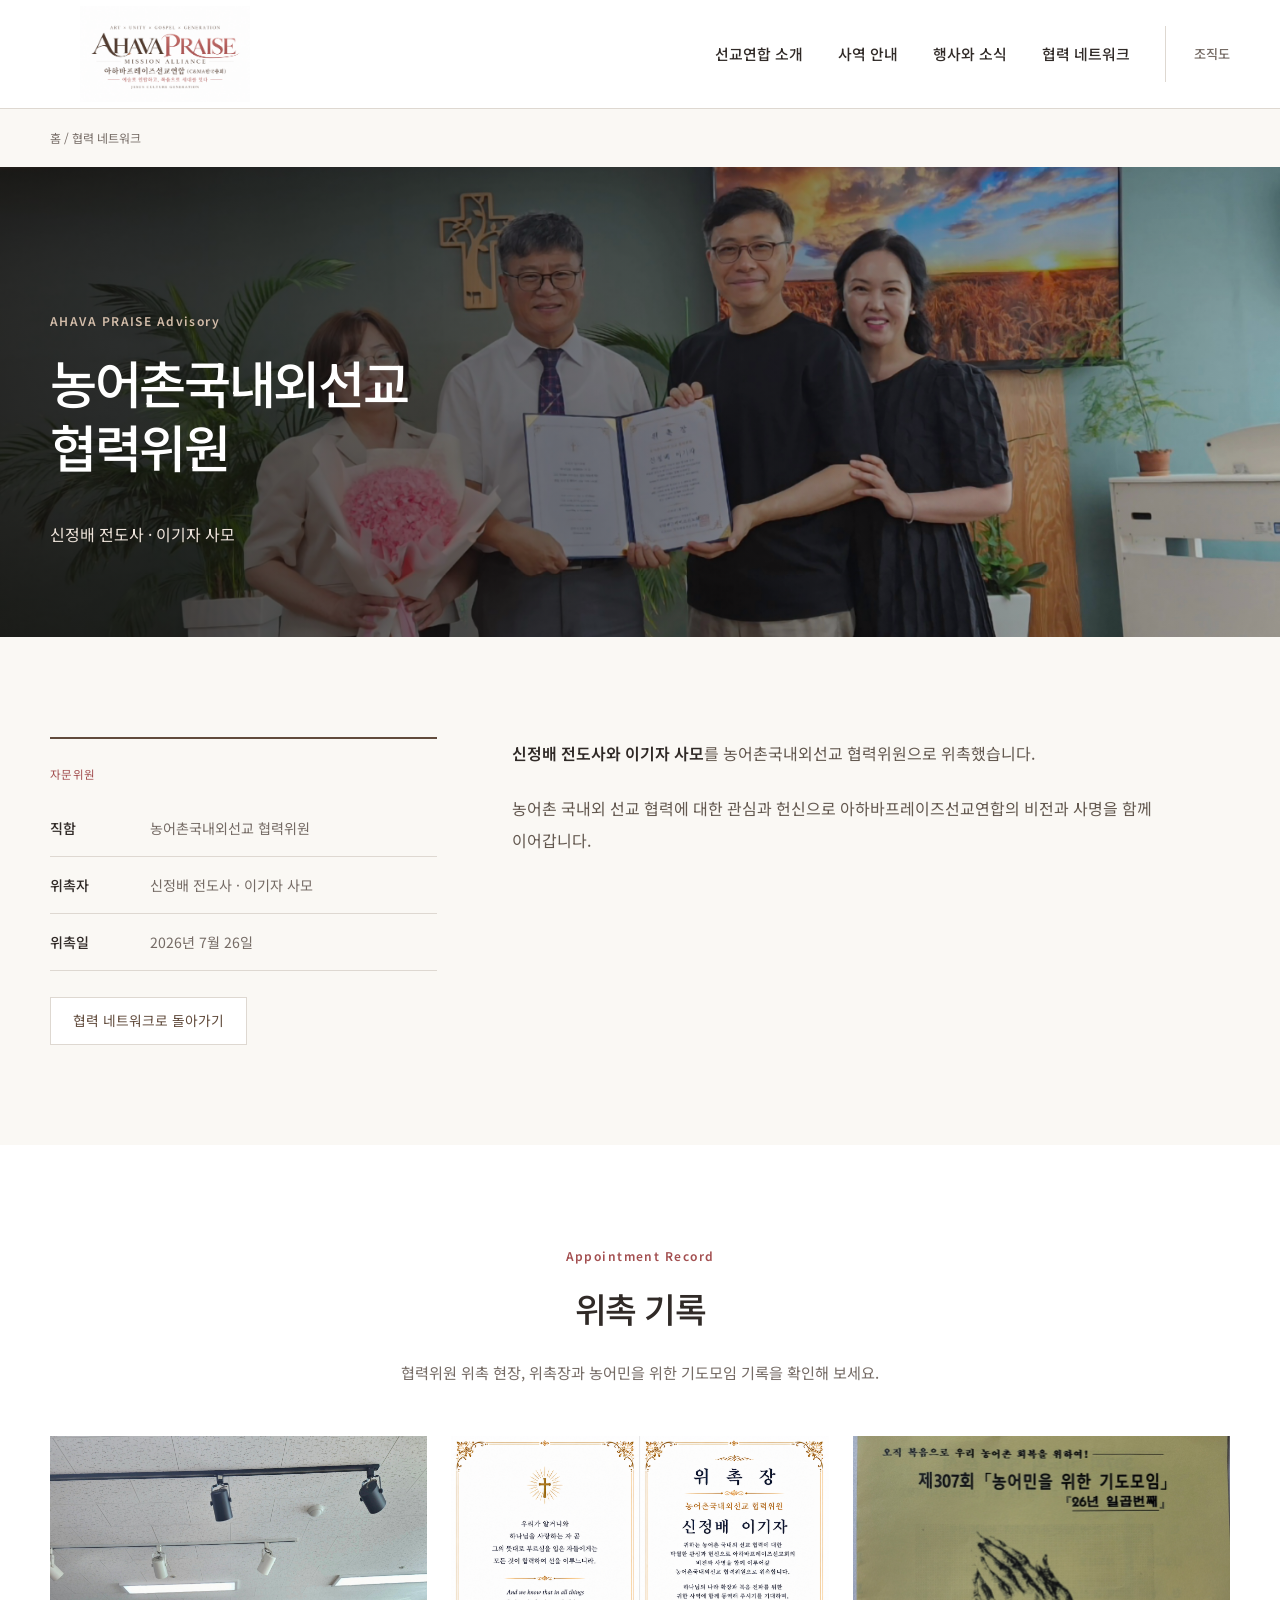
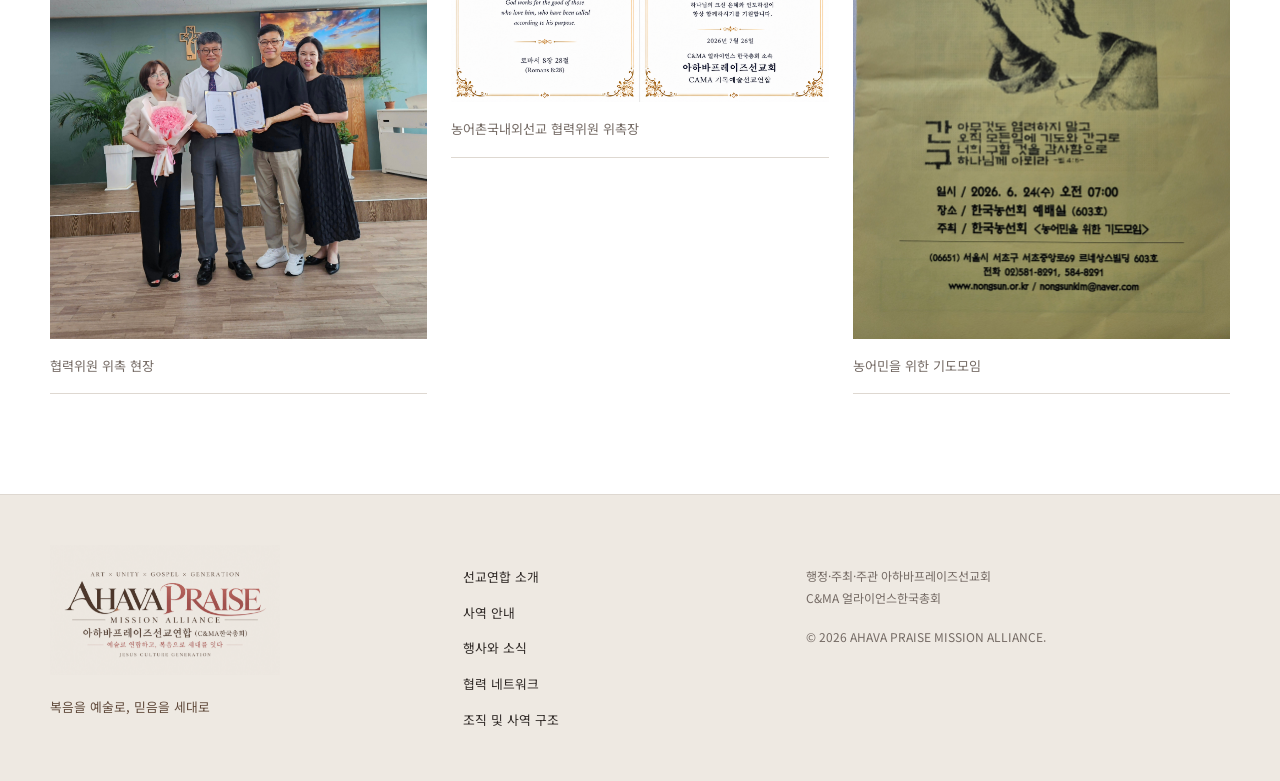
<file: rural-mission-advisors.html>
<!doctype html>
<html lang="ko">
<head>
  <meta charset="utf-8" />
  <meta name="viewport" content="width=device-width, initial-scale=1" />
  <title>농어촌국내외선교 협력위원 | 아하바프레이즈선교연합</title>
  <meta name="description" content="신정배 전도사와 이기자 사모의 농어촌국내외선교 협력위원 위촉 기록입니다." />
  <meta name="theme-color" content="#0E2442" />
  <meta property="og:type" content="article" />
  <meta property="og:title" content="농어촌국내외선교 협력위원 | 아하바프레이즈선교연합" />
  <meta property="og:description" content="신정배 전도사 · 이기자 사모 위촉 기록" />
  <meta property="og:image" content="assets/partners/rural-mission-advisors/appointment-ceremony.jpg" />
  <link rel="icon" type="image/png" href="assets/ahava-praise-logo.png" />
  <link rel="preload" as="image" href="assets/partners/rural-mission-advisors/appointment-ceremony.jpg" />
  <link rel="stylesheet" href="style.css" />
<link rel="canonical" href="https://ahava-praise.vercel.app/rural-mission-advisors.html" /><meta property="og:url" content="https://ahava-praise.vercel.app/rural-mission-advisors.html" /></head>
<body>
  <a class="skip-link" href="#main">본문 바로가기</a>

    <header class="site-header" id="top">
    <nav class="nav container" aria-label="주요 메뉴">
      <a class="brand" href="index.html" aria-label="아하바프레이즈선교연합 홈"><img class="brand-logo" src="assets/ahava-praise-logo.png" alt="AHAVA PRAISE 아하바프레이즈선교연합" /></a>
      <button class="nav-toggle" type="button" aria-expanded="false" aria-controls="nav-menu"><span></span><span></span><span></span><span class="sr-only">메뉴 열기</span></button>
      <div class="nav-menu" id="nav-menu">
        <div class="nav-dropdown"><a href="about.html" class="dropdown-trigger">선교연합 소개</a><div class="dropdown-menu"><a href="about.html#about">소개</a><a href="about.html#vision">비전과 사명</a><a href="about.html#history">걸어온 길</a><a href="organization.html">조직 및 사역 구조</a></div></div>
        <a href="ministries.html">사역 안내</a><a href="archive.html">행사와 소식</a><a href="partners.html">협력 네트워크</a><a href="organization.html" class="nav-organization">조직도</a>
      </div>
    </nav>
  </header>

  <main id="main"><div class="container detail-breadcrumb"><a href="index.html">홈</a> / <a href="partners.html">협력 네트워크</a></div>
    <section class="detail-hero">
      <img src="assets/partners/rural-mission-advisors/appointment-ceremony.jpg" alt="농어촌국내외선교 협력위원 위촉 현장" />
      <div class="detail-hero-overlay"><div class="container"><p class="eyebrow">AHAVA PRAISE Advisory</p><h1>농어촌국내외선교<br />협력위원</h1><p class="lead">신정배 전도사 · 이기자 사모</p></div></div>
    </section>

    <section class="section-pad"><div class="container detail-grid">
      <aside class="detail-info reveal"><span class="event-badge">자문위원</span><ul class="event-meta detail-meta"><li><strong>직함</strong><span>농어촌국내외선교 협력위원</span></li><li><strong>위촉자</strong><span>신정배 전도사 · 이기자 사모</span></li><li><strong>위촉일</strong><span>2026년 7월 26일</span></li></ul><a class="btn btn-secondary" href="partners.html">협력 네트워크로 돌아가기</a></aside>
      <div class="rich-text reveal delay-1"><p><strong>신정배 전도사와 이기자 사모</strong>를 농어촌국내외선교 협력위원으로 위촉했습니다.</p><p>농어촌 국내외 선교 협력에 대한 관심과 헌신으로 아하바프레이즈선교연합의 비전과 사명을 함께 이어갑니다.</p></div>
    </div></section>

    <section class="section-pad event-section detail-gallery-section"><div class="container centered-heading reveal"><p class="eyebrow">Appointment Record</p><h2>위촉 기록</h2><p>협력위원 위촉 현장, 위촉장과 농어민을 위한 기도모임 기록을 확인해 보세요.</p></div>
      <div class="container event-gallery detail-event-gallery">
        <figure class="gallery-card reveal"><img src="assets/partners/rural-mission-advisors/appointment-ceremony.jpg" alt="농어촌국내외선교 협력위원 위촉 현장" loading="lazy" /><figcaption>협력위원 위촉 현장</figcaption></figure>
        <figure class="gallery-card reveal delay-1"><img src="assets/partners/rural-mission-advisors/appointment-certificate.png" alt="농어촌국내외선교 협력위원 위촉장" loading="lazy" /><figcaption>농어촌국내외선교 협력위원 위촉장</figcaption></figure>
        <figure class="gallery-card reveal delay-2"><img src="assets/partners/rural-mission-advisors/farmers-prayer-meeting.jpg" alt="농어민을 위한 기도모임 안내" loading="lazy" /><figcaption>농어민을 위한 기도모임</figcaption></figure>
      </div>
    </section>
  </main>

    <footer class="site-footer"><div class="container footer-inner">
    <div class="footer-brand"><img class="footer-logo" src="assets/ahava-praise-logo.png" alt="아하바프레이즈선교연합 로고" /><p>복음을 예술로, 믿음을 세대로</p></div>
    <div class="footer-links"><a href="about.html">선교연합 소개</a><a href="ministries.html">사역 안내</a><a href="archive.html">행사와 소식</a><a href="partners.html">협력 네트워크</a><a href="organization.html">조직 및 사역 구조</a></div>
    <div class="footer-meta"><p>행정·주최·주관 아하바프레이즈선교회<br />C&amp;MA 얼라이언스한국총회</p><p>© <span id="year"></span> AHAVA PRAISE MISSION ALLIANCE.</p></div>
  </div></footer>
  <button class="top-button" type="button" aria-label="맨 위로 이동">↑</button><script src="script.js"></script>
</body>
</html>
</file>
<file: style.css>
@import url("https://fonts.googleapis.com/css2?family=Noto+Sans+KR:wght@300;400;500;600;700&display=swap");
:root{--ink:#302a27;--muted:#756b65;--paper:#faf8f4;--sand:#f0ebe4;--rose:#a34f50;--brown:#614b3c;--line:#ded8d1;--container:1180px}
*{box-sizing:border-box}html{scroll-behavior:smooth;scroll-padding-top:120px}body{margin:0;color:var(--ink);background:var(--paper);font-family:"Noto Sans KR",sans-serif;font-size:16px;line-height:1.85;word-break:keep-all;-webkit-font-smoothing:antialiased}img{max-width:100%;display:block}a{color:inherit;text-decoration:none}button,input{font:inherit}button{cursor:pointer}h1,h2,h3,p{margin-top:0}h1,h2,h3{line-height:1.35;letter-spacing:-.045em}h1{font-size:clamp(2.1rem,4vw,3.5rem);font-weight:500}h2{font-size:clamp(1.7rem,2.7vw,2.6rem);font-weight:500;margin-bottom:26px}h3{font-size:1.15rem;font-weight:600}p{margin-bottom:1.4em}ul{padding-left:1.2em}.container{width:min(var(--container),calc(100% - 80px));margin-inline:auto}.section-pad{padding:100px 0}.eyebrow{color:var(--rose);font-size:.75rem;letter-spacing:.12em;font-weight:600;margin-bottom:18px}.sr-only,.skip-link{position:absolute;width:1px;height:1px;overflow:hidden;clip:rect(0,0,0,0);white-space:nowrap}.skip-link:focus{width:auto;height:auto;clip:auto;z-index:999;background:#fff;padding:12px}:where(a,button,input):focus-visible{outline:2px solid var(--rose);outline-offset:5px}[hidden]{display:none!important}
.site-header{position:sticky;top:0;z-index:100;background:rgba(255,255,255,.97);border-bottom:1px solid var(--line)}.nav{height:108px;display:flex;justify-content:space-between;align-items:center;gap:32px}.brand{flex:none}.brand-logo{height:96px;width:230px;object-fit:contain}.nav-menu{display:flex;align-items:center;gap:35px;font-size:.93rem;font-weight:500}.nav-menu>a,.dropdown-trigger{white-space:nowrap;padding:16px 0}.nav-menu a:hover,.nav-menu a[aria-current]{color:var(--rose)}.nav-organization{border-left:1px solid var(--line);padding-left:28px!important;font-size:.82rem;color:var(--muted)}.nav-dropdown{position:relative}.dropdown-menu{position:absolute;top:calc(100% + 10px);left:-22px;width:210px;padding:16px 22px;background:#fff;border:1px solid var(--line);opacity:0;visibility:hidden;transform:translateY(6px);transition:.15s}.dropdown-menu a{display:block;padding:8px 0;font-weight:400}.nav-dropdown:hover .dropdown-menu,.nav-dropdown:focus-within .dropdown-menu{opacity:1;visibility:visible;transform:none}.nav-toggle{display:none;border:0;background:transparent;width:44px;height:44px;padding:8px}.nav-toggle span:not(.sr-only){height:1px;background:var(--ink);display:block;margin:7px 0}
.hero{position:relative;display:flex;align-items:center;min-height:650px;color:#fff;background:linear-gradient(90deg,rgba(25,20,17,.86),rgba(25,20,17,.43) 65%,rgba(25,20,17,.15)),url("assets/events/hnyt-hero-background.jpg") center 45%/cover no-repeat}.hero.section-pad{padding:70px 0 90px}.hero-grid{display:block}.hero-copy{max-width:690px}.hero-brand-lockup{margin-bottom:28px}.hero-brand-name{display:block;font-family:Georgia,serif;font-weight:400;font-size:clamp(2.6rem,5.3vw,4.8rem);letter-spacing:-.045em;line-height:1.05}.hero-brand-full{display:block;margin-top:14px;font-size:.65rem;letter-spacing:.22em;color:#e6dbd2}.hero .eyebrow{color:#e6dbd2;font-weight:400;font-size:.8rem;letter-spacing:.03em}.hero-host{color:#d9cec5;font-size:.76rem;max-width:610px;margin-bottom:30px}.hero h1{font-size:clamp(2rem,3.5vw,3.3rem);font-weight:500;line-height:1.25;margin-bottom:24px}.hero .lead{font-size:.97rem;max-width:590px;color:#ece5df}.hero-actions{display:flex;gap:12px;flex-wrap:wrap;margin-top:32px}.btn{display:inline-flex;align-items:center;justify-content:center;min-height:48px;padding:10px 22px;border:1px solid var(--line);font-size:.86rem;transition:.2s}.btn-primary{color:#fff;background:var(--brown);border-color:var(--brown)}.btn-secondary{background:#fff;color:var(--brown)}.hero .btn-primary{color:var(--ink);background:#fff;border-color:#fff}.hero .btn-secondary{color:#fff;background:transparent;border-color:#a99b91}.btn:hover{opacity:.8}.text-link{display:inline-flex;align-items:center;border-bottom:1px solid currentColor;padding:4px 0;font-size:.88rem;color:var(--brown)}.link-actions{display:flex;gap:18px;flex-wrap:wrap;margin-top:25px}
.home-intro-grid{display:grid;grid-template-columns:1fr 1fr;gap:100px}.home-intro-grid>div:last-child{padding-top:35px;color:var(--muted)}.home-intro-grid h2{line-height:1.6}.intro-values{display:grid;grid-template-columns:repeat(4,1fr);border-top:1px solid var(--line);padding-top:26px;margin-top:32px;gap:15px}.intro-values dt{font-family:Georgia,serif;font-size:.85rem;color:var(--brown)}.intro-values dd{margin:7px 0 0;font-size:.8rem}.home-network{background:var(--sand)}.home-network h2{line-height:1.6}.centered-heading{max-width:760px;margin:0 auto 50px;text-align:center}.centered-heading p:not(.eyebrow){color:var(--muted);font-size:.95rem}.page-heading{padding:52px 0 60px;background:var(--sand);border-bottom:1px solid var(--line)}.page-heading h1{margin:24px 0 16px}.page-heading p:last-child{margin-bottom:0;color:var(--muted)}.breadcrumb,.detail-breadcrumb{font-size:.75rem;color:var(--muted)}.detail-breadcrumb{padding-block:18px}.page-heading+.section-pad{padding-top:80px}.two-col{display:grid;grid-template-columns:.72fr 1.28fr;gap:80px;align-items:start}.about-title{white-space:normal;font-size:clamp(1.8rem,3vw,2.8rem);font-family:Georgia,serif;font-weight:400;line-height:1.3}.rich-text{color:#63584f;font-size:1rem;line-height:2}.rich-text strong{color:var(--ink);font-weight:600}.alliance-facts{margin:30px 0;border-top:1px solid var(--line);font-size:.87rem}.alliance-facts>div{display:grid;grid-template-columns:145px 1fr;padding:15px 0;border-bottom:1px solid var(--line);gap:15px}.alliance-facts dt{font-weight:500}.alliance-facts dd{margin:0;color:var(--muted)}.name-grid{display:grid;grid-template-columns:repeat(4,1fr);gap:36px;margin-top:70px;border-top:1px solid var(--line);padding-top:35px}.card{background:transparent;padding:0;border:0}.card-icon{font-family:Georgia,serif;font-size:2.2rem;color:var(--rose);display:block;margin-bottom:20px}.card h3{font-size:1rem}.card p{font-size:.86rem;color:var(--muted)}.ahava-section{background:#f0ebe4}.section-deep{background:#302b27;color:#eee5de}.section-deep .eyebrow{color:#cbb5a4}.vision-grid{display:grid;grid-template-columns:1fr 1.15fr;gap:70px;align-items:start}.vision-art img{width:100%}.vision-list article{padding:25px 0;border-top:1px solid #66574d;display:grid;grid-template-columns:35px 1fr;gap:12px}.vision-list article>span{font-size:.73rem;color:#cab5a6}.vision-list p{font-size:.92rem;color:#d2c6bd}.vision-list h3{font-size:1.1rem}.vision-translation{font-family:Georgia,serif;color:#d1b8a4}.vision-list blockquote{margin:20px 0 0;border-left:1px solid #bfa896;padding-left:18px;font-size:.88rem}.vision-list cite{display:block;font-size:.75rem;font-style:normal;color:#b8a698;margin-top:8px}
.ministry-grid{display:grid;grid-template-columns:repeat(2,minmax(0,1fr));gap:0 60px}.ministry-card{padding:32px 0;border-top:1px solid var(--line);display:grid;grid-template-columns:45px 1fr;column-gap:20px}.ministry-card>span{grid-row:1/4;font-family:Georgia,serif;font-size:1.2rem;color:var(--rose)}.ministry-card h3{font-size:1.15rem;margin-bottom:8px}.ministry-card .en{font-size:.8rem;color:var(--rose);margin-bottom:12px}.ministry-card p:last-child{font-size:.87rem;color:var(--muted);margin-bottom:0}.wide-card{grid-column:auto}.history-section{background:var(--sand)}.timeline article{padding:0 0 35px;margin-bottom:35px;border-bottom:1px solid var(--line)}.timeline time{display:block;font-family:Georgia,serif;font-size:1.6rem;color:var(--rose);margin-bottom:16px}.timeline ul{color:var(--muted);font-size:.9rem}.timeline li{margin-bottom:8px}.sticky-heading{position:sticky;top:145px}
.event-section{background:#fff}.archive-grid{display:grid;grid-template-columns:repeat(3,minmax(0,1fr));gap:50px 30px}.archive-card{display:flex;flex-direction:column;background:transparent;min-width:0}.archive-card>img{width:100%;height:295px;object-fit:contain;background:#f6f3ee}.archive-card>div{padding:24px 0 0}.archive-card h3{font-size:1.16rem;line-height:1.5;margin-bottom:13px}.archive-card p{font-size:.88rem;color:var(--muted)}.archive-card small{font-size:.75rem;color:var(--muted)}.event-badge{display:block;color:var(--rose);font-size:.72rem;letter-spacing:.04em;margin-bottom:12px}.archive-card-featured{grid-column:1/-1;display:grid;grid-template-columns:1.2fr 1fr;background:var(--sand);margin-bottom:10px}.archive-card-featured>img{height:100%;min-height:390px;object-fit:cover}.archive-card-featured>div{padding:45px;align-self:center}.archive-card-featured h3{font-family:Georgia,serif;font-size:clamp(1.7rem,3vw,2.7rem);font-weight:400;line-height:1.15}.archive-cta{display:inline-block;margin-top:25px;padding:0 0 7px;border-bottom:1px solid var(--brown);font-size:.8rem;color:var(--brown)}.section-more{display:inline-block;margin-bottom:18px;border-bottom:1px solid var(--line);font-size:.8rem;color:var(--brown)}.archive-tools{display:flex;align-items:center;gap:20px;flex-wrap:wrap;padding-top:45px}.archive-tools label{font-size:.9rem}.archive-tools input{max-width:100%;width:380px;padding:12px 15px;border:1px solid var(--line);background:#fff}.archive-tools p{margin:0;font-size:.8rem;color:var(--muted)}
.host-card{padding:35px 0;border-top:2px solid var(--brown);border-bottom:1px solid var(--line);margin-bottom:35px;position:relative}.host-label{font-size:.73rem;color:var(--rose)}.host-card h3{font-size:1.5rem;margin:10px 0}.host-card p{font-size:.85rem;color:var(--muted)}.host-link{font-size:.85rem;border-bottom:1px solid var(--line)}.partners-grid{display:grid;grid-template-columns:repeat(3,minmax(0,1fr));gap:0 40px}.partners-grid>span,.partners-grid>a{display:block;min-width:0;padding:30px 0;border-bottom:1px solid var(--line);font-size:.98rem}.partners-grid strong{font-weight:500}.partners-grid small{display:block;color:var(--muted);font-size:.8rem;line-height:1.8;margin-top:10px}.partner-photo-link{display:inline-block;font-size:.76rem;color:var(--rose);margin-top:20px;border-bottom:1px solid #dac7bd}.partners-grid>a:hover,.partner-photo-link:hover{color:var(--rose)}
.detail-hero{position:relative;min-height:470px;display:flex;align-items:flex-end;color:#fff;background:#302b27;isolation:isolate}.detail-hero>img{position:absolute;inset:0;width:100%;height:100%;object-fit:cover;z-index:-2}.detail-hero:after{content:"";position:absolute;inset:0;background:linear-gradient(90deg,rgba(21,17,14,.8),rgba(21,17,14,.2));z-index:-1}.detail-hero-overlay{width:100%;padding:85px 0 65px}.detail-hero h1{font-weight:500;font-size:clamp(2.1rem,4vw,3.5rem);line-height:1.25}.detail-hero .lead{font-size:1rem;max-width:680px;color:#eee4db}.detail-hero .eyebrow{color:#d2bca9}.detail-grid{display:grid;grid-template-columns:.7fr 1.3fr;gap:75px;align-items:start}.detail-info{border-top:2px solid var(--brown);padding-top:25px;position:sticky;top:140px}.event-meta{list-style:none;padding:0;font-size:.88rem}.event-meta li{padding:15px 0;border-bottom:1px solid var(--line);display:grid;grid-template-columns:85px 1fr;gap:15px}.event-meta strong{font-weight:500}.event-meta span{color:var(--muted)}.detail-info .btn{margin-top:12px}.event-gallery{display:grid;grid-template-columns:repeat(3,minmax(0,1fr));gap:35px 24px;align-items:start}.gallery-card{margin:0;min-width:0}.gallery-card img{width:100%;height:auto;cursor:zoom-in}.gallery-card figcaption{font-size:.82rem;color:var(--muted);padding:15px 0;border-bottom:1px solid var(--line)}.gallery-wide{grid-column:span 2}.event-highlight{display:grid;grid-template-columns:1fr 1fr;gap:50px;margin-bottom:50px}.event-summary{align-self:center}.event-poster-wrap img{width:100%}
.organization-content{padding:55px 0 100px}.view-tabs{display:flex;border-bottom:1px solid var(--line);margin-bottom:55px}.view-tabs button{border:0;background:transparent;color:var(--muted);padding:16px 30px;font-size:.93rem;border-bottom:2px solid transparent}.view-tabs button[aria-selected=true]{border-bottom-color:var(--brown);color:var(--brown);font-weight:600}.org-root{max-width:700px;margin:0 auto;text-align:center;padding:32px 25px;background:var(--brown);color:#fff}.org-root p{font-family:Georgia,serif;font-size:.75rem;letter-spacing:.14em;color:#ded1c6}.org-root h2{font-size:1.65rem;margin-bottom:10px}.org-root>span{font-size:.82rem;color:#ded1c6}.org-leader{max-width:360px;margin:auto;padding-top:40px;position:relative}.org-leader:before{content:"";position:absolute;height:40px;width:1px;background:var(--line);top:0;left:50%}.org-person{padding:22px;text-align:center;border:1px solid var(--line);background:#fff}.org-person span{display:block;font-size:.75rem;color:var(--muted);margin-bottom:10px}.org-person strong{font-size:1.15rem;font-weight:500}.org-officers{display:grid;grid-template-columns:repeat(3,1fr);gap:25px;padding:40px 0;position:relative}.org-officers:before{content:"";height:40px;width:1px;position:absolute;top:0;left:50%;background:var(--line)}.org-groups{display:grid;grid-template-columns:repeat(3,1fr);gap:28px}.org-groups section{padding:28px 0;border-top:2px solid #b39c89}.org-groups h3{font-size:1rem}.org-groups p{font-size:.88rem;color:var(--muted);margin-bottom:12px}.org-groups small{display:block;font-size:.75rem}.org-groups a{font-size:.76rem;border-bottom:1px solid var(--line);color:var(--rose)}.org-divisions{margin-top:45px;border-top:1px solid var(--line);padding-top:40px}.org-divisions>h2{margin-bottom:10px}.org-divisions>p{font-size:.85rem;color:var(--muted)}.org-divisions ol{list-style:none;display:grid;grid-template-columns:repeat(4,1fr);gap:20px;padding:0;margin-top:30px}.org-divisions a{font-size:.84rem;display:block;padding:18px 0;border-top:1px solid var(--line)}.org-divisions a span{display:block;font-family:Georgia,serif;color:var(--rose);margin-bottom:12px}.organization-chart{margin:0;background:#fff}.organization-chart img{width:100%;height:auto}.organization-chart figcaption{text-align:center;padding:25px}
.site-footer{padding:50px 0;background:#eee9e2;border-top:1px solid var(--line)}.footer-inner{display:grid;grid-template-columns:1fr .8fr 1.2fr;gap:60px;align-items:start}.footer-logo{width:230px;mix-blend-mode:multiply}.footer-brand p{font-size:.8rem;color:var(--brown);margin:20px 0 0}.footer-links{display:grid;gap:12px;padding-top:20px;font-size:.8rem}.footer-meta{padding-top:20px;font-size:.75rem;color:var(--muted)}.footer-logo-shell{display:contents}.top-button{position:fixed;right:25px;bottom:25px;width:44px;height:44px;border:1px solid var(--line);background:#fff;opacity:0;visibility:hidden;z-index:90}.top-button.show{opacity:1;visibility:visible}.reveal{opacity:1;transform:none}
.photo-viewer{position:fixed;inset:0;z-index:250;border:0;background:rgba(21,17,14,.95);padding:65px 40px 35px;color:#fff;width:100%;height:100%;max-width:none;max-height:none;margin:0}.photo-viewer img{max-width:100%;height:calc(100dvh - 135px);object-fit:contain;margin:auto}.photo-viewer button{position:absolute;right:25px;top:18px;background:transparent;border:1px solid #b1a298;color:#fff;padding:8px 18px}.photo-viewer p{text-align:center;font-size:.8rem}
@media(max-width:1100px){.nav-menu{gap:20px;font-size:.84rem}.container{width:calc(100% - 48px)}.home-intro-grid{gap:60px}.archive-card-featured>div{padding:32px}.detail-grid,.two-col{gap:45px}}
@media(max-width:980px){html{scroll-padding-top:100px}.nav{height:92px}.brand-logo{width:190px;height:85px}.nav-toggle{display:block}.nav-menu{position:absolute;top:92px;left:0;right:0;padding:20px 26px;background:#fff;display:none;max-height:calc(100dvh - 92px);overflow-y:auto;border-bottom:1px solid var(--line);font-size:.95rem}.nav-menu.open{display:block}.nav-menu>a{display:block;padding:13px 0}.nav-organization{border-left:0;padding-left:0!important}.dropdown-trigger{display:block;padding:13px 0}.dropdown-menu{position:static;opacity:1;visibility:visible;transform:none;border:0;border-left:1px solid var(--line);width:100%;padding:0 18px;margin-bottom:12px}.dropdown-menu a{font-size:.85rem}.two-col,.vision-grid,.detail-grid{grid-template-columns:minmax(0,1fr)}.sticky-heading,.detail-info{position:static}.archive-grid,.partners-grid,.event-gallery{grid-template-columns:repeat(2,minmax(0,1fr))}.archive-card-featured{grid-template-columns:1fr 1fr}.footer-inner{gap:35px}.org-divisions ol{grid-template-columns:repeat(2,1fr)}}
@media(max-width:640px){body{font-size:15px}.container{width:calc(100% - 40px)}.section-pad{padding:65px 0}.hero{min-height:0;background-position:60% center}.hero.section-pad{padding:60px 0}.hero-brand-name{font-size:2.8rem}.hero-brand-full{font-size:.55rem;letter-spacing:.12em}.hero h1{font-size:2.2rem}.hero-host{font-size:.7rem;max-width:320px}.hero .lead{font-size:.86rem}.hero-actions{gap:9px;display:grid;grid-template-columns:1fr}.hero-actions .btn{min-height:46px}.home-intro-grid{grid-template-columns:1fr;gap:25px}.home-intro-grid>div:last-child{padding-top:0}.home-intro-grid h2{font-size:1.7rem}.intro-values{gap:8px}.intro-values dt{font-size:.67rem}.intro-values dd{font-size:.75rem}.centered-heading{margin-bottom:35px;text-align:left}.page-heading{padding:28px 0 40px}.page-heading h1{font-size:2rem;margin-top:20px}.page-heading p:last-child{font-size:.87rem}.name-grid{grid-template-columns:repeat(2,minmax(0,1fr));gap:30px;margin-top:45px}.alliance-facts>div{grid-template-columns:1fr;gap:3px}.ministry-grid{grid-template-columns:1fr}.ministry-card{grid-template-columns:30px 1fr;gap:12px;padding:26px 0}.archive-grid,.partners-grid,.event-gallery{grid-template-columns:1fr}.archive-card-featured{display:flex;flex-direction:column}.archive-card-featured>img{min-height:0;height:auto;aspect-ratio:16/10}.archive-card-featured>div{padding:28px}.archive-card>img{height:auto;max-height:450px}.archive-card>div{padding-top:20px}.archive-card-featured>div{padding-top:28px}.archive-grid{gap:40px}.archive-tools{padding-top:32px;gap:12px}.archive-tools input{width:100%}.detail-hero{min-height:380px}.detail-hero h1{font-size:2.1rem}.detail-hero-overlay{padding:65px 0 45px}.detail-hero .lead{font-size:.86rem}.detail-breadcrumb{padding-block:14px}.gallery-wide{grid-column:auto}.event-meta li{grid-template-columns:75px 1fr}.event-highlight{grid-template-columns:1fr}.org-root{padding:27px 18px}.org-root h2{font-size:1.3rem}.org-root p{font-size:.62rem;letter-spacing:.08em}.org-officers{grid-template-columns:1fr;gap:12px}.org-groups{grid-template-columns:1fr;gap:15px}.org-groups section{padding:22px 0}.org-divisions ol{gap:12px}.view-tabs{margin-bottom:35px}.view-tabs button{padding:14px 18px;font-size:.85rem}.footer-inner{grid-template-columns:1fr;gap:28px}.footer-links{grid-template-columns:1fr 1fr;padding:0;gap:15px}.footer-meta{padding:0}.footer-logo{width:220px}.footer-brand p{margin-top:10px}.top-button{bottom:15px;right:15px}.photo-viewer{padding:65px 12px 25px}}
@media(prefers-reduced-motion:reduce){html{scroll-behavior:auto}*{transition:none!important}}
</file>
